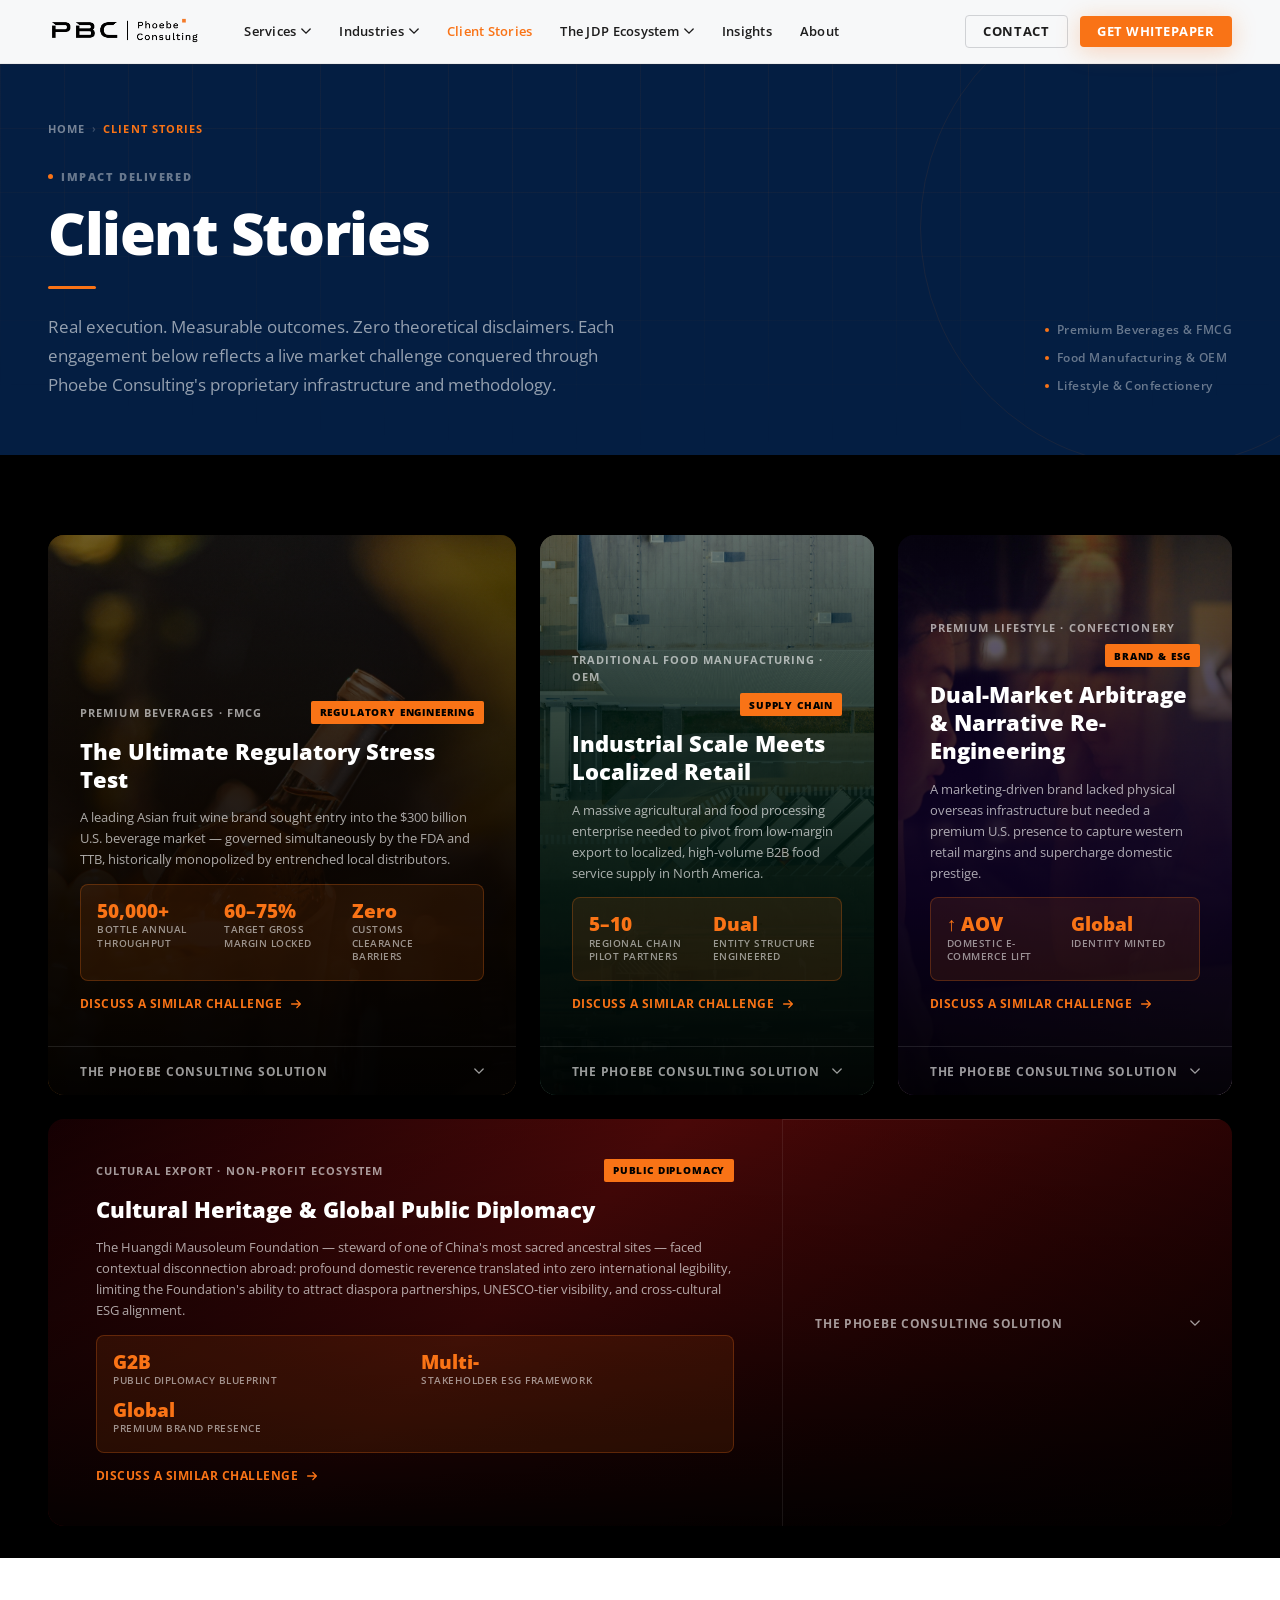
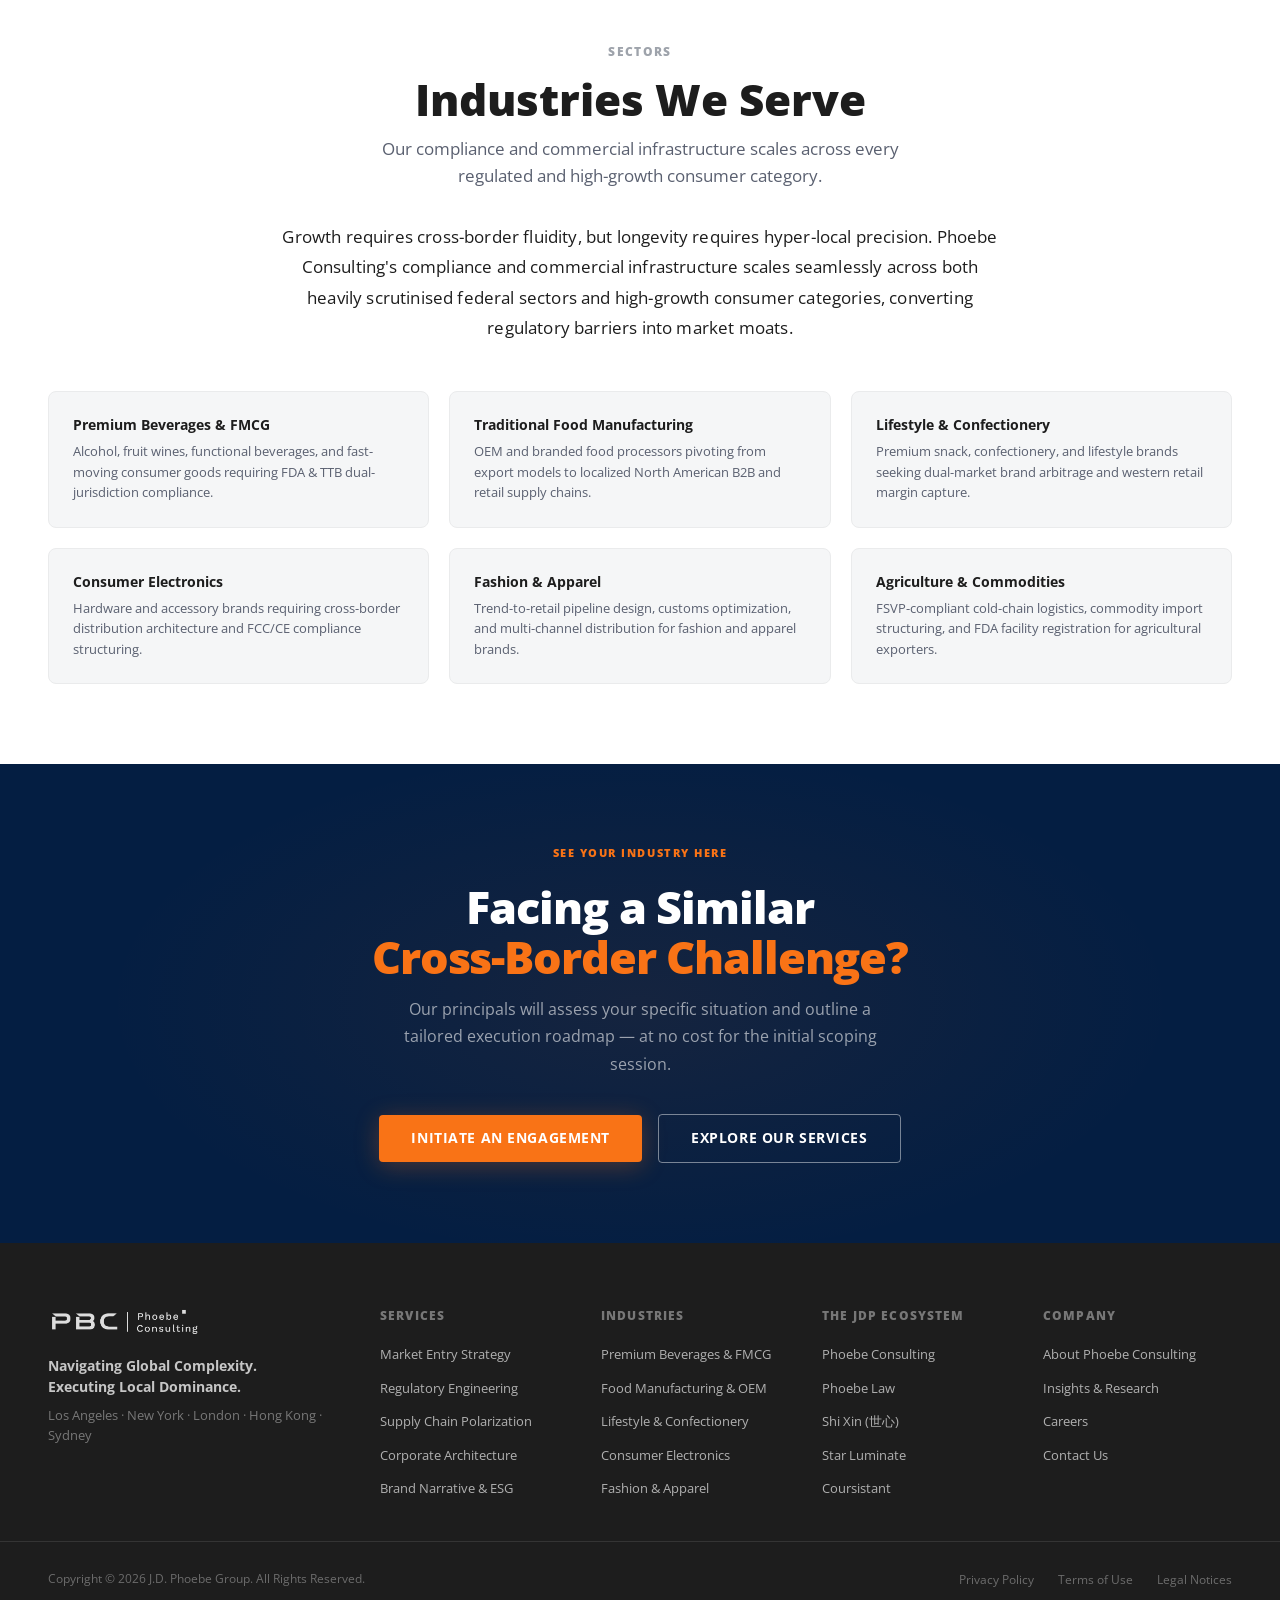
<file: client-stories.html>
<!DOCTYPE html>
<html lang="en">
<head>
  <meta charset="UTF-8" />
  <meta name="viewport" content="width=device-width, initial-scale=1.0" />
  <title>Client Stories | Phoebe Consulting — Impact Delivered</title>
  <!-- Favicon -->
  <link rel="icon" type="image/png" href="/images/favicon.png" sizes="32x32">
  <meta name="description" content="Real execution. Measurable outcomes. Deep-dive case studies across premium beverages, food manufacturing, and lifestyle brand categories." />
  <link rel="preconnect" href="https://fonts.googleapis.com" />
  <link rel="preconnect" href="https://fonts.gstatic.com" crossorigin />
  <link href="https://fonts.googleapis.com/css2?family=Open+Sans:ital,wght@0,300;0,400;0,600;0,700;0,800;1,400&display=swap" rel="stylesheet" />
  <link rel="stylesheet" href="/styles.css" />
</head>
<body>

  <!-- GLOBAL NAV -->
  <header class="site-header" id="site-header">
    <div class="header-inner">
      <a href="/" class="logo" aria-label="Phoebe Consulting Home">
        <img src="/images/logo-orange.png" alt="Phoebe Consulting" class="site-logo-img">
      </a>
      <nav class="primary-nav" aria-label="Primary navigation">
        <ul class="nav-list">
          <li class="nav-item has-mega" data-page="services">
            <button class="nav-link nav-trigger" aria-haspopup="true" aria-expanded="false">Services <svg class="chevron" viewBox="0 0 12 8" fill="none"><path d="M1 1l5 5 5-5" stroke="currentColor" stroke-width="1.6" stroke-linecap="round"/></svg></button>
            <div class="mega-panel" role="region" aria-label="Services menu">
              <div class="mega-inner">
                <div class="mega-col mega-col--label"><span class="mega-eyebrow">Capabilities</span><h3 class="mega-heading">Our Services</h3><p class="mega-desc">End-to-end execution across market entry, compliance, supply chain, legal architecture, and brand.</p><a href="/services" class="mega-cta">View Full Matrix →</a></div>
                <div class="mega-col"><ul class="mega-links"><li><a href="/services?tab=market-entry">Market Entry Strategy</a><span>Omnichannel execution &amp; distribution</span></li><li><a href="/services?tab=regulatory">Regulatory Engineering</a><span>FDA, TTB &amp; trade compliance</span></li><li><a href="/services?tab=supply-chain">Supply Chain Polarization</a><span>Logistics as a strategic moat</span></li></ul></div>
                <div class="mega-col"><ul class="mega-links"><li><a href="/services?tab=corporate">Corporate Architecture</a><span>Entity structuring &amp; executive mobility</span></li><li><a href="/services?tab=brand-esg">Brand Narrative &amp; ESG</a><span>Cultural translation &amp; brand equity</span></li><li><a href="/ecosystem?entity=law">Phoebe Law</a><span>Cross-border legal fortress</span></li></ul></div>
                <div class="mega-col mega-col--featured"><div class="mega-feature-card"><span class="mega-feature-tag">Featured</span><h4>The Bulk-to-Local Advantage</h4><p>How we engineer supply chains that legally bypass punitive tariffs and slash costs by 40–60%.</p><a href="/insights" class="mega-feature-link">Read Whitepaper →</a></div></div>
              </div>
            </div>
          </li>
          <li class="nav-item has-mega" data-page="industries">
            <button class="nav-link nav-trigger" aria-haspopup="true" aria-expanded="false">Industries <svg class="chevron" viewBox="0 0 12 8" fill="none"><path d="M1 1l5 5 5-5" stroke="currentColor" stroke-width="1.6" stroke-linecap="round"/></svg></button>
            <div class="mega-panel" role="region" aria-label="Industries menu">
              <div class="mega-inner">
                <div class="mega-col mega-col--label"><span class="mega-eyebrow">Sector Focus</span><h3 class="mega-heading">Industries</h3><p class="mega-desc">Deep vertical expertise across regulated and high-growth sectors.</p><a href="/industries" class="mega-cta">View All Sectors →</a></div>
                <div class="mega-col"><ul class="mega-links"><li><a href="/industries?sector=beverages">Premium Beverages &amp; FMCG</a><span>Alcohol, food &amp; CPG compliance</span></li><li><a href="/industries?sector=food">Traditional Food Manufacturing</a><span>OEM to branded supply</span></li><li><a href="/industries?sector=lifestyle">Lifestyle &amp; Confectionery</a><span>Dual-market brand arbitrage</span></li></ul></div>
                <div class="mega-col"><ul class="mega-links"><li><a href="/industries?sector=electronics">Consumer Electronics</a><span>Cross-border distribution</span></li><li><a href="/industries?sector=fashion">Fashion &amp; Apparel</a><span>Trend-to-retail pipelines</span></li><li><a href="/industries?sector=agriculture">Agriculture &amp; Commodities</a><span>FSVP &amp; cold-chain logistics</span></li></ul></div>
                <div class="mega-col mega-col--featured"><div class="mega-feature-card"><span class="mega-feature-tag">Case Study</span><h4>50,000+ Bottles. Zero Regulatory Barriers.</h4><p>How Phoebe Consulting unlocked the U.S. beverage market for a leading Asian fruit wine brand.</p><a href="/client-stories" class="mega-feature-link">Read Story →</a></div></div>
              </div>
            </div>
          </li>
          <li class="nav-item" data-page="client-stories"><a href="/client-stories" class="nav-link">Client Stories</a></li>
          <li class="nav-item has-mega" data-page="ecosystem">
            <button class="nav-link nav-trigger" aria-haspopup="true" aria-expanded="false">The JDP Ecosystem <svg class="chevron" viewBox="0 0 12 8" fill="none"><path d="M1 1l5 5 5-5" stroke="currentColor" stroke-width="1.6" stroke-linecap="round"/></svg></button>
            <div class="mega-panel" role="region" aria-label="Ecosystem menu">
              <div class="mega-inner">
                <div class="mega-col mega-col--label"><span class="mega-eyebrow">Integrated Platform</span><h3 class="mega-heading">The JDP Ecosystem</h3><p class="mega-desc">Four specialized entities. One unified execution engine.</p><a href="/ecosystem" class="mega-cta">Explore Network →</a></div>
                <div class="mega-col"><ul class="mega-links eco-links"><li><a href="/ecosystem?entity=consulting"><strong>Phoebe Consulting</strong></a><span>Market entry &amp; commercial execution</span></li><li><a href="/ecosystem?entity=law"><strong>Phoebe Law</strong></a><span>Cross-border legal architecture</span></li></ul></div>
                <div class="mega-col"><ul class="mega-links eco-links"><li><a href="/ecosystem?entity=shixin"><strong>Shi Xin (世心)</strong></a><span>Brand narrative &amp; ESG</span></li><li><a href="/ecosystem?entity=starluminate"><strong>Star Luminate</strong></a><span>Logistics &amp; warehousing</span></li></ul></div>
                <div class="mega-col mega-col--featured"><div class="mega-feature-card mega-feature-card--dark"><span class="mega-feature-tag">Network</span><h4>Institutional Track Record</h4><p>Verified track record of organizing and facilitating major trade initiatives and business matchmaking with provincial CCPIT branches.</p></div></div>
              </div>
            </div>
          </li>
          <li class="nav-item" data-page="insights"><a href="/insights" class="nav-link">Insights</a></li>
          <li class="nav-item" data-page="contact"><a href="/contact" class="nav-link">About</a></li>
        </ul>
      </nav>
      <div class="header-actions">
        <a href="/contact" class="btn btn--ghost btn--sm">Contact</a>
        <a href="/insights" class="btn btn--gold btn--sm">Get Whitepaper</a>
      </div>
      <button class="mobile-menu-toggle" aria-label="Open navigation menu" aria-expanded="false"><span></span><span></span><span></span></button>
    </div>
    <div class="mobile-nav" id="mobile-nav" aria-hidden="true">
      <ul class="mobile-nav-list">
        <li><a href="/services" class="mobile-nav-link">Services</a></li>
        <li><a href="/industries" class="mobile-nav-link">Industries</a></li>
        <li><a href="/client-stories" class="mobile-nav-link">Client Stories</a></li>
        <li><a href="/ecosystem" class="mobile-nav-link">The JDP Ecosystem</a></li>
        <li><a href="/insights" class="mobile-nav-link">Insights</a></li>
        <li><a href="/contact" class="mobile-nav-link">About &amp; Contact</a></li>
        <li><a href="/insights" class="btn btn--gold mobile-nav-btn">Get Whitepaper</a></li>
      </ul>
    </div>
  </header>

  <main>

    <!-- PAGE HERO -->
    <div class="page-hero">
      <div class="container">
        <nav class="breadcrumb" aria-label="Breadcrumb">
          <a href="/">Home</a>
          <span class="breadcrumb-sep">›</span>
          <span class="breadcrumb-current">Client Stories</span>
        </nav>
        <div class="page-hero-inner">
          <div>
            <div class="page-hero-eyebrow"><span class="dot"></span> Impact Delivered</div>
            <h1 class="page-hero-h1">Client Stories</h1>
            <span class="page-hero-line"></span>
            <p class="page-hero-sub">Real execution. Measurable outcomes. Zero theoretical disclaimers. Each engagement below reflects a live market challenge conquered through Phoebe Consulting's proprietary infrastructure and methodology.</p>
          </div>
          <div class="page-hero-meta">
            <div class="page-hero-meta-item"><span class="dot"></span> Premium Beverages &amp; FMCG</div>
            <div class="page-hero-meta-item"><span class="dot"></span> Food Manufacturing &amp; OEM</div>
            <div class="page-hero-meta-item"><span class="dot"></span> Lifestyle &amp; Confectionery</div>
          </div>
        </div>
      </div>
    </div>

    <!-- STORIES -->
    <section class="client-stories" id="client-stories" style="padding-bottom:2rem;">
      <div class="container">
        <div class="stories-grid">

          <div class="story-card story-card--featured fade-up">
            <div class="story-card-bg story-card-bg--1"><div class="story-overlay"></div></div>
            <div class="story-content">
              <div class="story-header">
                <span class="story-industry">Premium Beverages · FMCG</span>
                <span class="story-tag">Regulatory Engineering</span>
              </div>
              <h3 class="story-title">The Ultimate Regulatory Stress Test</h3>
              <p class="story-challenge">A leading Asian fruit wine brand sought entry into the $300 billion U.S. beverage market — governed simultaneously by the FDA and TTB, historically monopolized by entrenched local distributors.</p>
              <div class="story-metrics">
                <div class="metric"><span class="metric-value">50,000+</span><span class="metric-label">Bottle Annual Throughput</span></div>
                <div class="metric"><span class="metric-value">60–75%</span><span class="metric-label">Target Gross Margin Locked</span></div>
                <div class="metric"><span class="metric-value">Zero</span><span class="metric-label">Customs Clearance Barriers</span></div>
              </div>
              <a href="/contact" class="story-read-more">Discuss a Similar Challenge <svg viewBox="0 0 16 16" fill="none"><path d="M3 8h10M9 4l4 4-4 4" stroke="currentColor" stroke-width="1.5" stroke-linecap="round" stroke-linejoin="round"/></svg></a>
            </div>
            <div class="story-accordion">
              <button class="story-accordion-btn" aria-expanded="false">
                The Phoebe Consulting Solution <svg viewBox="0 0 12 8" fill="none"><path d="M1 1l5 5 5-5" stroke="currentColor" stroke-width="1.6" stroke-linecap="round"/></svg>
              </button>
              <div class="story-accordion-body">
                <ul>
                  <li>Bypassed third-party hurdles by deploying JDP Group's proprietary TTB import licenses and bilateral trade qualifications.</li>
                  <li>Engineered a "Bulk Import + Local Bottling" supply chain matrix, legally circumventing punitive tariffs on finished bottled goods.</li>
                  <li>Executed an omnichannel rollout, placing the product in high-end Asian gastronomy networks and digital Drizly-style platforms.</li>
                </ul>
              </div>
            </div>
          </div>

          <div class="story-card story-card--standard fade-up">
            <div class="story-card-bg story-card-bg--2"><div class="story-overlay"></div></div>
            <div class="story-content">
              <div class="story-header">
                <span class="story-industry">Traditional Food Manufacturing · OEM</span>
                <span class="story-tag">Supply Chain</span>
              </div>
              <h3 class="story-title">Industrial Scale Meets Localized Retail</h3>
              <p class="story-challenge">A massive agricultural and food processing enterprise needed to pivot from low-margin export to localized, high-volume B2B food service supply in North America.</p>
              <div class="story-metrics story-metrics--compact">
                <div class="metric"><span class="metric-value">5–10</span><span class="metric-label">Regional Chain Pilot Partners</span></div>
                <div class="metric"><span class="metric-value">Dual</span><span class="metric-label">Entity Structure Engineered</span></div>
              </div>
              <a href="/contact" class="story-read-more">Discuss a Similar Challenge <svg viewBox="0 0 16 16" fill="none"><path d="M3 8h10M9 4l4 4-4 4" stroke="currentColor" stroke-width="1.5" stroke-linecap="round" stroke-linejoin="round"/></svg></a>
            </div>
            <div class="story-accordion">
              <button class="story-accordion-btn" aria-expanded="false">
                The Phoebe Consulting Solution <svg viewBox="0 0 12 8" fill="none"><path d="M1 1l5 5 5-5" stroke="currentColor" stroke-width="1.6" stroke-linecap="round"/></svg>
              </button>
              <div class="story-accordion-body">
                <ul>
                  <li>Architected a dual-entity structure, legally isolating digital marketing operations from the high-liability physical food supply chain.</li>
                  <li>Translated "self-grown wheat &amp; stone-milling" capabilities into standardized FSVP protocols, securing buyer confidence.</li>
                  <li>Initiated localized pipeline validation, securing sample testing and pilot orders with 5–10 regional hotpot chains prior to mass inventory commitment.</li>
                </ul>
              </div>
            </div>
          </div>

          <div class="story-card story-card--standard fade-up">
            <div class="story-card-bg story-card-bg--3"><div class="story-overlay"></div></div>
            <div class="story-content">
              <div class="story-header">
                <span class="story-industry">Premium Lifestyle · Confectionery</span>
                <span class="story-tag">Brand &amp; ESG</span>
              </div>
              <h3 class="story-title">Dual-Market Arbitrage &amp; Narrative Re-Engineering</h3>
              <p class="story-challenge">A marketing-driven brand lacked physical overseas infrastructure but needed a premium U.S. presence to capture western retail margins and supercharge domestic prestige.</p>
              <div class="story-metrics story-metrics--compact">
                <div class="metric"><span class="metric-value">↑ AOV</span><span class="metric-label">Domestic E-Commerce Lift</span></div>
                <div class="metric"><span class="metric-value">Global</span><span class="metric-label">Identity Minted</span></div>
              </div>
              <a href="/contact" class="story-read-more">Discuss a Similar Challenge <svg viewBox="0 0 16 16" fill="none"><path d="M3 8h10M9 4l4 4-4 4" stroke="currentColor" stroke-width="1.5" stroke-linecap="round" stroke-linejoin="round"/></svg></a>
            </div>
            <div class="story-accordion">
              <button class="story-accordion-btn" aria-expanded="false">
                The Phoebe Consulting Solution <svg viewBox="0 0 12 8" fill="none"><path d="M1 1l5 5 5-5" stroke="currentColor" stroke-width="1.6" stroke-linecap="round"/></svg>
              </button>
              <div class="story-accordion-body">
                <ul>
                  <li>Re-engineered the brand narrative utilizing western classical folklore, transforming a standard chocolate product into an interactive "ticket-based" consumer experience.</li>
                  <li>Launched highly targeted physical retail testing in U.S. boutique channels.</li>
                  <li>Captured U.S. compliance milestones, buyer meetings, and retail placements as high-value PR content, feeding them back to domestic marketing teams.</li>
                </ul>
              </div>
            </div>
          </div>

          <div class="story-card story-card--full fade-up">
            <div class="story-card-bg story-card-bg--4"><div class="story-overlay"></div></div>
            <div class="story-content">
              <div class="story-header">
                <span class="story-industry">Cultural Export · Non-Profit Ecosystem</span>
                <span class="story-tag">Public Diplomacy</span>
              </div>
              <h3 class="story-title">Cultural Heritage &amp; Global Public Diplomacy</h3>
              <p class="story-challenge">The Huangdi Mausoleum Foundation — steward of one of China's most sacred ancestral sites — faced contextual disconnection abroad: profound domestic reverence translated into zero international legibility, limiting the Foundation's ability to attract diaspora partnerships, UNESCO-tier visibility, and cross-cultural ESG alignment.</p>
              <div class="story-metrics story-metrics--compact">
                <div class="metric"><span class="metric-value">G2B</span><span class="metric-label">Public Diplomacy Blueprint</span></div>
                <div class="metric"><span class="metric-value">Multi-</span><span class="metric-label">Stakeholder ESG Framework</span></div>
                <div class="metric"><span class="metric-value">Global</span><span class="metric-label">Premium Brand Presence</span></div>
              </div>
              <a href="/contact" class="story-read-more">Discuss a Similar Challenge <svg viewBox="0 0 16 16" fill="none"><path d="M3 8h10M9 4l4 4-4 4" stroke="currentColor" stroke-width="1.5" stroke-linecap="round" stroke-linejoin="round"/></svg></a>
            </div>
            <div class="story-accordion">
              <button class="story-accordion-btn" aria-expanded="false">
                The Phoebe Consulting Solution <svg viewBox="0 0 12 8" fill="none"><path d="M1 1l5 5 5-5" stroke="currentColor" stroke-width="1.6" stroke-linecap="round"/></svg>
              </button>
              <div class="story-accordion-body">
                <ul>
                  <li>Deployed the Shi Xin cultural narrative engine to reframe the Foundation's identity — from domestic sacred monument to globally resonant living-heritage institution.</li>
                  <li>Produced documentary-style storytelling assets for diaspora and international institutional audiences, calibrated for UNESCO, G2B, and cross-cultural ESG frameworks.</li>
                  <li>Architected community dialogue programming connecting overseas Chinese communities, academic institutions, and cultural NGOs to the Foundation's mission.</li>
                </ul>
              </div>
            </div>
          </div>

        </div>
      </div>
    </section>

    <!-- INDUSTRIES WE SERVE -->
    <section style="background:var(--white);padding:5rem 0;">
      <div class="container">
        <div class="section-header">
          <span class="section-eyebrow">Sectors</span>
          <h2 class="section-h2">Industries We Serve</h2>
          <p class="section-subtitle">Our compliance and commercial infrastructure scales across every regulated and high-growth consumer category.</p>
        </div>
        <p class="section-editorial">Growth requires cross-border fluidity, but longevity requires hyper-local precision. Phoebe Consulting's compliance and commercial infrastructure scales seamlessly across both heavily scrutinised federal sectors and high-growth consumer categories, converting regulatory barriers into market moats.</p>
        <div style="display:grid;grid-template-columns:repeat(3,1fr);gap:1.25rem;margin-top:2.5rem;">
          <div class="capability-card fade-up">
            <h4>Premium Beverages &amp; FMCG</h4>
            <p>Alcohol, fruit wines, functional beverages, and fast-moving consumer goods requiring FDA &amp; TTB dual-jurisdiction compliance.</p>
          </div>
          <div class="capability-card fade-up">
            <h4>Traditional Food Manufacturing</h4>
            <p>OEM and branded food processors pivoting from export models to localized North American B2B and retail supply chains.</p>
          </div>
          <div class="capability-card fade-up">
            <h4>Lifestyle &amp; Confectionery</h4>
            <p>Premium snack, confectionery, and lifestyle brands seeking dual-market brand arbitrage and western retail margin capture.</p>
          </div>
          <div class="capability-card fade-up">
            <h4>Consumer Electronics</h4>
            <p>Hardware and accessory brands requiring cross-border distribution architecture and FCC/CE compliance structuring.</p>
          </div>
          <div class="capability-card fade-up">
            <h4>Fashion &amp; Apparel</h4>
            <p>Trend-to-retail pipeline design, customs optimization, and multi-channel distribution for fashion and apparel brands.</p>
          </div>
          <div class="capability-card fade-up">
            <h4>Agriculture &amp; Commodities</h4>
            <p>FSVP-compliant cold-chain logistics, commodity import structuring, and FDA facility registration for agricultural exporters.</p>
          </div>
        </div>
      </div>
    </section>

    <!-- CTA -->
    <section class="cta-strip">
      <div class="container">
        <span class="cta-strip-eyebrow">See Your Industry Here</span>
        <h2>Facing a Similar<br/><em>Cross-Border Challenge?</em></h2>
        <p>Our principals will assess your specific situation and outline a tailored execution roadmap — at no cost for the initial scoping session.</p>
        <div class="cta-strip-actions">
          <a href="/contact" class="btn btn--gold btn--lg">Initiate an Engagement</a>
          <a href="/services" class="btn btn--outline-white btn--lg">Explore Our Services</a>
        </div>
      </div>
    </section>

  </main>

  <!-- GLOBAL FOOTER -->
  <footer class="site-footer">
    <div class="footer-top"><div class="container"><div class="footer-grid">
      <div class="footer-brand"><a href="/" class="logo logo--footer"><img src="/images/logo-orange.png" alt="Phoebe Consulting" class="site-logo-img"></a><p class="footer-tagline">Navigating Global Complexity.<br/>Executing Local Dominance.</p><p class="footer-brand-desc">Los Angeles · New York · London · Hong Kong · Sydney</p></div>
      <div class="footer-col"><h5 class="footer-col-heading">Services</h5><ul class="footer-links"><li><a href="/services?tab=market-entry">Market Entry Strategy</a></li><li><a href="/services?tab=regulatory">Regulatory Engineering</a></li><li><a href="/services?tab=supply-chain">Supply Chain Polarization</a></li><li><a href="/services?tab=corporate">Corporate Architecture</a></li><li><a href="/services?tab=brand-esg">Brand Narrative &amp; ESG</a></li></ul></div>
      <div class="footer-col"><h5 class="footer-col-heading">Industries</h5><ul class="footer-links"><li><a href="/industries?sector=beverages">Premium Beverages &amp; FMCG</a></li><li><a href="/industries?sector=food">Food Manufacturing &amp; OEM</a></li><li><a href="/industries?sector=lifestyle">Lifestyle &amp; Confectionery</a></li><li><a href="/industries?sector=electronics">Consumer Electronics</a></li><li><a href="/industries?sector=fashion">Fashion &amp; Apparel</a></li></ul></div>
      <div class="footer-col"><h5 class="footer-col-heading">The JDP Ecosystem</h5><ul class="footer-links"><li><a href="/ecosystem?entity=consulting">Phoebe Consulting</a></li><li><a href="/ecosystem?entity=law">Phoebe Law</a></li><li><a href="/ecosystem?entity=shixin">Shi Xin (世心)</a></li><li><a href="/ecosystem?entity=starluminate">Star Luminate</a></li><li><a href="https://coursistant.com" target="_blank" rel="noopener noreferrer">Coursistant</a></li></ul></div>
      <div class="footer-col"><h5 class="footer-col-heading">Company</h5><ul class="footer-links"><li><a href="/contact">About Phoebe Consulting</a></li><li><a href="/insights">Insights &amp; Research</a></li><li><a href="/contact">Careers</a></li><li><a href="/contact">Contact Us</a></li></ul></div>
    </div></div></div>
    <div class="footer-bottom"><div class="container"><div class="footer-bottom-inner"><p class="footer-copy">Copyright &copy; 2026 J.D. Phoebe Group. All Rights Reserved.</p><ul class="footer-legal"><li><a href="#">Privacy Policy</a></li><li><a href="#">Terms of Use</a></li><li><a href="#">Legal Notices</a></li></ul></div></div></div>
  </footer>

  <script src="/main.js"></script>
</body>
</html>
</file>
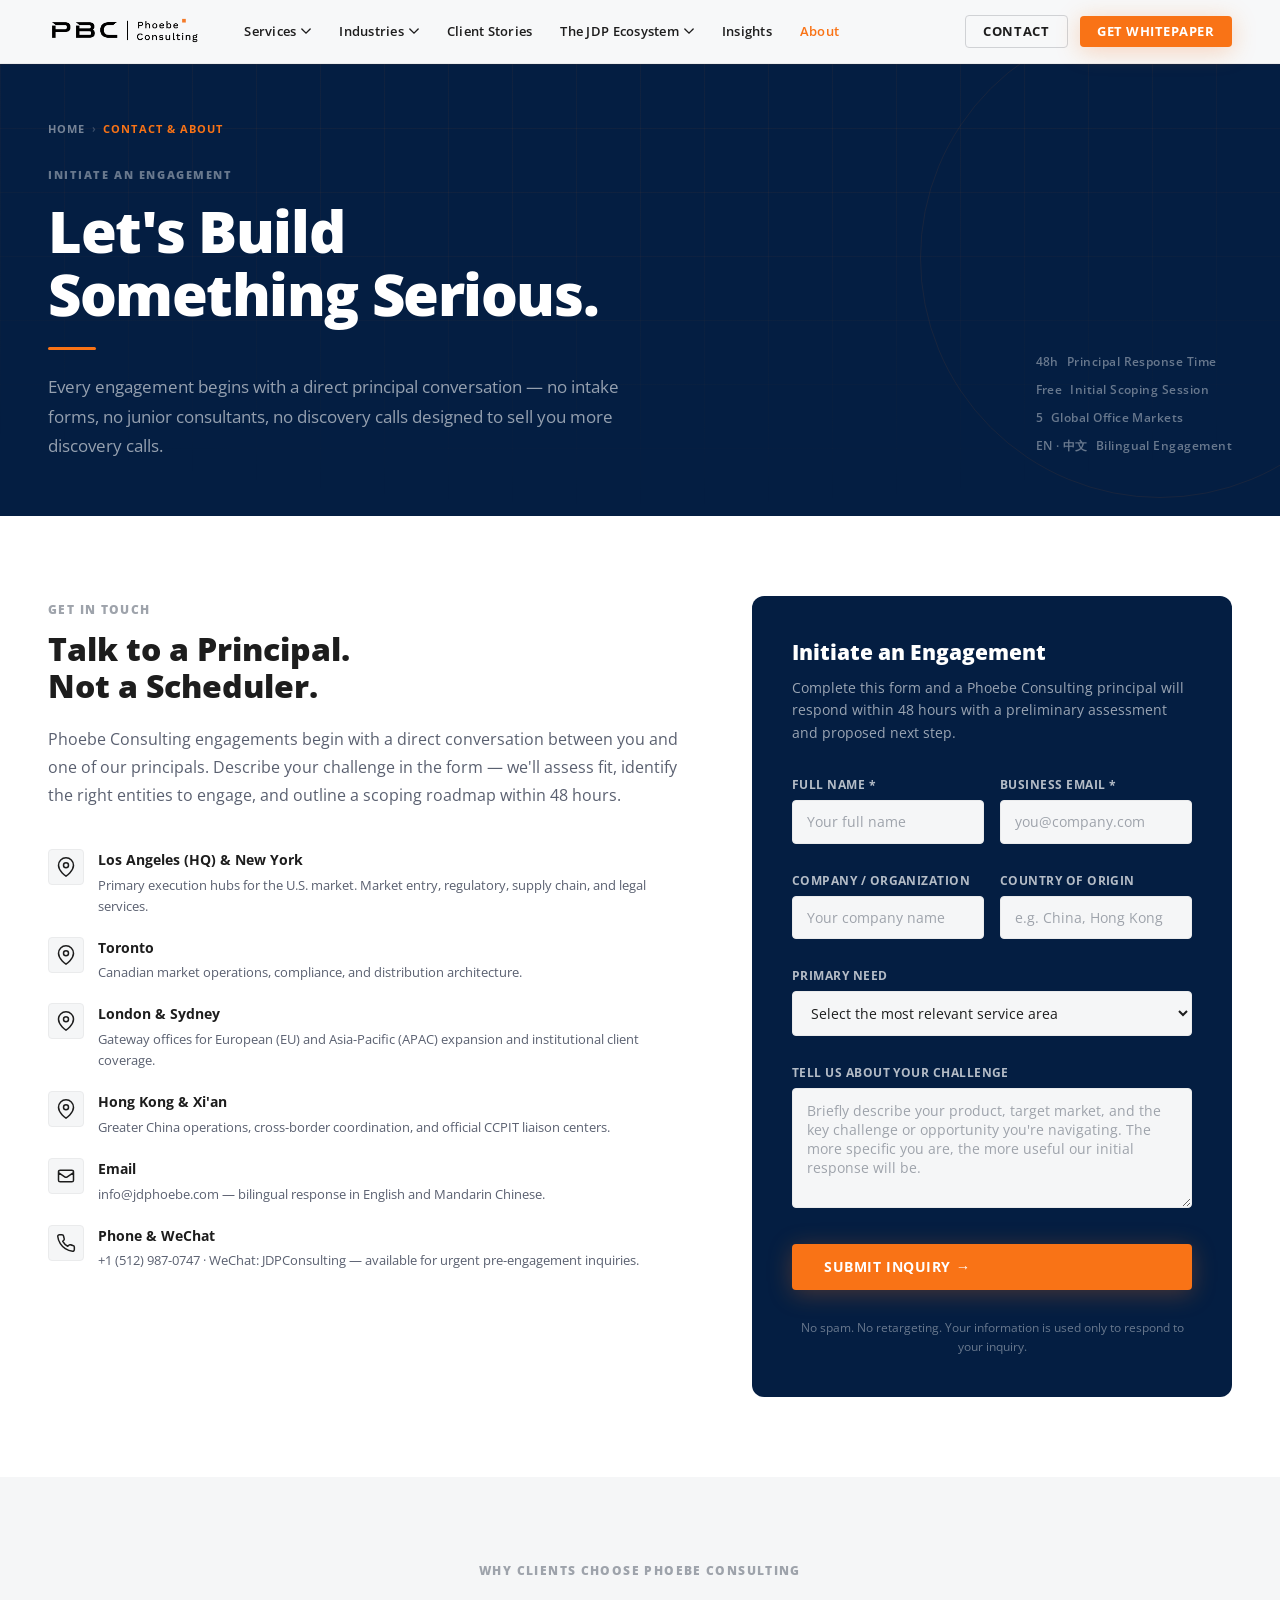
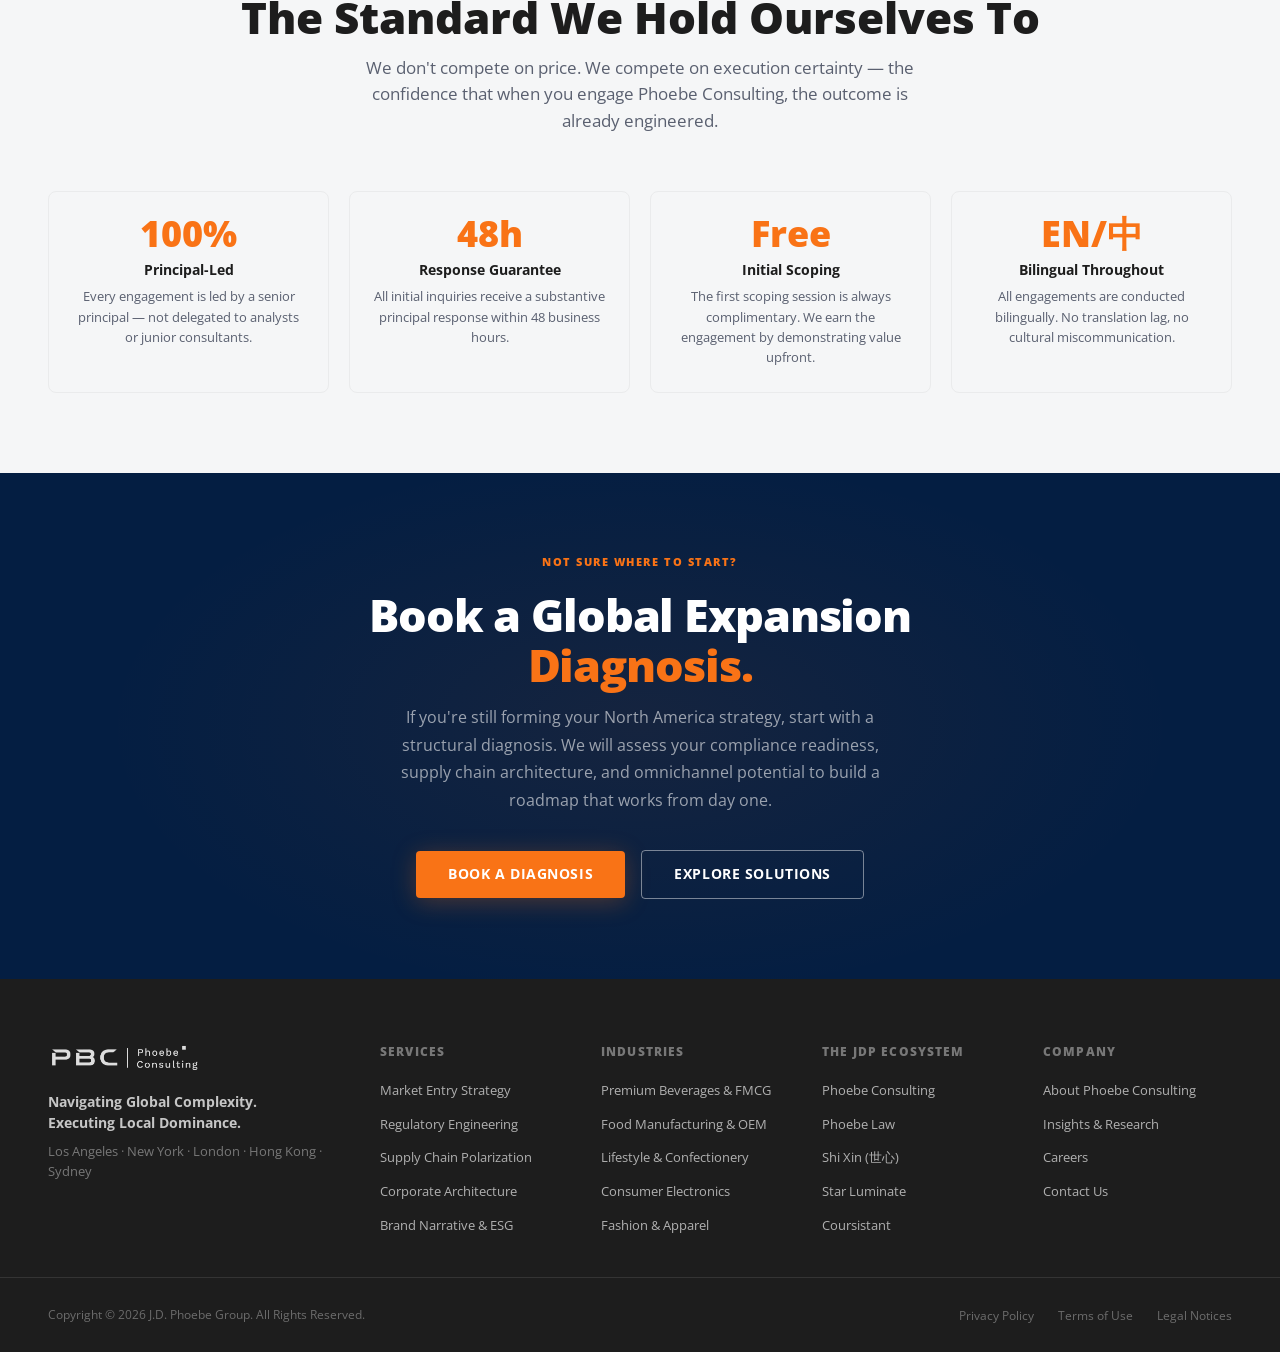
<file: contact.html>
<!DOCTYPE html>
<html lang="en">
<head>
  <meta charset="UTF-8" />
  <meta name="viewport" content="width=device-width, initial-scale=1.0" />
  <title>Contact & About | Phoebe Consulting — Start Your Engagement</title>
  <!-- Favicon -->
  <link rel="icon" type="image/png" href="/images/favicon.png" sizes="32x32">
  <meta name="description" content="Initiate an engagement with Phoebe Consulting. Speak directly with a principal about your cross-border market entry, regulatory, legal, or supply chain challenge." />
  <link rel="preconnect" href="https://fonts.googleapis.com" />
  <link rel="preconnect" href="https://fonts.gstatic.com" crossorigin />
  <link href="https://fonts.googleapis.com/css2?family=Open+Sans:ital,wght@0,300;0,400;0,600;0,700;0,800;1,400&display=swap" rel="stylesheet" />
  <link rel="stylesheet" href="/styles.css" />
</head>
<body>

  <!-- GLOBAL NAV -->
  <header class="site-header" id="site-header">
    <div class="header-inner">
      <a href="/" class="logo" aria-label="Phoebe Consulting Home">
        <img src="/images/logo-orange.png" alt="Phoebe Consulting" class="site-logo-img">
      </a>
      <nav class="primary-nav" aria-label="Primary navigation">
        <ul class="nav-list">
          <li class="nav-item has-mega" data-page="services">
            <button class="nav-link nav-trigger" aria-haspopup="true" aria-expanded="false">Services <svg class="chevron" viewBox="0 0 12 8" fill="none"><path d="M1 1l5 5 5-5" stroke="currentColor" stroke-width="1.6" stroke-linecap="round"/></svg></button>
            <div class="mega-panel" role="region" aria-label="Services menu">
              <div class="mega-inner">
                <div class="mega-col mega-col--label"><span class="mega-eyebrow">Capabilities</span><h3 class="mega-heading">Our Services</h3><p class="mega-desc">End-to-end execution across market entry, compliance, supply chain, legal architecture, and brand.</p><a href="/services" class="mega-cta">View Full Matrix →</a></div>
                <div class="mega-col"><ul class="mega-links"><li><a href="/services?tab=market-entry">Market Entry Strategy</a><span>Omnichannel execution &amp; distribution</span></li><li><a href="/services?tab=regulatory">Regulatory Engineering</a><span>FDA, TTB &amp; trade compliance</span></li><li><a href="/services?tab=supply-chain">Supply Chain Polarization</a><span>Logistics as a strategic moat</span></li></ul></div>
                <div class="mega-col"><ul class="mega-links"><li><a href="/services?tab=corporate">Corporate Architecture</a><span>Entity structuring &amp; executive mobility</span></li><li><a href="/services?tab=brand-esg">Brand Narrative &amp; ESG</a><span>Cultural translation &amp; brand equity</span></li><li><a href="/ecosystem?entity=law">Phoebe Law</a><span>Cross-border legal fortress</span></li></ul></div>
                <div class="mega-col mega-col--featured"><div class="mega-feature-card"><span class="mega-feature-tag">Featured</span><h4>The Bulk-to-Local Advantage</h4><p>How we engineer supply chains that legally bypass punitive tariffs and slash costs by 40–60%.</p><a href="/insights" class="mega-feature-link">Read Whitepaper →</a></div></div>
              </div>
            </div>
          </li>
          <li class="nav-item has-mega" data-page="industries">
            <button class="nav-link nav-trigger" aria-haspopup="true" aria-expanded="false">Industries <svg class="chevron" viewBox="0 0 12 8" fill="none"><path d="M1 1l5 5 5-5" stroke="currentColor" stroke-width="1.6" stroke-linecap="round"/></svg></button>
            <div class="mega-panel" role="region" aria-label="Industries menu">
              <div class="mega-inner">
                <div class="mega-col mega-col--label"><span class="mega-eyebrow">Sector Focus</span><h3 class="mega-heading">Industries</h3><p class="mega-desc">Deep vertical expertise across regulated and high-growth sectors.</p><a href="/industries" class="mega-cta">View All Sectors →</a></div>
                <div class="mega-col"><ul class="mega-links"><li><a href="/industries?sector=beverages">Premium Beverages &amp; FMCG</a><span>Alcohol, food &amp; CPG compliance</span></li><li><a href="/industries?sector=food">Traditional Food Manufacturing</a><span>OEM to branded supply</span></li><li><a href="/industries?sector=lifestyle">Lifestyle &amp; Confectionery</a><span>Dual-market brand arbitrage</span></li></ul></div>
                <div class="mega-col"><ul class="mega-links"><li><a href="/industries?sector=electronics">Consumer Electronics</a><span>Cross-border distribution</span></li><li><a href="/industries?sector=fashion">Fashion &amp; Apparel</a><span>Trend-to-retail pipelines</span></li><li><a href="/industries?sector=agriculture">Agriculture &amp; Commodities</a><span>FSVP &amp; cold-chain logistics</span></li></ul></div>
                <div class="mega-col mega-col--featured"><div class="mega-feature-card"><span class="mega-feature-tag">Case Study</span><h4>50,000+ Bottles. Zero Regulatory Barriers.</h4><p>How Phoebe Consulting unlocked the U.S. beverage market for a leading Asian fruit wine brand.</p><a href="/client-stories" class="mega-feature-link">Read Story →</a></div></div>
              </div>
            </div>
          </li>
          <li class="nav-item" data-page="client-stories"><a href="/client-stories" class="nav-link">Client Stories</a></li>
          <li class="nav-item has-mega" data-page="ecosystem">
            <button class="nav-link nav-trigger" aria-haspopup="true" aria-expanded="false">The JDP Ecosystem <svg class="chevron" viewBox="0 0 12 8" fill="none"><path d="M1 1l5 5 5-5" stroke="currentColor" stroke-width="1.6" stroke-linecap="round"/></svg></button>
            <div class="mega-panel" role="region" aria-label="Ecosystem menu">
              <div class="mega-inner">
                <div class="mega-col mega-col--label"><span class="mega-eyebrow">Integrated Platform</span><h3 class="mega-heading">The JDP Ecosystem</h3><p class="mega-desc">Four specialized entities. One unified execution engine.</p><a href="/ecosystem" class="mega-cta">Explore Network →</a></div>
                <div class="mega-col"><ul class="mega-links eco-links"><li><a href="/ecosystem?entity=consulting"><strong>Phoebe Consulting</strong></a><span>Market entry &amp; commercial execution</span></li><li><a href="/ecosystem?entity=law"><strong>Phoebe Law</strong></a><span>Cross-border legal architecture</span></li></ul></div>
                <div class="mega-col"><ul class="mega-links eco-links"><li><a href="/ecosystem?entity=shixin"><strong>Shi Xin (世心)</strong></a><span>Brand narrative &amp; ESG</span></li><li><a href="/ecosystem?entity=starluminate"><strong>Star Luminate</strong></a><span>Logistics &amp; warehousing</span></li></ul></div>
                <div class="mega-col mega-col--featured"><div class="mega-feature-card mega-feature-card--dark"><span class="mega-feature-tag">Network</span><h4>Institutional Track Record</h4><p>Verified track record of organizing and facilitating major trade initiatives and business matchmaking with provincial CCPIT branches.</p></div></div>
              </div>
            </div>
          </li>
          <li class="nav-item" data-page="insights"><a href="/insights" class="nav-link">Insights</a></li>
          <li class="nav-item" data-page="contact"><a href="/contact" class="nav-link">About</a></li>
        </ul>
      </nav>
      <div class="header-actions">
        <a href="/contact" class="btn btn--ghost btn--sm">Contact</a>
        <a href="/insights" class="btn btn--gold btn--sm">Get Whitepaper</a>
      </div>
      <button class="mobile-menu-toggle" aria-label="Open navigation menu" aria-expanded="false"><span></span><span></span><span></span></button>
    </div>
    <div class="mobile-nav" id="mobile-nav" aria-hidden="true">
      <ul class="mobile-nav-list">
        <li><a href="/services" class="mobile-nav-link">Services</a></li>
        <li><a href="/industries" class="mobile-nav-link">Industries</a></li>
        <li><a href="/client-stories" class="mobile-nav-link">Client Stories</a></li>
        <li><a href="/ecosystem" class="mobile-nav-link">The JDP Ecosystem</a></li>
        <li><a href="/insights" class="mobile-nav-link">Insights</a></li>
        <li><a href="/contact" class="mobile-nav-link">About &amp; Contact</a></li>
        <li><a href="/insights" class="btn btn--gold mobile-nav-btn">Get Whitepaper</a></li>
      </ul>
    </div>
  </header>

  <main>

    <!-- PAGE HERO -->
    <section class="page-hero">
      <div class="page-hero-bg"></div>
      <div class="container page-hero-inner">
        <div>
          <nav class="breadcrumb" aria-label="Breadcrumb">
            <a href="/">Home</a>
            <span class="breadcrumb-sep">›</span>
            <span class="breadcrumb-current">Contact &amp; About</span>
          </nav>
          <span class="page-hero-eyebrow">Initiate an Engagement</span>
          <h1 class="page-hero-h1">Let's Build<br/>Something Serious.</h1>
          <div class="page-hero-line"></div>
          <p class="page-hero-sub">Every engagement begins with a direct principal conversation — no intake forms, no junior consultants, no discovery calls designed to sell you more discovery calls.</p>
        </div>
        <div class="page-hero-meta">
          <div class="page-hero-meta-item"><span class="page-hero-meta-val">48h</span><span class="page-hero-meta-lbl">Principal Response Time</span></div>
          <div class="page-hero-meta-item"><span class="page-hero-meta-val">Free</span><span class="page-hero-meta-lbl">Initial Scoping Session</span></div>
          <div class="page-hero-meta-item"><span class="page-hero-meta-val">5</span><span class="page-hero-meta-lbl">Global Office Markets</span></div>
          <div class="page-hero-meta-item"><span class="page-hero-meta-val">EN · 中文</span><span class="page-hero-meta-lbl">Bilingual Engagement</span></div>
        </div>
      </div>
    </section>

    <!-- TIER 1: CONTACT GRID -->
    <section style="background:var(--white);padding:5rem 0;">
      <div class="container">
        <div class="contact-page-layout">

          <!-- LEFT: Branch locations & contact details -->
          <div>
            <span class="section-eyebrow">Get in Touch</span>
            <h2 class="section-h2" style="font-size:2rem;margin-bottom:1.25rem;">Talk to a Principal.<br/>Not a Scheduler.</h2>
            <p style="color:var(--gray-600);line-height:1.75;margin-bottom:2.5rem;">Phoebe Consulting engagements begin with a direct conversation between you and one of our principals. Describe your challenge in the form — we'll assess fit, identify the right entities to engage, and outline a scoping roadmap within 48 hours.</p>

            <div class="contact-method-list">
              <div class="contact-method">
                <div class="contact-method-icon">
                  <svg viewBox="0 0 24 24" fill="none" width="20" height="20"><path d="M21 10c0 7-9 13-9 13s-9-6-9-13a9 9 0 0118 0z" stroke="currentColor" stroke-width="1.8"/><circle cx="12" cy="10" r="3" stroke="currentColor" stroke-width="1.8"/></svg>
                </div>
                <div>
                  <h5 style="font-size:.85rem;font-weight:700;color:var(--charcoal);margin-bottom:.25rem;">Los Angeles (HQ) &amp; New York</h5>
                  <p style="font-size:.82rem;color:var(--gray-600);line-height:1.6;margin:0;">Primary execution hubs for the U.S. market. Market entry, regulatory, supply chain, and legal services.</p>
                </div>
              </div>
              <div class="contact-method">
                <div class="contact-method-icon">
                  <svg viewBox="0 0 24 24" fill="none" width="20" height="20"><path d="M21 10c0 7-9 13-9 13s-9-6-9-13a9 9 0 0118 0z" stroke="currentColor" stroke-width="1.8"/><circle cx="12" cy="10" r="3" stroke="currentColor" stroke-width="1.8"/></svg>
                </div>
                <div>
                  <h5 style="font-size:.85rem;font-weight:700;color:var(--charcoal);margin-bottom:.25rem;">Toronto</h5>
                  <p style="font-size:.82rem;color:var(--gray-600);line-height:1.6;margin:0;">Canadian market operations, compliance, and distribution architecture.</p>
                </div>
              </div>
              <div class="contact-method">
                <div class="contact-method-icon">
                  <svg viewBox="0 0 24 24" fill="none" width="20" height="20"><path d="M21 10c0 7-9 13-9 13s-9-6-9-13a9 9 0 0118 0z" stroke="currentColor" stroke-width="1.8"/><circle cx="12" cy="10" r="3" stroke="currentColor" stroke-width="1.8"/></svg>
                </div>
                <div>
                  <h5 style="font-size:.85rem;font-weight:700;color:var(--charcoal);margin-bottom:.25rem;">London &amp; Sydney</h5>
                  <p style="font-size:.82rem;color:var(--gray-600);line-height:1.6;margin:0;">Gateway offices for European (EU) and Asia-Pacific (APAC) expansion and institutional client coverage.</p>
                </div>
              </div>
              <div class="contact-method">
                <div class="contact-method-icon">
                  <svg viewBox="0 0 24 24" fill="none" width="20" height="20"><path d="M21 10c0 7-9 13-9 13s-9-6-9-13a9 9 0 0118 0z" stroke="currentColor" stroke-width="1.8"/><circle cx="12" cy="10" r="3" stroke="currentColor" stroke-width="1.8"/></svg>
                </div>
                <div>
                  <h5 style="font-size:.85rem;font-weight:700;color:var(--charcoal);margin-bottom:.25rem;">Hong Kong &amp; Xi'an</h5>
                  <p style="font-size:.82rem;color:var(--gray-600);line-height:1.6;margin:0;">Greater China operations, cross-border coordination, and official CCPIT liaison centers.</p>
                </div>
              </div>
              <div class="contact-method">
                <div class="contact-method-icon">
                  <svg viewBox="0 0 24 24" fill="none" width="20" height="20"><path d="M3 8l7.89 5.26a2 2 0 002.22 0L21 8M5 19h14a2 2 0 002-2V7a2 2 0 00-2-2H5a2 2 0 00-2 2v10a2 2 0 002 2z" stroke="currentColor" stroke-width="1.8" stroke-linecap="round" stroke-linejoin="round"/></svg>
                </div>
                <div>
                  <h5 style="font-size:.85rem;font-weight:700;color:var(--charcoal);margin-bottom:.25rem;">Email</h5>
                  <p style="font-size:.82rem;color:var(--gray-600);line-height:1.6;margin:0;">info@jdphoebe.com — bilingual response in English and Mandarin Chinese.</p>
                </div>
              </div>
              <div class="contact-method">
                <div class="contact-method-icon">
                  <svg viewBox="0 0 24 24" fill="none" width="20" height="20"><path d="M22 16.92v3a2 2 0 01-2.18 2 19.79 19.79 0 01-8.63-3.07 19.5 19.5 0 01-6-6A19.79 19.79 0 012.12 4.18 2 2 0 014.11 2h3a2 2 0 012 1.72c.127.96.361 1.903.7 2.81a2 2 0 01-.45 2.11L8.09 9.91a16 16 0 006 6l1.27-1.27a2 2 0 012.11-.45c.907.339 1.85.573 2.81.7A2 2 0 0122 16.92z" stroke="currentColor" stroke-width="1.8" stroke-linecap="round" stroke-linejoin="round"/></svg>
                </div>
                <div>
                  <h5 style="font-size:.85rem;font-weight:700;color:var(--charcoal);margin-bottom:.25rem;">Phone &amp; WeChat</h5>
                  <p style="font-size:.82rem;color:var(--gray-600);line-height:1.6;margin:0;">+1 (512) 987-0747 · WeChat: JDPConsulting — available for urgent pre-engagement inquiries.</p>
                </div>
              </div>
            </div>
          </div>

          <!-- RIGHT: Inquiry Form -->
          <div>
            <div style="background:var(--navy);padding:2.5rem;border-radius:12px;">
              <h3 style="color:var(--white);font-size:1.3rem;font-weight:800;margin-bottom:.5rem;">Initiate an Engagement</h3>
              <p style="color:rgba(255,255,255,.6);font-size:.875rem;margin-bottom:2rem;">Complete this form and a Phoebe Consulting principal will respond within 48 hours with a preliminary assessment and proposed next step.</p>

              <form class="contact-form" id="contact-form" novalidate>
                <div style="display:grid;grid-template-columns:1fr 1fr;gap:1rem;">
                  <div class="form-group">
                    <label class="form-label" for="contact-name" style="color:rgba(255,255,255,.7);">Full Name *</label>
                    <input class="form-input" id="contact-name" name="name" type="text" placeholder="Your full name" required />
                  </div>
                  <div class="form-group">
                    <label class="form-label" for="contact-email" style="color:rgba(255,255,255,.7);">Business Email *</label>
                    <input class="form-input" id="contact-email" name="email" type="email" placeholder="you@company.com" required />
                  </div>
                </div>
                <div style="display:grid;grid-template-columns:1fr 1fr;gap:1rem;margin-top:1rem;">
                  <div class="form-group">
                    <label class="form-label" for="contact-company" style="color:rgba(255,255,255,.7);">Company / Organization</label>
                    <input class="form-input" id="contact-company" name="company" type="text" placeholder="Your company name" />
                  </div>
                  <div class="form-group">
                    <label class="form-label" for="contact-country" style="color:rgba(255,255,255,.7);">Country of Origin</label>
                    <input class="form-input" id="contact-country" name="country" type="text" placeholder="e.g. China, Hong Kong" />
                  </div>
                </div>
                <div class="form-group" style="margin-top:1rem;">
                  <label class="form-label" for="contact-service" style="color:rgba(255,255,255,.7);">Primary Need</label>
                  <select class="form-input" id="contact-service" name="service">
                    <option value="" disabled selected>Select the most relevant service area</option>
                    <option>Market Entry Strategy &amp; Distribution</option>
                    <option>FDA / TTB Regulatory Compliance</option>
                    <option>Supply Chain &amp; Logistics Architecture</option>
                    <option>Corporate Entity Structuring</option>
                    <option>Legal — Immigration &amp; Visa</option>
                    <option>Legal — Trade &amp; Import/Export</option>
                    <option>Brand Narrative &amp; ESG</option>
                    <option>Full Ecosystem Engagement</option>
                    <option>Other / Not Sure Yet</option>
                  </select>
                </div>
                <div class="form-group" style="margin-top:1rem;">
                  <label class="form-label" for="contact-message" style="color:rgba(255,255,255,.7);">Tell Us About Your Challenge</label>
                  <textarea class="form-input" id="contact-message" name="message" rows="5" placeholder="Briefly describe your product, target market, and the key challenge or opportunity you're navigating. The more specific you are, the more useful our initial response will be."></textarea>
                </div>
                <button class="btn btn--gold btn--lg" type="submit" style="width:100%;margin-top:1.5rem;">Submit Inquiry →</button>
                <p style="font-size:.75rem;color:rgba(255,255,255,.4);margin-top:1rem;text-align:center;">No spam. No retargeting. Your information is used only to respond to your inquiry.</p>
              </form>

              <div class="form-success" id="contact-success">
                <svg viewBox="0 0 24 24" fill="none" width="24" height="24"><circle cx="12" cy="12" r="10" stroke="var(--gold)" stroke-width="2"/><path d="M8 12l3 3 5-6" stroke="var(--gold)" stroke-width="2" stroke-linecap="round" stroke-linejoin="round"/></svg>
                <span>Your inquiry has been received. A Phoebe Consulting principal will be in touch within 48 hours.</span>
              </div>
            </div>
          </div>

        </div>
      </div>
    </section>

    <!-- WHY PHOEBE CONSULTING SECTION -->
    <section style="background:var(--pearl);padding:5rem 0;">
      <div class="container">
        <div class="section-header">
          <span class="section-eyebrow">Why Clients Choose Phoebe Consulting</span>
          <h2 class="section-h2">The Standard We Hold Ourselves To</h2>
          <p class="section-subtitle">We don't compete on price. We compete on execution certainty — the confidence that when you engage Phoebe Consulting, the outcome is already engineered.</p>
        </div>
        <div style="display:grid;grid-template-columns:repeat(4,1fr);gap:1.25rem;margin-top:2.5rem;">
          <div class="capability-card fade-up" style="text-align:center;">
            <div style="font-size:2.25rem;font-weight:800;color:var(--gold);line-height:1;margin-bottom:.5rem;">100%</div>
            <h4 style="font-size:.9rem;">Principal-Led</h4>
            <p style="font-size:.8rem;">Every engagement is led by a senior principal — not delegated to analysts or junior consultants.</p>
          </div>
          <div class="capability-card fade-up" style="text-align:center;">
            <div style="font-size:2.25rem;font-weight:800;color:var(--gold);line-height:1;margin-bottom:.5rem;">48h</div>
            <h4 style="font-size:.9rem;">Response Guarantee</h4>
            <p style="font-size:.8rem;">All initial inquiries receive a substantive principal response within 48 business hours.</p>
          </div>
          <div class="capability-card fade-up" style="text-align:center;">
            <div style="font-size:2.25rem;font-weight:800;color:var(--gold);line-height:1;margin-bottom:.5rem;">Free</div>
            <h4 style="font-size:.9rem;">Initial Scoping</h4>
            <p style="font-size:.8rem;">The first scoping session is always complimentary. We earn the engagement by demonstrating value upfront.</p>
          </div>
          <div class="capability-card fade-up" style="text-align:center;">
            <div style="font-size:2.25rem;font-weight:800;color:var(--gold);line-height:1;margin-bottom:.5rem;">EN/中</div>
            <h4 style="font-size:.9rem;">Bilingual Throughout</h4>
            <p style="font-size:.8rem;">All engagements are conducted bilingually. No translation lag, no cultural miscommunication.</p>
          </div>
        </div>
      </div>
    </section>

    <!-- CTA -->
    <section class="cta-strip">
      <div class="container">
        <span class="cta-strip-eyebrow">Not Sure Where to Start?</span>
        <h2>Book a Global Expansion<br/><em>Diagnosis.</em></h2>
        <p>If you're still forming your North America strategy, start with a structural diagnosis. We will assess your compliance readiness, supply chain architecture, and omnichannel potential to build a roadmap that works from day one.</p>
        <div class="cta-strip-actions">
          <a href="/contact" class="btn btn--gold btn--lg">Book a Diagnosis</a>
          <a href="/services" class="btn btn--outline-white btn--lg">Explore Solutions</a>
        </div>
      </div>
    </section>

  </main>

  <!-- GLOBAL FOOTER -->
  <footer class="site-footer">
    <div class="footer-top"><div class="container"><div class="footer-grid">
      <div class="footer-brand"><a href="/" class="logo logo--footer"><img src="/images/logo-orange.png" alt="Phoebe Consulting" class="site-logo-img"></a><p class="footer-tagline">Navigating Global Complexity.<br/>Executing Local Dominance.</p><p class="footer-brand-desc">Los Angeles · New York · London · Hong Kong · Sydney</p></div>
      <div class="footer-col"><h5 class="footer-col-heading">Services</h5><ul class="footer-links"><li><a href="/services?tab=market-entry">Market Entry Strategy</a></li><li><a href="/services?tab=regulatory">Regulatory Engineering</a></li><li><a href="/services?tab=supply-chain">Supply Chain Polarization</a></li><li><a href="/services?tab=corporate">Corporate Architecture</a></li><li><a href="/services?tab=brand-esg">Brand Narrative &amp; ESG</a></li></ul></div>
      <div class="footer-col"><h5 class="footer-col-heading">Industries</h5><ul class="footer-links"><li><a href="/industries?sector=beverages">Premium Beverages &amp; FMCG</a></li><li><a href="/industries?sector=food">Food Manufacturing &amp; OEM</a></li><li><a href="/industries?sector=lifestyle">Lifestyle &amp; Confectionery</a></li><li><a href="/industries?sector=electronics">Consumer Electronics</a></li><li><a href="/industries?sector=fashion">Fashion &amp; Apparel</a></li></ul></div>
      <div class="footer-col"><h5 class="footer-col-heading">The JDP Ecosystem</h5><ul class="footer-links"><li><a href="/ecosystem?entity=consulting">Phoebe Consulting</a></li><li><a href="/ecosystem?entity=law">Phoebe Law</a></li><li><a href="/ecosystem?entity=shixin">Shi Xin (世心)</a></li><li><a href="/ecosystem?entity=starluminate">Star Luminate</a></li><li><a href="https://coursistant.com" target="_blank" rel="noopener noreferrer">Coursistant</a></li></ul></div>
      <div class="footer-col"><h5 class="footer-col-heading">Company</h5><ul class="footer-links"><li><a href="/contact">About Phoebe Consulting</a></li><li><a href="/insights">Insights &amp; Research</a></li><li><a href="/contact">Careers</a></li><li><a href="/contact">Contact Us</a></li></ul></div>
    </div></div></div>
    <div class="footer-bottom"><div class="container"><div class="footer-bottom-inner"><p class="footer-copy">Copyright &copy; 2026 J.D. Phoebe Group. All Rights Reserved.</p><ul class="footer-legal"><li><a href="#">Privacy Policy</a></li><li><a href="#">Terms of Use</a></li><li><a href="#">Legal Notices</a></li></ul></div></div></div>
  </footer>

  <script src="/main.js"></script>
</body>
</html>
</file>
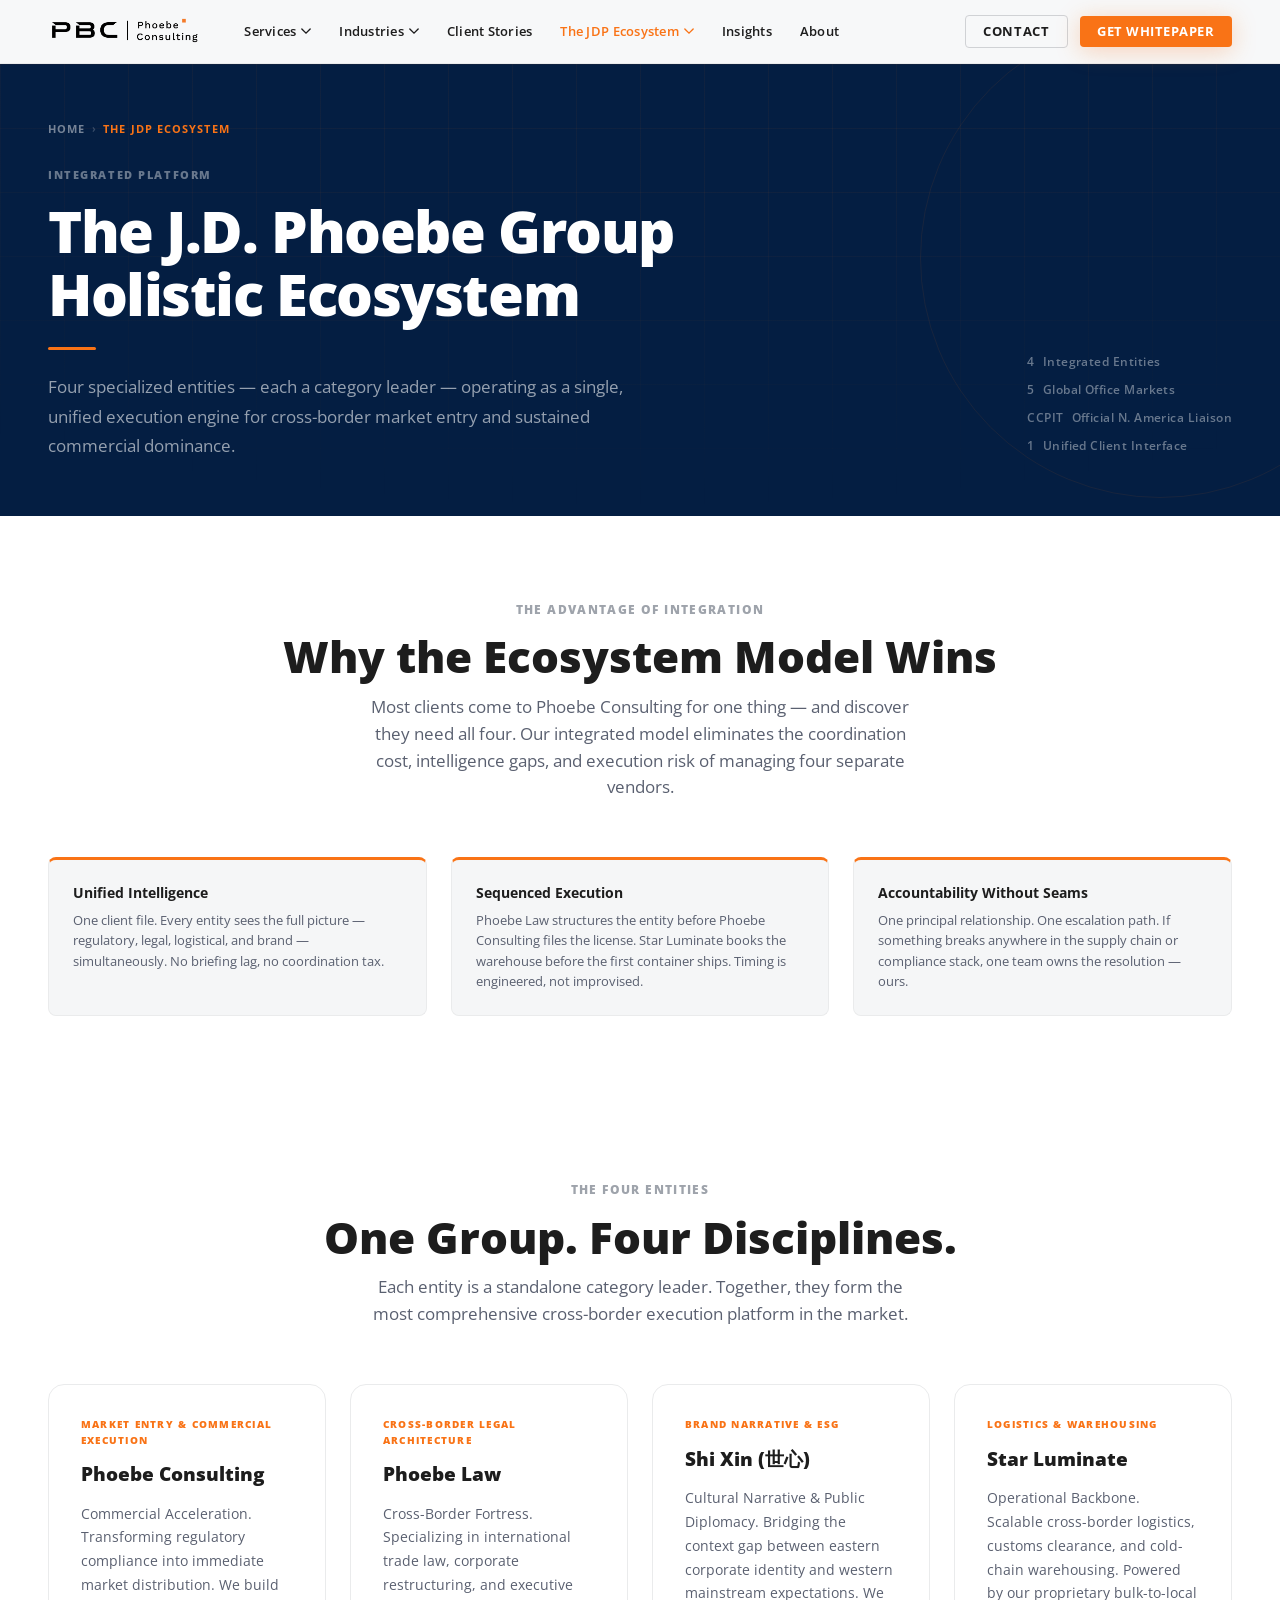
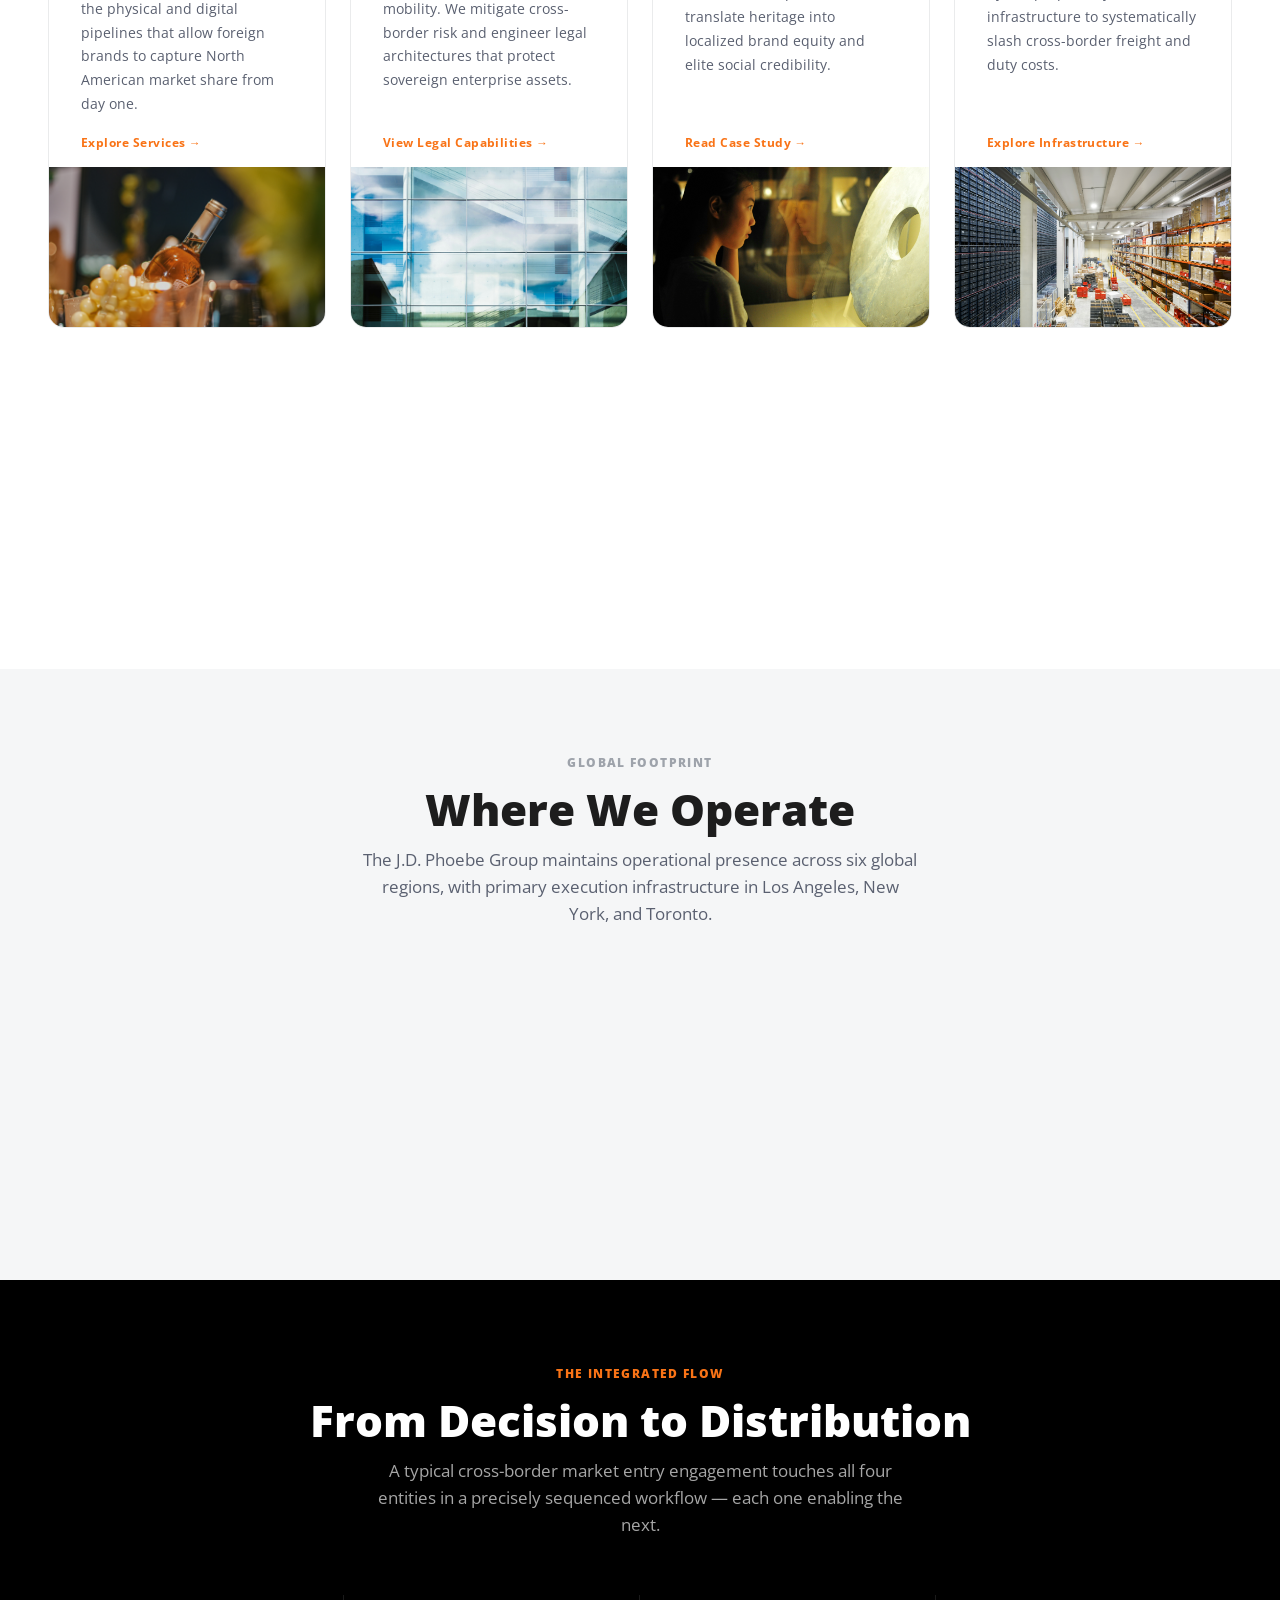
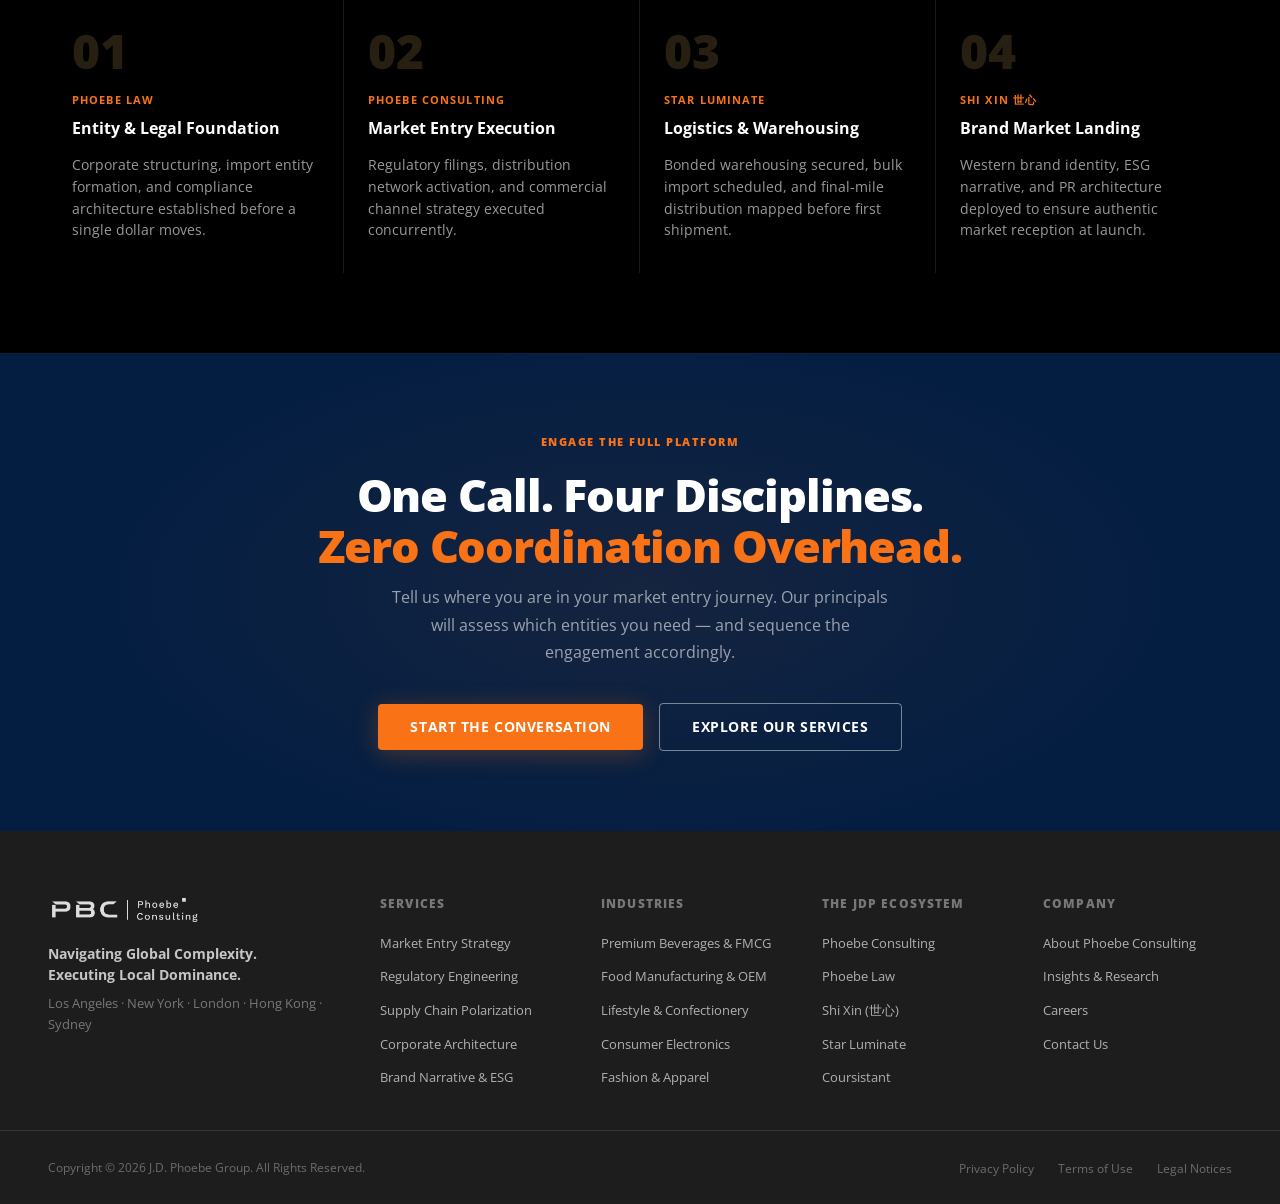
<file: ecosystem.html>
<!DOCTYPE html>
<html lang="en">
<head>
  <meta charset="UTF-8" />
  <meta name="viewport" content="width=device-width, initial-scale=1.0" />
  <title>The JDP Ecosystem | Phoebe Consulting — Four Entities. One Platform.</title>
  <!-- Favicon -->
  <link rel="icon" type="image/png" href="/images/favicon.png" sizes="32x32">
  <meta name="description" content="Discover the J.D. Phoebe Group's integrated ecosystem: Phoebe Consulting, Phoebe Law, Shi Xin (世心), and Star Luminate — four specialized entities operating as a single execution engine." />
  <link rel="preconnect" href="https://fonts.googleapis.com" />
  <link rel="preconnect" href="https://fonts.gstatic.com" crossorigin />
  <link href="https://fonts.googleapis.com/css2?family=Open+Sans:ital,wght@0,300;0,400;0,600;0,700;0,800;1,400&display=swap" rel="stylesheet" />
  <link rel="stylesheet" href="/styles.css" />
</head>
<body>

  <!-- GLOBAL NAV -->
  <header class="site-header" id="site-header">
    <div class="header-inner">
      <a href="/" class="logo" aria-label="Phoebe Consulting Home">
        <img src="/images/logo-orange.png" alt="Phoebe Consulting" class="site-logo-img">
      </a>
      <nav class="primary-nav" aria-label="Primary navigation">
        <ul class="nav-list">
          <li class="nav-item has-mega" data-page="services">
            <button class="nav-link nav-trigger" aria-haspopup="true" aria-expanded="false">Services <svg class="chevron" viewBox="0 0 12 8" fill="none"><path d="M1 1l5 5 5-5" stroke="currentColor" stroke-width="1.6" stroke-linecap="round"/></svg></button>
            <div class="mega-panel" role="region" aria-label="Services menu">
              <div class="mega-inner">
                <div class="mega-col mega-col--label"><span class="mega-eyebrow">Capabilities</span><h3 class="mega-heading">Our Services</h3><p class="mega-desc">End-to-end execution across market entry, compliance, supply chain, legal architecture, and brand.</p><a href="/services" class="mega-cta">View Full Matrix →</a></div>
                <div class="mega-col"><ul class="mega-links"><li><a href="/services?tab=market-entry">Market Entry Strategy</a><span>Omnichannel execution &amp; distribution</span></li><li><a href="/services?tab=regulatory">Regulatory Engineering</a><span>FDA, TTB &amp; trade compliance</span></li><li><a href="/services?tab=supply-chain">Supply Chain Polarization</a><span>Logistics as a strategic moat</span></li></ul></div>
                <div class="mega-col"><ul class="mega-links"><li><a href="/services?tab=corporate">Corporate Architecture</a><span>Entity structuring &amp; executive mobility</span></li><li><a href="/services?tab=brand-esg">Brand Narrative &amp; ESG</a><span>Cultural translation &amp; brand equity</span></li><li><a href="/ecosystem?entity=law">Phoebe Law</a><span>Cross-border legal fortress</span></li></ul></div>
                <div class="mega-col mega-col--featured"><div class="mega-feature-card"><span class="mega-feature-tag">Featured</span><h4>The Bulk-to-Local Advantage</h4><p>How we engineer supply chains that legally bypass punitive tariffs and slash costs by 40–60%.</p><a href="/insights" class="mega-feature-link">Read Whitepaper →</a></div></div>
              </div>
            </div>
          </li>
          <li class="nav-item has-mega" data-page="industries">
            <button class="nav-link nav-trigger" aria-haspopup="true" aria-expanded="false">Industries <svg class="chevron" viewBox="0 0 12 8" fill="none"><path d="M1 1l5 5 5-5" stroke="currentColor" stroke-width="1.6" stroke-linecap="round"/></svg></button>
            <div class="mega-panel" role="region" aria-label="Industries menu">
              <div class="mega-inner">
                <div class="mega-col mega-col--label"><span class="mega-eyebrow">Sector Focus</span><h3 class="mega-heading">Industries</h3><p class="mega-desc">Deep vertical expertise across regulated and high-growth sectors.</p><a href="/industries" class="mega-cta">View All Sectors →</a></div>
                <div class="mega-col"><ul class="mega-links"><li><a href="/industries?sector=beverages">Premium Beverages &amp; FMCG</a><span>Alcohol, food &amp; CPG compliance</span></li><li><a href="/industries?sector=food">Traditional Food Manufacturing</a><span>OEM to branded supply</span></li><li><a href="/industries?sector=lifestyle">Lifestyle &amp; Confectionery</a><span>Dual-market brand arbitrage</span></li></ul></div>
                <div class="mega-col"><ul class="mega-links"><li><a href="/industries?sector=electronics">Consumer Electronics</a><span>Cross-border distribution</span></li><li><a href="/industries?sector=fashion">Fashion &amp; Apparel</a><span>Trend-to-retail pipelines</span></li><li><a href="/industries?sector=agriculture">Agriculture &amp; Commodities</a><span>FSVP &amp; cold-chain logistics</span></li></ul></div>
                <div class="mega-col mega-col--featured"><div class="mega-feature-card"><span class="mega-feature-tag">Case Study</span><h4>50,000+ Bottles. Zero Regulatory Barriers.</h4><p>How Phoebe Consulting unlocked the U.S. beverage market for a leading Asian fruit wine brand.</p><a href="/client-stories" class="mega-feature-link">Read Story →</a></div></div>
              </div>
            </div>
          </li>
          <li class="nav-item" data-page="client-stories"><a href="/client-stories" class="nav-link">Client Stories</a></li>
          <li class="nav-item has-mega" data-page="ecosystem">
            <button class="nav-link nav-trigger" aria-haspopup="true" aria-expanded="false">The JDP Ecosystem <svg class="chevron" viewBox="0 0 12 8" fill="none"><path d="M1 1l5 5 5-5" stroke="currentColor" stroke-width="1.6" stroke-linecap="round"/></svg></button>
            <div class="mega-panel" role="region" aria-label="Ecosystem menu">
              <div class="mega-inner">
                <div class="mega-col mega-col--label"><span class="mega-eyebrow">Integrated Platform</span><h3 class="mega-heading">The JDP Ecosystem</h3><p class="mega-desc">Four specialized entities. One unified execution engine.</p><a href="/ecosystem" class="mega-cta">Explore Network →</a></div>
                <div class="mega-col"><ul class="mega-links eco-links"><li><a href="/ecosystem?entity=consulting"><strong>Phoebe Consulting</strong></a><span>Market entry &amp; commercial execution</span></li><li><a href="/ecosystem?entity=law"><strong>Phoebe Law</strong></a><span>Cross-border legal architecture</span></li></ul></div>
                <div class="mega-col"><ul class="mega-links eco-links"><li><a href="/ecosystem?entity=shixin"><strong>Shi Xin (世心)</strong></a><span>Brand narrative &amp; ESG</span></li><li><a href="/ecosystem?entity=starluminate"><strong>Star Luminate</strong></a><span>Logistics &amp; warehousing</span></li></ul></div>
                <div class="mega-col mega-col--featured"><div class="mega-feature-card mega-feature-card--dark"><span class="mega-feature-tag">Network</span><h4>Institutional Trade Facilitation</h4><p>Verified track record facilitating trade exhibitions with the Chinese Embassy and Shaanxi CCPIT.</p></div></div>
              </div>
            </div>
          </li>
          <li class="nav-item" data-page="insights"><a href="/insights" class="nav-link">Insights</a></li>
          <li class="nav-item" data-page="contact"><a href="/contact" class="nav-link">About</a></li>
        </ul>
      </nav>
      <div class="header-actions">
        <a href="/contact" class="btn btn--ghost btn--sm">Contact</a>
        <a href="/insights" class="btn btn--gold btn--sm">Get Whitepaper</a>
      </div>
      <button class="mobile-menu-toggle" aria-label="Open navigation menu" aria-expanded="false"><span></span><span></span><span></span></button>
    </div>
    <div class="mobile-nav" id="mobile-nav" aria-hidden="true">
      <ul class="mobile-nav-list">
        <li><a href="/services" class="mobile-nav-link">Services</a></li>
        <li><a href="/industries" class="mobile-nav-link">Industries</a></li>
        <li><a href="/client-stories" class="mobile-nav-link">Client Stories</a></li>
        <li><a href="/ecosystem" class="mobile-nav-link">The JDP Ecosystem</a></li>
        <li><a href="/insights" class="mobile-nav-link">Insights</a></li>
        <li><a href="/contact" class="mobile-nav-link">About &amp; Contact</a></li>
        <li><a href="/insights" class="btn btn--gold mobile-nav-btn">Get Whitepaper</a></li>
      </ul>
    </div>
  </header>

  <main>

    <!-- PAGE HERO -->
    <section class="page-hero">
      <div class="page-hero-bg"></div>
      <div class="container page-hero-inner">
        <div>
          <nav class="breadcrumb" aria-label="Breadcrumb">
            <a href="/">Home</a>
            <span class="breadcrumb-sep">›</span>
            <span class="breadcrumb-current">The JDP Ecosystem</span>
          </nav>
          <span class="page-hero-eyebrow">Integrated Platform</span>
          <h1 class="page-hero-h1">The J.D. Phoebe Group<br/>Holistic Ecosystem</h1>
          <div class="page-hero-line"></div>
          <p class="page-hero-sub">Four specialized entities — each a category leader — operating as a single, unified execution engine for cross-border market entry and sustained commercial dominance.</p>
        </div>
        <div class="page-hero-meta">
          <div class="page-hero-meta-item"><span class="page-hero-meta-val">4</span><span class="page-hero-meta-lbl">Integrated Entities</span></div>
          <div class="page-hero-meta-item"><span class="page-hero-meta-val">5</span><span class="page-hero-meta-lbl">Global Office Markets</span></div>
          <div class="page-hero-meta-item"><span class="page-hero-meta-val">CCPIT</span><span class="page-hero-meta-lbl">Official N. America Liaison</span></div>
          <div class="page-hero-meta-item"><span class="page-hero-meta-val">1</span><span class="page-hero-meta-lbl">Unified Client Interface</span></div>
        </div>
      </div>
    </section>

    <!-- ECOSYSTEM OVERVIEW -->
    <section style="background:var(--white);padding:5rem 0;">
      <div class="container">
        <div class="section-header">
          <span class="section-eyebrow">The Advantage of Integration</span>
          <h2 class="section-h2">Why the Ecosystem Model Wins</h2>
          <p class="section-subtitle">Most clients come to Phoebe Consulting for one thing — and discover they need all four. Our integrated model eliminates the coordination cost, intelligence gaps, and execution risk of managing four separate vendors.</p>
        </div>
        <div style="display:grid;grid-template-columns:repeat(3,1fr);gap:1.5rem;margin-top:3rem;">
          <div class="capability-card fade-up" style="border-top:3px solid var(--gold);">
            <h4>Unified Intelligence</h4>
            <p>One client file. Every entity sees the full picture — regulatory, legal, logistical, and brand — simultaneously. No briefing lag, no coordination tax.</p>
          </div>
          <div class="capability-card fade-up" style="border-top:3px solid var(--gold);">
            <h4>Sequenced Execution</h4>
            <p>Phoebe Law structures the entity before Phoebe Consulting files the license. Star Luminate books the warehouse before the first container ships. Timing is engineered, not improvised.</p>
          </div>
          <div class="capability-card fade-up" style="border-top:3px solid var(--gold);">
            <h4>Accountability Without Seams</h4>
            <p>One principal relationship. One escalation path. If something breaks anywhere in the supply chain or compliance stack, one team owns the resolution — ours.</p>
          </div>
        </div>
      </div>
    </section>

    <!-- FOUR ENTITIES GRID -->
    <section class="ecosystem" id="ecosystem" style="padding:5rem 0;">
      <div class="container">
        <div class="section-header">
          <span class="section-eyebrow">The Four Entities</span>
          <h2 class="section-h2">One Group. Four Disciplines.</h2>
          <p class="section-subtitle">Each entity is a standalone category leader. Together, they form the most comprehensive cross-border execution platform in the market.</p>
        </div>

        <div class="entity-grid-4">

          <div class="entity-card-premium fade-up" id="entity-consulting">
            <span class="entity-tag">Market Entry &amp; Commercial Execution</span>
            <h3 class="entity-card-title">Phoebe Consulting</h3>
            <p class="entity-card-copy">Commercial Acceleration. Transforming regulatory compliance into immediate market distribution. We build the physical and digital pipelines that allow foreign brands to capture North American market share from day one.</p>
            <a href="/services?tab=market-entry" class="entity-card-cta">Explore Services →</a>
            <div class="entity-card-img-wrap">
              <img src="/images/case-alcohol.jpg" alt="">
            </div>
          </div>

          <div class="entity-card-premium fade-up" id="entity-law">
            <span class="entity-tag">Cross-Border Legal Architecture</span>
            <h3 class="entity-card-title">Phoebe Law</h3>
            <p class="entity-card-copy">Cross-Border Fortress. Specializing in international trade law, corporate restructuring, and executive mobility. We mitigate cross-border risk and engineer legal architectures that protect sovereign enterprise assets.</p>
            <a href="/services?tab=corporate" class="entity-card-cta">View Legal Capabilities →</a>
            <div class="entity-card-img-wrap">
              <img src="/images/service-legal.jpg" alt="">
            </div>
          </div>

          <div class="entity-card-premium fade-up" id="entity-shixin">
            <span class="entity-tag">Brand Narrative &amp; ESG</span>
            <h3 class="entity-card-title">Shi Xin (世心)</h3>
            <p class="entity-card-copy">Cultural Narrative &amp; Public Diplomacy. Bridging the context gap between eastern corporate identity and western mainstream expectations. We translate heritage into localized brand equity and elite social credibility.</p>
            <a href="/client-stories" class="entity-card-cta">Read Case Study →</a>
            <div class="entity-card-img-wrap">
              <img src="/images/case-culture.jpg" alt="">
            </div>
          </div>

          <div class="entity-card-premium fade-up" id="entity-starluminate">
            <span class="entity-tag">Logistics &amp; Warehousing</span>
            <h3 class="entity-card-title">Star Luminate</h3>
            <p class="entity-card-copy">Operational Backbone. Scalable cross-border logistics, customs clearance, and cold-chain warehousing. Powered by our proprietary bulk-to-local infrastructure to systematically slash cross-border freight and duty costs.</p>
            <a href="/services?tab=supply-chain" class="entity-card-cta">Explore Infrastructure →</a>
            <div class="entity-card-img-wrap">
              <img src="/images/service-supply.jpg" alt="">
            </div>
          </div>

        </div>
      </div>
    </section>

    <!-- CCPIT CREDIBILITY BAND -->
    <section class="credibility-band fade-up">
      <div class="container">
        <div class="credibility-inner">
          <div class="credibility-badge">
            <svg viewBox="0 0 48 48" fill="none" xmlns="http://www.w3.org/2000/svg" width="44" height="44"><path d="M24 4L8 11v14c0 11.046 7.163 20.786 16 23 8.837-2.214 16-11.954 16-23V11L24 4z" fill="var(--gold)" opacity=".15"/><path d="M24 4L8 11v14c0 11.046 7.163 20.786 16 23 8.837-2.214 16-11.954 16-23V11L24 4z" stroke="var(--gold)" stroke-width="2"/><path d="M17 24l5 5 9-10" stroke="var(--gold)" stroke-width="2.5" stroke-linecap="round" stroke-linejoin="round"/></svg>
          </div>
          <div class="credibility-content">
            <h3>Proven Institutional Trade Facilitation</h3>
            <p>The JDP Group specializes in navigating complex cross-border trade corridors by bridging high-level institutional frameworks with private enterprise execution. We have a verified track record of organizing and successfully facilitating major trade exhibitions and business matchmaking initiatives in collaboration with the Chinese Embassy and regional trade sub-councils, including the Shaanxi CCPIT — unlocking strategic commercial intelligence and bilateral access for our clients.</p>
          </div>
          <div class="credibility-stats">
            <div><strong>CCPIT</strong><span>Collaborative Record</span></div>
            <div><strong>Provincial</strong><span>Trade Initiatives</span></div>
            <div><strong>G2B Liaison</strong><span>Embassy &amp; Official Engagement</span></div>
          </div>
        </div>
      </div>
    </section>

    <!-- GLOBAL REACH -->
    <section style="background:var(--pearl);padding:5rem 0;">
      <div class="container">
        <div class="section-header">
          <span class="section-eyebrow">Global Footprint</span>
          <h2 class="section-h2">Where We Operate</h2>
          <p class="section-subtitle">The J.D. Phoebe Group maintains operational presence across six global regions, with primary execution infrastructure in Los Angeles, New York, and Toronto.</p>
        </div>
        <div style="display:grid;grid-template-columns:repeat(6,1fr);gap:1.25rem;margin-top:2.5rem;">
          <div class="capability-card fade-up" style="text-align:center;padding:2rem 1rem;">
            <div style="font-size:2rem;margin-bottom:.75rem;">🇺🇸</div>
            <h4 style="font-size:.9rem;margin-bottom:.4rem;">United States</h4>
            <p style="font-size:.8rem;opacity:.7;">Los Angeles · New York<br/>North America HQ</p>
          </div>
          <div class="capability-card fade-up" style="text-align:center;padding:2rem 1rem;">
            <div style="font-size:2rem;margin-bottom:.75rem;">🇨🇦</div>
            <h4 style="font-size:.9rem;margin-bottom:.4rem;">Canada</h4>
            <p style="font-size:.8rem;opacity:.7;">Toronto<br/>Canadian Operations</p>
          </div>
          <div class="capability-card fade-up" style="text-align:center;padding:2rem 1rem;">
            <div style="font-size:2rem;margin-bottom:.75rem;">🇬🇧</div>
            <h4 style="font-size:.9rem;margin-bottom:.4rem;">United Kingdom</h4>
            <p style="font-size:.8rem;opacity:.7;">London<br/>EU &amp; European Gateway</p>
          </div>
          <div class="capability-card fade-up" style="text-align:center;padding:2rem 1rem;">
            <div style="font-size:2rem;margin-bottom:.75rem;">🇦🇺</div>
            <h4 style="font-size:.9rem;margin-bottom:.4rem;">Australia</h4>
            <p style="font-size:.8rem;opacity:.7;">Sydney<br/>APAC Coverage</p>
          </div>
          <div class="capability-card fade-up" style="text-align:center;padding:2rem 1rem;">
            <div style="font-size:2rem;margin-bottom:.75rem;">🇭🇰</div>
            <h4 style="font-size:.9rem;margin-bottom:.4rem;">Hong Kong</h4>
            <p style="font-size:.8rem;opacity:.7;">Central · Kowloon<br/>CCPIT Liaison Hub</p>
          </div>
          <div class="capability-card fade-up" style="text-align:center;padding:2rem 1rem;">
            <div style="font-size:2rem;margin-bottom:.75rem;">🇨🇳</div>
            <h4 style="font-size:.9rem;margin-bottom:.4rem;">Mainland China</h4>
            <p style="font-size:.8rem;opacity:.7;">Xi'an · Shanghai<br/>Greater China Operations</p>
          </div>
        </div>
      </div>
    </section>

    <!-- HOW IT WORKS TOGETHER -->
    <section style="background:var(--obsidian);padding:5rem 0;">
      <div class="container">
        <div class="section-header">
          <span class="section-eyebrow" style="color:var(--gold);">The Integrated Flow</span>
          <h2 class="section-h2" style="color:var(--white);">From Decision to Distribution</h2>
          <p class="section-subtitle" style="color:rgba(255,255,255,.65);">A typical cross-border market entry engagement touches all four entities in a precisely sequenced workflow — each one enabling the next.</p>
        </div>
        <div style="display:grid;grid-template-columns:repeat(4,1fr);gap:0;margin-top:3rem;position:relative;">
          <div style="padding:2rem 1.5rem;border-right:1px solid rgba(255,255,255,.1);position:relative;">
            <div style="font-size:3rem;font-weight:800;color:rgba(197,160,89,.2);line-height:1;margin-bottom:1rem;">01</div>
            <div style="color:var(--gold);font-size:.7rem;font-weight:700;letter-spacing:.1em;text-transform:uppercase;margin-bottom:.5rem;">Phoebe Law</div>
            <h4 style="color:var(--white);font-size:1rem;margin-bottom:.75rem;">Entity & Legal Foundation</h4>
            <p style="color:rgba(255,255,255,.6);font-size:.85rem;line-height:1.6;">Corporate structuring, import entity formation, and compliance architecture established before a single dollar moves.</p>
          </div>
          <div style="padding:2rem 1.5rem;border-right:1px solid rgba(255,255,255,.1);">
            <div style="font-size:3rem;font-weight:800;color:rgba(197,160,89,.2);line-height:1;margin-bottom:1rem;">02</div>
            <div style="color:var(--gold);font-size:.7rem;font-weight:700;letter-spacing:.1em;text-transform:uppercase;margin-bottom:.5rem;">Phoebe Consulting</div>
            <h4 style="color:var(--white);font-size:1rem;margin-bottom:.75rem;">Market Entry Execution</h4>
            <p style="color:rgba(255,255,255,.6);font-size:.85rem;line-height:1.6;">Regulatory filings, distribution network activation, and commercial channel strategy executed concurrently.</p>
          </div>
          <div style="padding:2rem 1.5rem;border-right:1px solid rgba(255,255,255,.1);">
            <div style="font-size:3rem;font-weight:800;color:rgba(197,160,89,.2);line-height:1;margin-bottom:1rem;">03</div>
            <div style="color:var(--gold);font-size:.7rem;font-weight:700;letter-spacing:.1em;text-transform:uppercase;margin-bottom:.5rem;">Star Luminate</div>
            <h4 style="color:var(--white);font-size:1rem;margin-bottom:.75rem;">Logistics & Warehousing</h4>
            <p style="color:rgba(255,255,255,.6);font-size:.85rem;line-height:1.6;">Bonded warehousing secured, bulk import scheduled, and final-mile distribution mapped before first shipment.</p>
          </div>
          <div style="padding:2rem 1.5rem;">
            <div style="font-size:3rem;font-weight:800;color:rgba(197,160,89,.2);line-height:1;margin-bottom:1rem;">04</div>
            <div style="color:var(--gold);font-size:.7rem;font-weight:700;letter-spacing:.1em;text-transform:uppercase;margin-bottom:.5rem;">Shi Xin 世心</div>
            <h4 style="color:var(--white);font-size:1rem;margin-bottom:.75rem;">Brand Market Landing</h4>
            <p style="color:rgba(255,255,255,.6);font-size:.85rem;line-height:1.6;">Western brand identity, ESG narrative, and PR architecture deployed to ensure authentic market reception at launch.</p>
          </div>
        </div>
      </div>
    </section>

    <!-- CTA -->
    <section class="cta-strip">
      <div class="container">
        <span class="cta-strip-eyebrow">Engage the Full Platform</span>
        <h2>One Call. Four Disciplines.<br/><em>Zero Coordination Overhead.</em></h2>
        <p>Tell us where you are in your market entry journey. Our principals will assess which entities you need — and sequence the engagement accordingly.</p>
        <div class="cta-strip-actions">
          <a href="/contact" class="btn btn--gold btn--lg">Start the Conversation</a>
          <a href="/services" class="btn btn--outline-white btn--lg">Explore Our Services</a>
        </div>
      </div>
    </section>

  </main>

  <!-- GLOBAL FOOTER -->
  <footer class="site-footer">
    <div class="footer-top"><div class="container"><div class="footer-grid">
      <div class="footer-brand"><a href="/" class="logo logo--footer"><img src="/images/logo-orange.png" alt="Phoebe Consulting" class="site-logo-img"></a><p class="footer-tagline">Navigating Global Complexity.<br/>Executing Local Dominance.</p><p class="footer-brand-desc">Los Angeles · New York · London · Hong Kong · Sydney</p></div>
      <div class="footer-col"><h5 class="footer-col-heading">Services</h5><ul class="footer-links"><li><a href="/services?tab=market-entry">Market Entry Strategy</a></li><li><a href="/services?tab=regulatory">Regulatory Engineering</a></li><li><a href="/services?tab=supply-chain">Supply Chain Polarization</a></li><li><a href="/services?tab=corporate">Corporate Architecture</a></li><li><a href="/services?tab=brand-esg">Brand Narrative &amp; ESG</a></li></ul></div>
      <div class="footer-col"><h5 class="footer-col-heading">Industries</h5><ul class="footer-links"><li><a href="/industries?sector=beverages">Premium Beverages &amp; FMCG</a></li><li><a href="/industries?sector=food">Food Manufacturing &amp; OEM</a></li><li><a href="/industries?sector=lifestyle">Lifestyle &amp; Confectionery</a></li><li><a href="/industries?sector=electronics">Consumer Electronics</a></li><li><a href="/industries?sector=fashion">Fashion &amp; Apparel</a></li></ul></div>
      <div class="footer-col"><h5 class="footer-col-heading">The JDP Ecosystem</h5><ul class="footer-links"><li><a href="/ecosystem?entity=consulting">Phoebe Consulting</a></li><li><a href="/ecosystem?entity=law">Phoebe Law</a></li><li><a href="/ecosystem?entity=shixin">Shi Xin (世心)</a></li><li><a href="/ecosystem?entity=starluminate">Star Luminate</a></li><li><a href="https://coursistant.com" target="_blank" rel="noopener noreferrer">Coursistant</a></li></ul></div>
      <div class="footer-col"><h5 class="footer-col-heading">Company</h5><ul class="footer-links"><li><a href="/contact">About Phoebe Consulting</a></li><li><a href="/insights">Insights &amp; Research</a></li><li><a href="/contact">Careers</a></li><li><a href="/contact">Contact Us</a></li></ul></div>
    </div></div></div>
    <div class="footer-bottom"><div class="container"><div class="footer-bottom-inner"><p class="footer-copy">Copyright &copy; 2026 J.D. Phoebe Group. All Rights Reserved.</p><ul class="footer-legal"><li><a href="#">Privacy Policy</a></li><li><a href="#">Terms of Use</a></li><li><a href="#">Legal Notices</a></li></ul></div></div></div>
  </footer>

  <script src="/main.js"></script>
  <script>
    (function () {
      var entity = new URLSearchParams(location.search).get('entity');
      if (!entity) return;
      var target = document.getElementById('entity-' + entity);
      if (!target) return;
      var scroll = function () {
        var headerH = parseInt(getComputedStyle(document.documentElement).getPropertyValue('--header-h')) || 72;
        var top = target.getBoundingClientRect().top + window.scrollY - headerH - 32;
        window.scrollTo({ top: Math.max(0, top), behavior: 'smooth' });
      };
      if (document.readyState === 'complete') {
        setTimeout(scroll, 120);
      } else {
        window.addEventListener('load', function () { setTimeout(scroll, 120); });
      }
    })();
  </script>
</body>
</html>
</file>
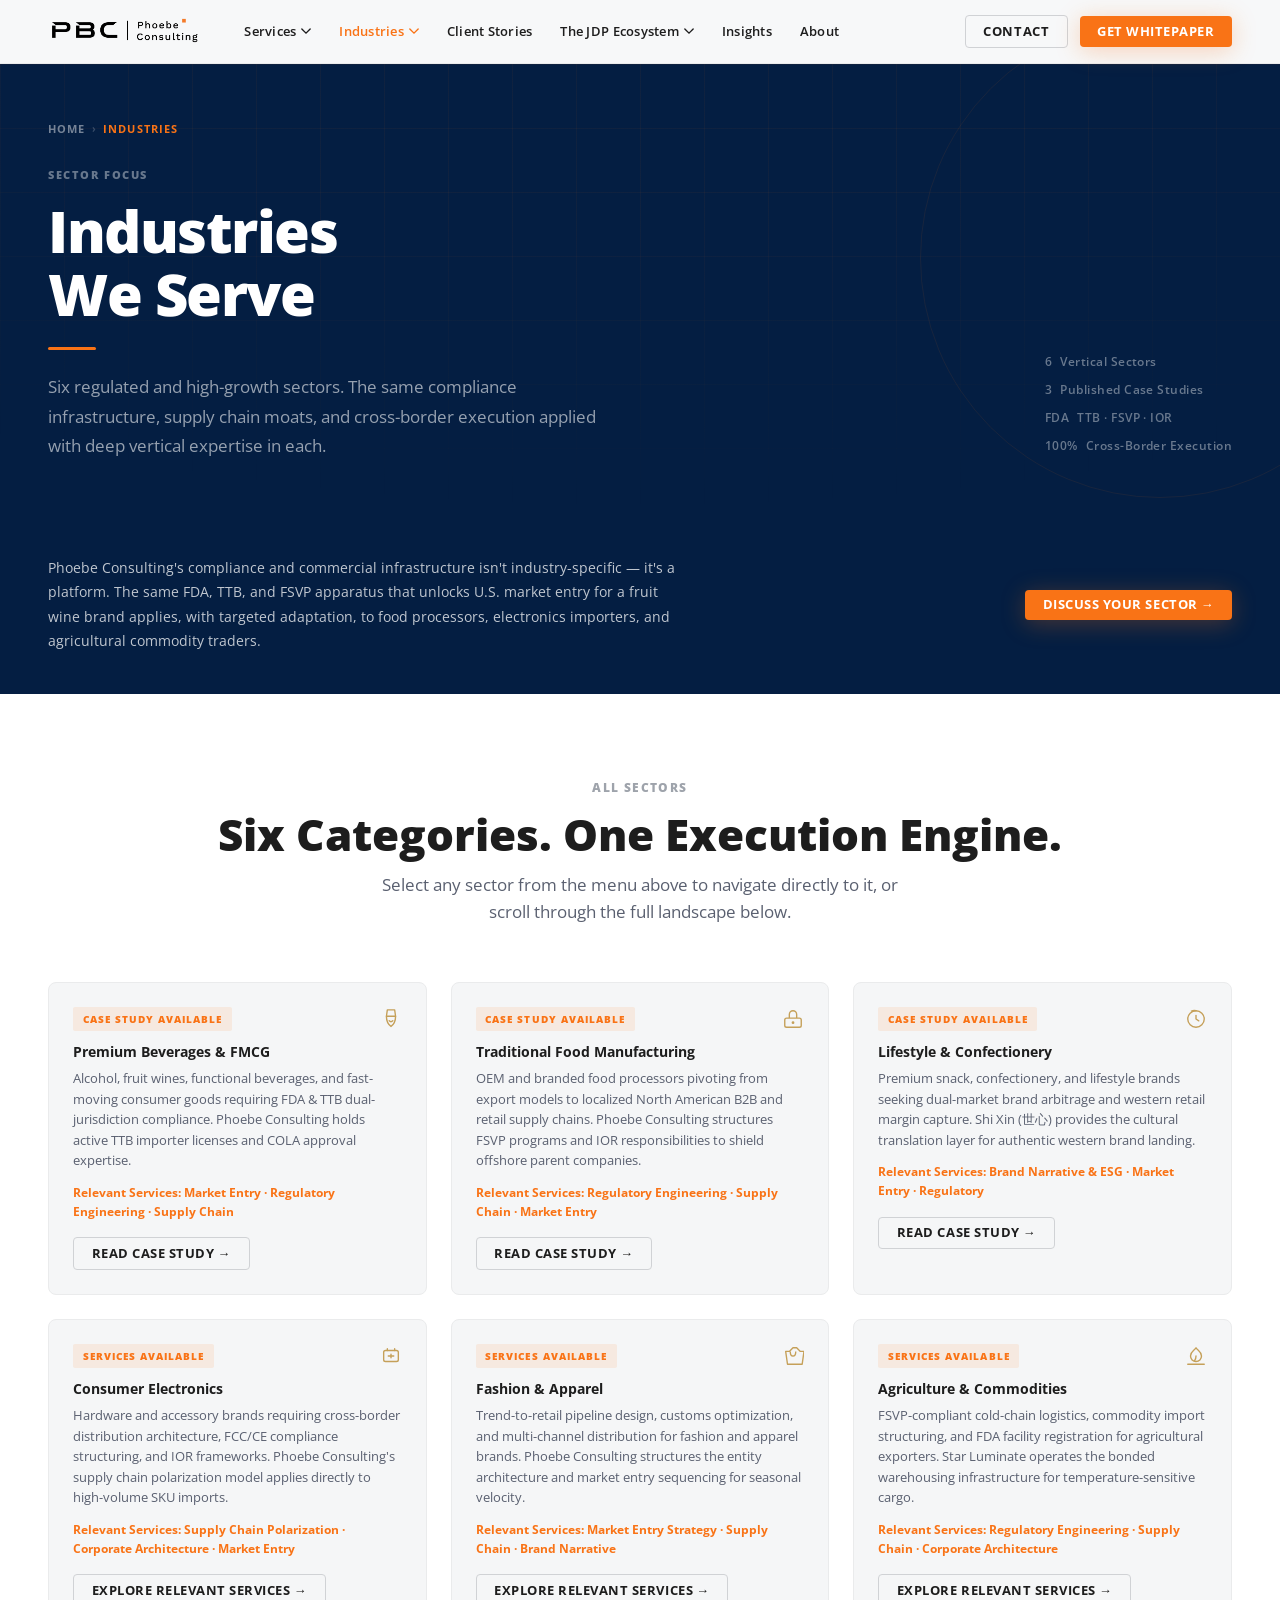
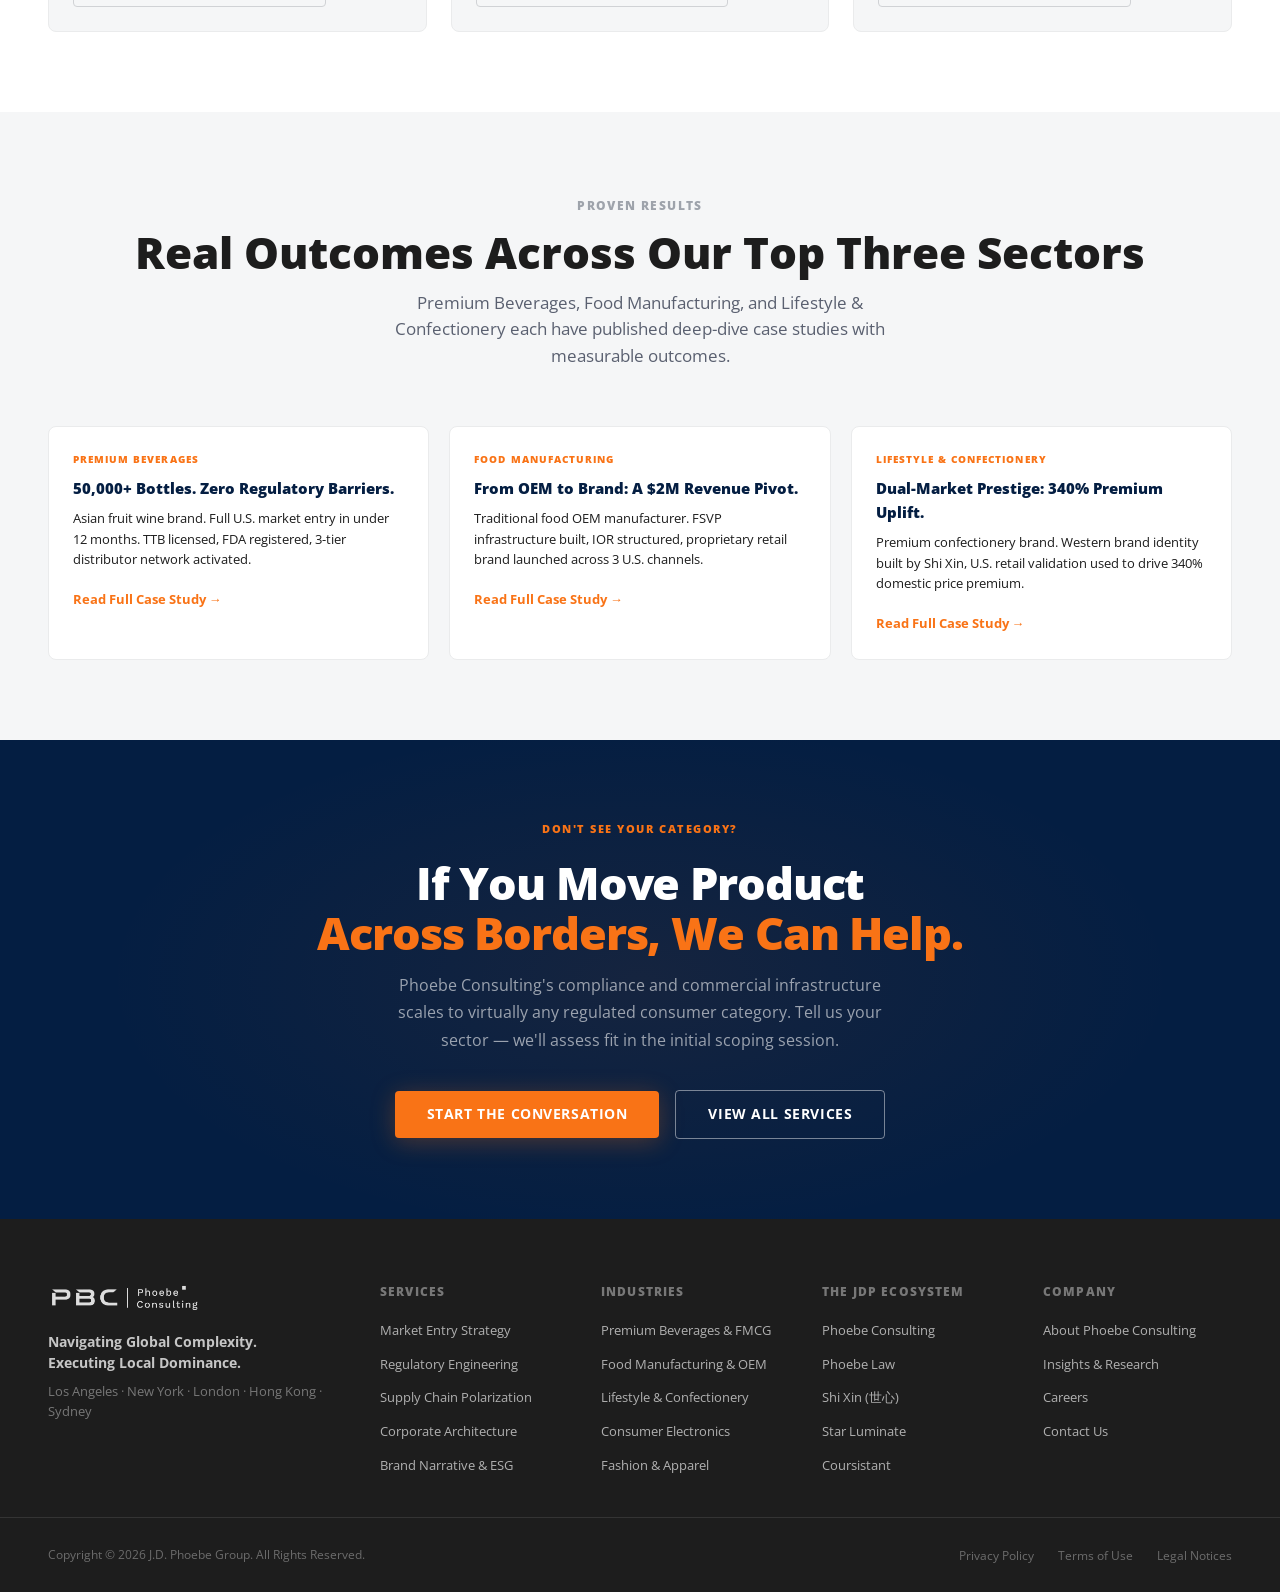
<file: industries.html>
<!DOCTYPE html>
<html lang="en">
<head>
  <meta charset="UTF-8" />
  <meta name="viewport" content="width=device-width, initial-scale=1.0" />
  <title>Industries | Phoebe Consulting — Sectors We Serve</title>
  <!-- Favicon -->
  <link rel="icon" type="image/png" href="/images/favicon.png" sizes="32x32">
  <meta name="description" content="Phoebe Consulting operates across six regulated and high-growth sectors: Premium Beverages, Food Manufacturing, Lifestyle & Confectionery, Consumer Electronics, Fashion & Apparel, and Agriculture." />
  <link rel="preconnect" href="https://fonts.googleapis.com" />
  <link rel="preconnect" href="https://fonts.gstatic.com" crossorigin />
  <link href="https://fonts.googleapis.com/css2?family=Open+Sans:ital,wght@0,300;0,400;0,600;0,700;0,800;1,400&display=swap" rel="stylesheet" />
  <link rel="stylesheet" href="/styles.css" />
</head>
<body>

  <!-- GLOBAL NAV -->
  <header class="site-header" id="site-header">
    <div class="header-inner">
      <a href="/" class="logo" aria-label="Phoebe Consulting Home">
        <img src="/images/logo-orange.png" alt="Phoebe Consulting" class="site-logo-img">
      </a>
      <nav class="primary-nav" aria-label="Primary navigation">
        <ul class="nav-list">
          <li class="nav-item has-mega" data-page="services">
            <button class="nav-link nav-trigger" aria-haspopup="true" aria-expanded="false">Services <svg class="chevron" viewBox="0 0 12 8" fill="none"><path d="M1 1l5 5 5-5" stroke="currentColor" stroke-width="1.6" stroke-linecap="round"/></svg></button>
            <div class="mega-panel" role="region" aria-label="Services menu">
              <div class="mega-inner">
                <div class="mega-col mega-col--label"><span class="mega-eyebrow">Capabilities</span><h3 class="mega-heading">Our Services</h3><p class="mega-desc">End-to-end execution across market entry, compliance, supply chain, legal architecture, and brand.</p><a href="/services" class="mega-cta">View Full Matrix →</a></div>
                <div class="mega-col"><ul class="mega-links"><li><a href="/services?tab=market-entry">Market Entry Strategy</a><span>Omnichannel execution &amp; distribution</span></li><li><a href="/services?tab=regulatory">Regulatory Engineering</a><span>FDA, TTB &amp; trade compliance</span></li><li><a href="/services?tab=supply-chain">Supply Chain Polarization</a><span>Logistics as a strategic moat</span></li></ul></div>
                <div class="mega-col"><ul class="mega-links"><li><a href="/services?tab=corporate">Corporate Architecture</a><span>Entity structuring &amp; executive mobility</span></li><li><a href="/services?tab=brand-esg">Brand Narrative &amp; ESG</a><span>Cultural translation &amp; brand equity</span></li><li><a href="/ecosystem?entity=law">Phoebe Law</a><span>Cross-border legal fortress</span></li></ul></div>
                <div class="mega-col mega-col--featured"><div class="mega-feature-card"><span class="mega-feature-tag">Featured</span><h4>The Bulk-to-Local Advantage</h4><p>How we engineer supply chains that legally bypass punitive tariffs and slash costs by 40–60%.</p><a href="/insights" class="mega-feature-link">Read Whitepaper →</a></div></div>
              </div>
            </div>
          </li>
          <li class="nav-item has-mega" data-page="industries">
            <button class="nav-link nav-trigger" aria-haspopup="true" aria-expanded="false">Industries <svg class="chevron" viewBox="0 0 12 8" fill="none"><path d="M1 1l5 5 5-5" stroke="currentColor" stroke-width="1.6" stroke-linecap="round"/></svg></button>
            <div class="mega-panel" role="region" aria-label="Industries menu">
              <div class="mega-inner">
                <div class="mega-col mega-col--label"><span class="mega-eyebrow">Sector Focus</span><h3 class="mega-heading">Industries</h3><p class="mega-desc">Deep vertical expertise across regulated and high-growth sectors.</p><a href="/industries" class="mega-cta">View All Sectors →</a></div>
                <div class="mega-col"><ul class="mega-links"><li><a href="/industries?sector=beverages">Premium Beverages &amp; FMCG</a><span>Alcohol, food &amp; CPG compliance</span></li><li><a href="/industries?sector=food">Traditional Food Manufacturing</a><span>OEM to branded supply</span></li><li><a href="/industries?sector=lifestyle">Lifestyle &amp; Confectionery</a><span>Dual-market brand arbitrage</span></li></ul></div>
                <div class="mega-col"><ul class="mega-links"><li><a href="/industries?sector=electronics">Consumer Electronics</a><span>Cross-border distribution</span></li><li><a href="/industries?sector=fashion">Fashion &amp; Apparel</a><span>Trend-to-retail pipelines</span></li><li><a href="/industries?sector=agriculture">Agriculture &amp; Commodities</a><span>FSVP &amp; cold-chain logistics</span></li></ul></div>
                <div class="mega-col mega-col--featured"><div class="mega-feature-card"><span class="mega-feature-tag">Case Study</span><h4>50,000+ Bottles. Zero Regulatory Barriers.</h4><p>How Phoebe Consulting unlocked the U.S. beverage market for a leading Asian fruit wine brand.</p><a href="/client-stories" class="mega-feature-link">Read Story →</a></div></div>
              </div>
            </div>
          </li>
          <li class="nav-item" data-page="client-stories"><a href="/client-stories" class="nav-link">Client Stories</a></li>
          <li class="nav-item has-mega" data-page="ecosystem">
            <button class="nav-link nav-trigger" aria-haspopup="true" aria-expanded="false">The JDP Ecosystem <svg class="chevron" viewBox="0 0 12 8" fill="none"><path d="M1 1l5 5 5-5" stroke="currentColor" stroke-width="1.6" stroke-linecap="round"/></svg></button>
            <div class="mega-panel" role="region" aria-label="Ecosystem menu">
              <div class="mega-inner">
                <div class="mega-col mega-col--label"><span class="mega-eyebrow">Integrated Platform</span><h3 class="mega-heading">The JDP Ecosystem</h3><p class="mega-desc">Four specialized entities. One unified execution engine.</p><a href="/ecosystem" class="mega-cta">Explore Network →</a></div>
                <div class="mega-col"><ul class="mega-links eco-links"><li><a href="/ecosystem?entity=consulting"><strong>Phoebe Consulting</strong></a><span>Market entry &amp; commercial execution</span></li><li><a href="/ecosystem?entity=law"><strong>Phoebe Law</strong></a><span>Cross-border legal architecture</span></li></ul></div>
                <div class="mega-col"><ul class="mega-links eco-links"><li><a href="/ecosystem?entity=shixin"><strong>Shi Xin (世心)</strong></a><span>Brand narrative &amp; ESG</span></li><li><a href="/ecosystem?entity=starluminate"><strong>Star Luminate</strong></a><span>Logistics &amp; warehousing</span></li></ul></div>
                <div class="mega-col mega-col--featured"><div class="mega-feature-card mega-feature-card--dark"><span class="mega-feature-tag">Network</span><h4>Institutional Track Record</h4><p>Verified track record of organizing and facilitating major trade initiatives and business matchmaking with provincial CCPIT branches.</p></div></div>
              </div>
            </div>
          </li>
          <li class="nav-item" data-page="insights"><a href="/insights" class="nav-link">Insights</a></li>
          <li class="nav-item" data-page="contact"><a href="/contact" class="nav-link">About</a></li>
        </ul>
      </nav>
      <div class="header-actions">
        <a href="/contact" class="btn btn--ghost btn--sm">Contact</a>
        <a href="/insights" class="btn btn--gold btn--sm">Get Whitepaper</a>
      </div>
      <button class="mobile-menu-toggle" aria-label="Open navigation menu" aria-expanded="false"><span></span><span></span><span></span></button>
    </div>
    <div class="mobile-nav" id="mobile-nav" aria-hidden="true">
      <ul class="mobile-nav-list">
        <li><a href="/services" class="mobile-nav-link">Services</a></li>
        <li><a href="/industries" class="mobile-nav-link">Industries</a></li>
        <li><a href="/client-stories" class="mobile-nav-link">Client Stories</a></li>
        <li><a href="/ecosystem" class="mobile-nav-link">The JDP Ecosystem</a></li>
        <li><a href="/insights" class="mobile-nav-link">Insights</a></li>
        <li><a href="/contact" class="mobile-nav-link">About &amp; Contact</a></li>
        <li><a href="/insights" class="btn btn--gold mobile-nav-btn">Get Whitepaper</a></li>
      </ul>
    </div>
  </header>

  <main>

    <!-- PAGE HERO -->
    <section class="page-hero">
      <div class="page-hero-bg"></div>
      <div class="container page-hero-inner">
        <div>
          <nav class="breadcrumb" aria-label="Breadcrumb">
            <a href="/">Home</a>
            <span class="breadcrumb-sep">›</span>
            <span class="breadcrumb-current">Industries</span>
          </nav>
          <span class="page-hero-eyebrow">Sector Focus</span>
          <h1 class="page-hero-h1">Industries<br/>We Serve</h1>
          <div class="page-hero-line"></div>
          <p class="page-hero-sub">Six regulated and high-growth sectors. The same compliance infrastructure, supply chain moats, and cross-border execution applied with deep vertical expertise in each.</p>
        </div>
        <div class="page-hero-meta">
          <div class="page-hero-meta-item"><span class="page-hero-meta-val">6</span><span class="page-hero-meta-lbl">Vertical Sectors</span></div>
          <div class="page-hero-meta-item"><span class="page-hero-meta-val">3</span><span class="page-hero-meta-lbl">Published Case Studies</span></div>
          <div class="page-hero-meta-item"><span class="page-hero-meta-val">FDA</span><span class="page-hero-meta-lbl">TTB · FSVP · IOR</span></div>
          <div class="page-hero-meta-item"><span class="page-hero-meta-val">100%</span><span class="page-hero-meta-lbl">Cross-Border Execution</span></div>
        </div>
      </div>
    </section>

    <!-- INTRO BAND -->
    <section style="background:var(--navy);padding:2.5rem 0;">
      <div class="container" style="display:flex;align-items:center;justify-content:space-between;gap:2rem;flex-wrap:wrap;">
        <p style="color:rgba(255,255,255,.75);font-size:.9rem;line-height:1.7;max-width:640px;margin:0;">Phoebe Consulting's compliance and commercial infrastructure isn't industry-specific — it's a platform. The same FDA, TTB, and FSVP apparatus that unlocks U.S. market entry for a fruit wine brand applies, with targeted adaptation, to food processors, electronics importers, and agricultural commodity traders.</p>
        <a href="/contact" class="btn btn--gold btn--sm" style="flex-shrink:0;">Discuss Your Sector →</a>
      </div>
    </section>

    <!-- INDUSTRY CARDS GRID -->
    <section style="background:var(--white);padding:5rem 0;" id="sectors">
      <div class="container">
        <div class="section-header">
          <span class="section-eyebrow">All Sectors</span>
          <h2 class="section-h2">Six Categories. One Execution Engine.</h2>
          <p class="section-subtitle">Select any sector from the menu above to navigate directly to it, or scroll through the full landscape below.</p>
        </div>

        <div style="display:grid;grid-template-columns:repeat(3,1fr);gap:1.5rem;margin-top:3rem;">

          <!-- BEVERAGES -->
          <div class="capability-card fade-up" id="ind-beverages">
            <div class="capability-card-top">
              <span class="capability-tag">Case Study Available</span>
              <svg class="capability-icon" viewBox="0 0 24 24" fill="none" width="22" height="22"><path d="M8 2h8l1 7H7L8 2z" stroke="#C5A059" stroke-width="1.5" stroke-linejoin="round"/><path d="M7 9c0 6 2 9 5 11 3-2 5-5 5-11" stroke="#C5A059" stroke-width="1.5"/><path d="M10 14c.5.5 1 1 2 1s1.5-.5 2-1" stroke="#C5A059" stroke-width="1.5" stroke-linecap="round"/></svg>
            </div>
            <h4>Premium Beverages &amp; FMCG</h4>
            <p>Alcohol, fruit wines, functional beverages, and fast-moving consumer goods requiring FDA &amp; TTB dual-jurisdiction compliance. Phoebe Consulting holds active TTB importer licenses and COLA approval expertise.</p>
            <p style="margin-top:.75rem;font-size:.75rem;color:var(--gold);font-weight:700;">Relevant Services: Market Entry · Regulatory Engineering · Supply Chain</p>
            <a href="/client-stories" class="btn btn--ghost btn--sm" style="margin-top:1rem;display:inline-block;">Read Case Study →</a>
          </div>

          <!-- FOOD -->
          <div class="capability-card fade-up" id="ind-food">
            <div class="capability-card-top">
              <span class="capability-tag">Case Study Available</span>
              <svg class="capability-icon" viewBox="0 0 24 24" fill="none" width="22" height="22"><rect x="3" y="11" width="18" height="10" rx="2" stroke="#C5A059" stroke-width="1.5"/><path d="M8 11V7a4 4 0 018 0v4" stroke="#C5A059" stroke-width="1.5"/><circle cx="12" cy="16" r="1.5" fill="#C5A059"/></svg>
            </div>
            <h4>Traditional Food Manufacturing</h4>
            <p>OEM and branded food processors pivoting from export models to localized North American B2B and retail supply chains. Phoebe Consulting structures FSVP programs and IOR responsibilities to shield offshore parent companies.</p>
            <p style="margin-top:.75rem;font-size:.75rem;color:var(--gold);font-weight:700;">Relevant Services: Regulatory Engineering · Supply Chain · Market Entry</p>
            <a href="/client-stories" class="btn btn--ghost btn--sm" style="margin-top:1rem;display:inline-block;">Read Case Study →</a>
          </div>

          <!-- LIFESTYLE -->
          <div class="capability-card fade-up" id="ind-lifestyle">
            <div class="capability-card-top">
              <span class="capability-tag">Case Study Available</span>
              <svg class="capability-icon" viewBox="0 0 24 24" fill="none" width="22" height="22"><circle cx="12" cy="12" r="9" stroke="#C5A059" stroke-width="1.5"/><path d="M12 8v4l3 2" stroke="#C5A059" stroke-width="1.5" stroke-linecap="round"/><path d="M7 3.3A9 9 0 0112 3" stroke="#C5A059" stroke-width="1.5" stroke-linecap="round"/></svg>
            </div>
            <h4>Lifestyle &amp; Confectionery</h4>
            <p>Premium snack, confectionery, and lifestyle brands seeking dual-market brand arbitrage and western retail margin capture. Shi Xin (世心) provides the cultural translation layer for authentic western brand landing.</p>
            <p style="margin-top:.75rem;font-size:.75rem;color:var(--gold);font-weight:700;">Relevant Services: Brand Narrative &amp; ESG · Market Entry · Regulatory</p>
            <a href="/client-stories" class="btn btn--ghost btn--sm" style="margin-top:1rem;display:inline-block;">Read Case Study →</a>
          </div>

          <!-- ELECTRONICS -->
          <div class="capability-card fade-up" id="ind-electronics">
            <div class="capability-card-top">
              <span class="capability-tag">Services Available</span>
              <svg class="capability-icon" viewBox="0 0 24 24" fill="none" width="22" height="22"><rect x="4" y="6" width="16" height="12" rx="2" stroke="#C5A059" stroke-width="1.5"/><path d="M8 6V4M16 6V4" stroke="#C5A059" stroke-width="1.5" stroke-linecap="round"/><path d="M9 12h6M12 10v4" stroke="#C5A059" stroke-width="1.5" stroke-linecap="round"/></svg>
            </div>
            <h4>Consumer Electronics</h4>
            <p>Hardware and accessory brands requiring cross-border distribution architecture, FCC/CE compliance structuring, and IOR frameworks. Phoebe Consulting's supply chain polarization model applies directly to high-volume SKU imports.</p>
            <p style="margin-top:.75rem;font-size:.75rem;color:var(--gold);font-weight:700;">Relevant Services: Supply Chain Polarization · Corporate Architecture · Market Entry</p>
            <a href="/services?tab=supply-chain" class="btn btn--ghost btn--sm" style="margin-top:1rem;display:inline-block;">Explore Relevant Services →</a>
          </div>

          <!-- FASHION -->
          <div class="capability-card fade-up" id="ind-fashion">
            <div class="capability-card-top">
              <span class="capability-tag">Services Available</span>
              <svg class="capability-icon" viewBox="0 0 24 24" fill="none" width="22" height="22"><path d="M12 3l-4 4H4l2 14h16l2-14h-4l-4-4z" stroke="#C5A059" stroke-width="1.5" stroke-linejoin="round"/><path d="M9 7c0 3 1.5 5 3 5s3-2 3-5" stroke="#C5A059" stroke-width="1.5"/></svg>
            </div>
            <h4>Fashion &amp; Apparel</h4>
            <p>Trend-to-retail pipeline design, customs optimization, and multi-channel distribution for fashion and apparel brands. Phoebe Consulting structures the entity architecture and market entry sequencing for seasonal velocity.</p>
            <p style="margin-top:.75rem;font-size:.75rem;color:var(--gold);font-weight:700;">Relevant Services: Market Entry Strategy · Supply Chain · Brand Narrative</p>
            <a href="/services?tab=market-entry" class="btn btn--ghost btn--sm" style="margin-top:1rem;display:inline-block;">Explore Relevant Services →</a>
          </div>

          <!-- AGRICULTURE -->
          <div class="capability-card fade-up" id="ind-agriculture">
            <div class="capability-card-top">
              <span class="capability-tag">Services Available</span>
              <svg class="capability-icon" viewBox="0 0 24 24" fill="none" width="22" height="22"><path d="M12 3c-1.5 3-6 4-6 9a6 6 0 0012 0c0-5-4.5-6-6-9z" stroke="#C5A059" stroke-width="1.5" stroke-linejoin="round"/><path d="M12 12c0 3-1.5 5-1.5 5" stroke="#C5A059" stroke-width="1.5" stroke-linecap="round"/><path d="M3 21h18" stroke="#C5A059" stroke-width="1.5" stroke-linecap="round"/></svg>
            </div>
            <h4>Agriculture &amp; Commodities</h4>
            <p>FSVP-compliant cold-chain logistics, commodity import structuring, and FDA facility registration for agricultural exporters. Star Luminate operates the bonded warehousing infrastructure for temperature-sensitive cargo.</p>
            <p style="margin-top:.75rem;font-size:.75rem;color:var(--gold);font-weight:700;">Relevant Services: Regulatory Engineering · Supply Chain · Corporate Architecture</p>
            <a href="/services?tab=regulatory" class="btn btn--ghost btn--sm" style="margin-top:1rem;display:inline-block;">Explore Relevant Services →</a>
          </div>

        </div>
      </div>
    </section>

    <!-- CASE STUDIES BRIDGE -->
    <section style="background:var(--pearl);padding:5rem 0;">
      <div class="container">
        <div class="section-header">
          <span class="section-eyebrow">Proven Results</span>
          <h2 class="section-h2">Real Outcomes Across Our Top Three Sectors</h2>
          <p class="section-subtitle">Premium Beverages, Food Manufacturing, and Lifestyle &amp; Confectionery each have published deep-dive case studies with measurable outcomes.</p>
        </div>
        <div style="display:flex;gap:1.25rem;margin-top:2.5rem;flex-wrap:wrap;">
          <div style="flex:1;min-width:220px;padding:1.5rem;background:var(--white);border-radius:8px;border:1px solid var(--gray-200);">
            <div style="font-size:.65rem;font-weight:800;letter-spacing:.1em;text-transform:uppercase;color:var(--gold);margin-bottom:.5rem;">Premium Beverages</div>
            <h4 style="font-size:.95rem;font-weight:800;color:var(--navy);margin-bottom:.5rem;">50,000+ Bottles. Zero Regulatory Barriers.</h4>
            <p style="font-size:.8rem;color:var(--text-muted);line-height:1.6;margin-bottom:1rem;">Asian fruit wine brand. Full U.S. market entry in under 12 months. TTB licensed, FDA registered, 3-tier distributor network activated.</p>
            <a href="/client-stories" style="font-size:.8rem;font-weight:700;color:var(--gold);text-decoration:none;">Read Full Case Study →</a>
          </div>
          <div style="flex:1;min-width:220px;padding:1.5rem;background:var(--white);border-radius:8px;border:1px solid var(--gray-200);">
            <div style="font-size:.65rem;font-weight:800;letter-spacing:.1em;text-transform:uppercase;color:var(--gold);margin-bottom:.5rem;">Food Manufacturing</div>
            <h4 style="font-size:.95rem;font-weight:800;color:var(--navy);margin-bottom:.5rem;">From OEM to Brand: A $2M Revenue Pivot.</h4>
            <p style="font-size:.8rem;color:var(--text-muted);line-height:1.6;margin-bottom:1rem;">Traditional food OEM manufacturer. FSVP infrastructure built, IOR structured, proprietary retail brand launched across 3 U.S. channels.</p>
            <a href="/client-stories" style="font-size:.8rem;font-weight:700;color:var(--gold);text-decoration:none;">Read Full Case Study →</a>
          </div>
          <div style="flex:1;min-width:220px;padding:1.5rem;background:var(--white);border-radius:8px;border:1px solid var(--gray-200);">
            <div style="font-size:.65rem;font-weight:800;letter-spacing:.1em;text-transform:uppercase;color:var(--gold);margin-bottom:.5rem;">Lifestyle &amp; Confectionery</div>
            <h4 style="font-size:.95rem;font-weight:800;color:var(--navy);margin-bottom:.5rem;">Dual-Market Prestige: 340% Premium Uplift.</h4>
            <p style="font-size:.8rem;color:var(--text-muted);line-height:1.6;margin-bottom:1rem;">Premium confectionery brand. Western brand identity built by Shi Xin, U.S. retail validation used to drive 340% domestic price premium.</p>
            <a href="/client-stories" style="font-size:.8rem;font-weight:700;color:var(--gold);text-decoration:none;">Read Full Case Study →</a>
          </div>
        </div>
      </div>
    </section>

    <!-- CTA -->
    <section class="cta-strip">
      <div class="container">
        <span class="cta-strip-eyebrow">Don't See Your Category?</span>
        <h2>If You Move Product<br/><em>Across Borders, We Can Help.</em></h2>
        <p>Phoebe Consulting's compliance and commercial infrastructure scales to virtually any regulated consumer category. Tell us your sector — we'll assess fit in the initial scoping session.</p>
        <div class="cta-strip-actions">
          <a href="/contact" class="btn btn--gold btn--lg">Start the Conversation</a>
          <a href="/services" class="btn btn--outline-white btn--lg">View All Services</a>
        </div>
      </div>
    </section>

  </main>

  <!-- GLOBAL FOOTER -->
  <footer class="site-footer">
    <div class="footer-top"><div class="container"><div class="footer-grid">
      <div class="footer-brand"><a href="/" class="logo logo--footer"><img src="/images/logo-orange.png" alt="Phoebe Consulting" class="site-logo-img"></a><p class="footer-tagline">Navigating Global Complexity.<br/>Executing Local Dominance.</p><p class="footer-brand-desc">Los Angeles · New York · London · Hong Kong · Sydney</p></div>
      <div class="footer-col"><h5 class="footer-col-heading">Services</h5><ul class="footer-links"><li><a href="/services?tab=market-entry">Market Entry Strategy</a></li><li><a href="/services?tab=regulatory">Regulatory Engineering</a></li><li><a href="/services?tab=supply-chain">Supply Chain Polarization</a></li><li><a href="/services?tab=corporate">Corporate Architecture</a></li><li><a href="/services?tab=brand-esg">Brand Narrative &amp; ESG</a></li></ul></div>
      <div class="footer-col"><h5 class="footer-col-heading">Industries</h5><ul class="footer-links"><li><a href="/industries?sector=beverages">Premium Beverages &amp; FMCG</a></li><li><a href="/industries?sector=food">Food Manufacturing &amp; OEM</a></li><li><a href="/industries?sector=lifestyle">Lifestyle &amp; Confectionery</a></li><li><a href="/industries?sector=electronics">Consumer Electronics</a></li><li><a href="/industries?sector=fashion">Fashion &amp; Apparel</a></li></ul></div>
      <div class="footer-col"><h5 class="footer-col-heading">The JDP Ecosystem</h5><ul class="footer-links"><li><a href="/ecosystem?entity=consulting">Phoebe Consulting</a></li><li><a href="/ecosystem?entity=law">Phoebe Law</a></li><li><a href="/ecosystem?entity=shixin">Shi Xin (世心)</a></li><li><a href="/ecosystem?entity=starluminate">Star Luminate</a></li><li><a href="https://coursistant.com" target="_blank" rel="noopener noreferrer">Coursistant</a></li></ul></div>
      <div class="footer-col"><h5 class="footer-col-heading">Company</h5><ul class="footer-links"><li><a href="/contact">About Phoebe Consulting</a></li><li><a href="/insights">Insights &amp; Research</a></li><li><a href="/contact">Careers</a></li><li><a href="/contact">Contact Us</a></li></ul></div>
    </div></div></div>
    <div class="footer-bottom"><div class="container"><div class="footer-bottom-inner"><p class="footer-copy">Copyright &copy; 2026 J.D. Phoebe Group. All Rights Reserved.</p><ul class="footer-legal"><li><a href="#">Privacy Policy</a></li><li><a href="#">Terms of Use</a></li><li><a href="#">Legal Notices</a></li></ul></div></div></div>
  </footer>

  <!-- Zero-flicker sector highlight + scroll init -->
  <script>
  (function () {
    var MAP = { beverages: 'ind-beverages', food: 'ind-food', lifestyle: 'ind-lifestyle', electronics: 'ind-electronics', fashion: 'ind-fashion', agriculture: 'ind-agriculture' };
    var sector = new URLSearchParams(location.search).get('sector');
    var id = MAP[sector];
    if (!id) return;
    var el = document.getElementById(id);
    if (!el) return;
    /* Apply highlight immediately — before first paint */
    el.classList.add('industry-card--highlight');
    /* Scroll after layout is complete (two rAF frames guarantees post-layout) */
    requestAnimationFrame(function () {
      requestAnimationFrame(function () {
        el.scrollIntoView({ behavior: 'smooth', block: 'center' });
      });
    });
  }());
  </script>
  <script src="/main.js"></script>
</body>
</html>
</file>
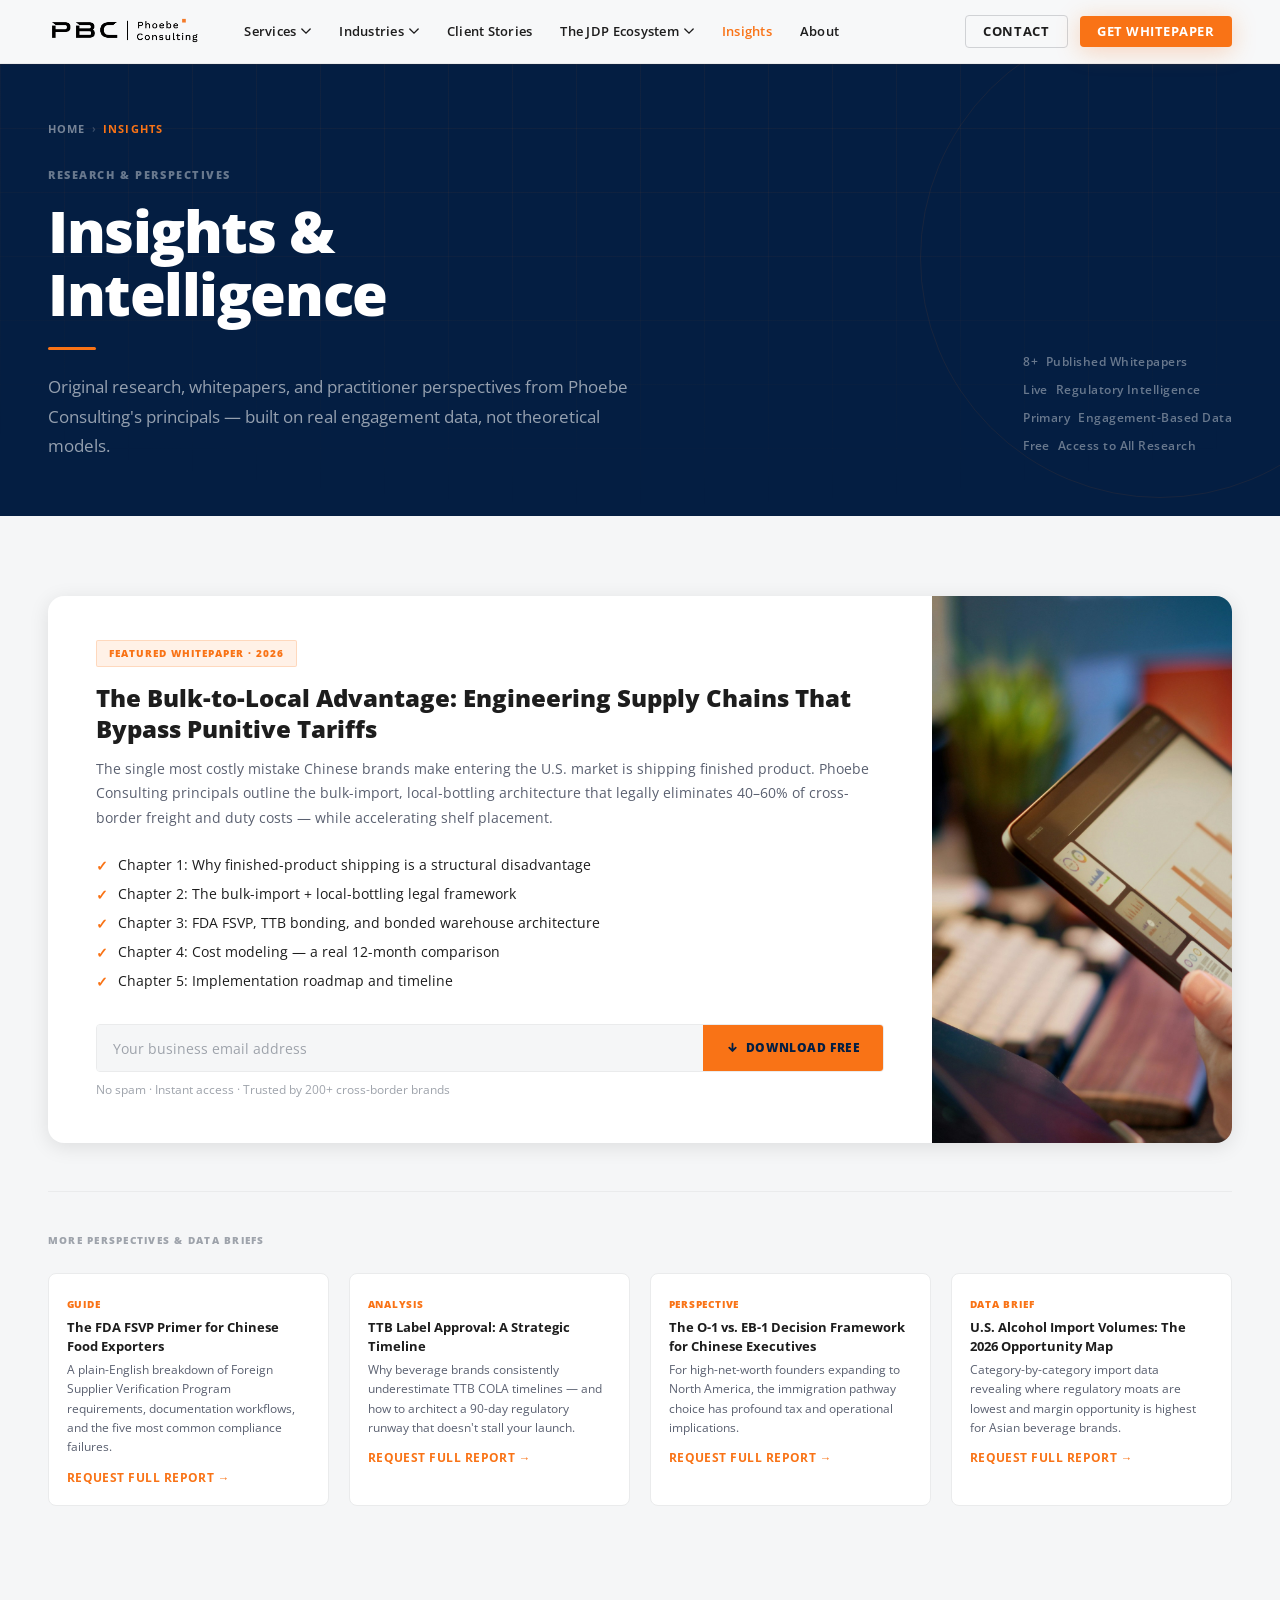
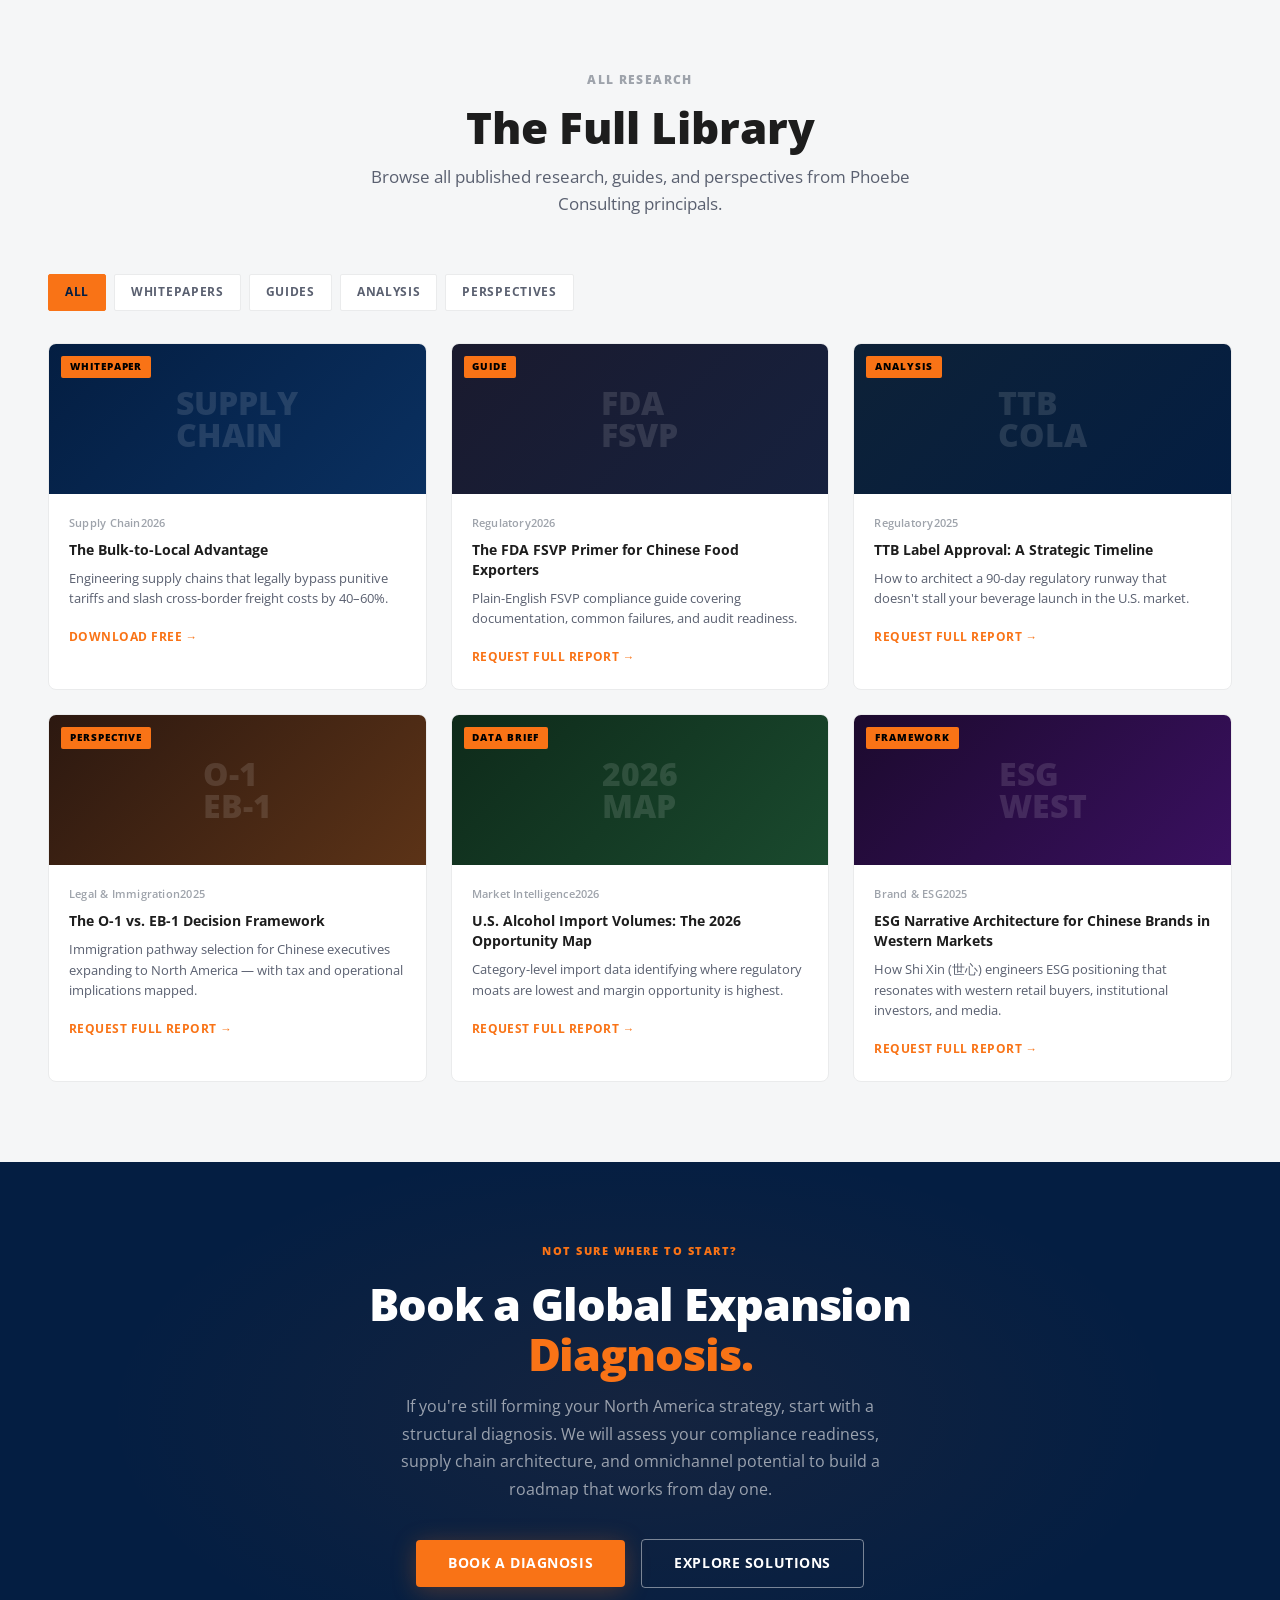
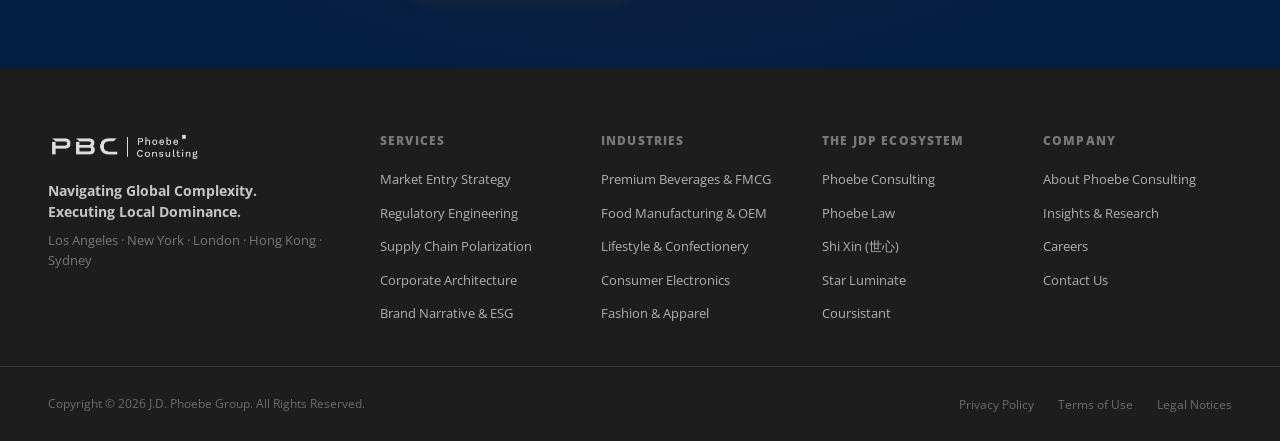
<file: insights.html>
<!DOCTYPE html>
<html lang="en">
<head>
  <meta charset="UTF-8" />
  <meta name="viewport" content="width=device-width, initial-scale=1.0" />
  <title>Insights & Research | Phoebe Consulting — Whitepapers & Perspectives</title>
  <!-- Favicon -->
  <link rel="icon" type="image/png" href="/images/favicon.png" sizes="32x32">
  <meta name="description" content="Original research, whitepapers, and strategic perspectives on cross-border market entry, regulatory navigation, and supply chain architecture from Phoebe Consulting principals." />
  <link rel="preconnect" href="https://fonts.googleapis.com" />
  <link rel="preconnect" href="https://fonts.gstatic.com" crossorigin />
  <link href="https://fonts.googleapis.com/css2?family=Open+Sans:ital,wght@0,300;0,400;0,600;0,700;0,800;1,400&display=swap" rel="stylesheet" />
  <link rel="stylesheet" href="/styles.css" />
</head>
<body>

  <!-- GLOBAL NAV -->
  <header class="site-header" id="site-header">
    <div class="header-inner">
      <a href="/" class="logo" aria-label="Phoebe Consulting Home">
        <img src="/images/logo-orange.png" alt="Phoebe Consulting" class="site-logo-img">
      </a>
      <nav class="primary-nav" aria-label="Primary navigation">
        <ul class="nav-list">
          <li class="nav-item has-mega" data-page="services">
            <button class="nav-link nav-trigger" aria-haspopup="true" aria-expanded="false">Services <svg class="chevron" viewBox="0 0 12 8" fill="none"><path d="M1 1l5 5 5-5" stroke="currentColor" stroke-width="1.6" stroke-linecap="round"/></svg></button>
            <div class="mega-panel" role="region" aria-label="Services menu">
              <div class="mega-inner">
                <div class="mega-col mega-col--label"><span class="mega-eyebrow">Capabilities</span><h3 class="mega-heading">Our Services</h3><p class="mega-desc">End-to-end execution across market entry, compliance, supply chain, legal architecture, and brand.</p><a href="/services" class="mega-cta">View Full Matrix →</a></div>
                <div class="mega-col"><ul class="mega-links"><li><a href="/services?tab=market-entry">Market Entry Strategy</a><span>Omnichannel execution &amp; distribution</span></li><li><a href="/services?tab=regulatory">Regulatory Engineering</a><span>FDA, TTB &amp; trade compliance</span></li><li><a href="/services?tab=supply-chain">Supply Chain Polarization</a><span>Logistics as a strategic moat</span></li></ul></div>
                <div class="mega-col"><ul class="mega-links"><li><a href="/services?tab=corporate">Corporate Architecture</a><span>Entity structuring &amp; executive mobility</span></li><li><a href="/services?tab=brand-esg">Brand Narrative &amp; ESG</a><span>Cultural translation &amp; brand equity</span></li><li><a href="/ecosystem?entity=law">Phoebe Law</a><span>Cross-border legal fortress</span></li></ul></div>
                <div class="mega-col mega-col--featured"><div class="mega-feature-card"><span class="mega-feature-tag">Featured</span><h4>The Bulk-to-Local Advantage</h4><p>How we engineer supply chains that legally bypass punitive tariffs and slash costs by 40–60%.</p><a href="/insights" class="mega-feature-link">Read Whitepaper →</a></div></div>
              </div>
            </div>
          </li>
          <li class="nav-item has-mega" data-page="industries">
            <button class="nav-link nav-trigger" aria-haspopup="true" aria-expanded="false">Industries <svg class="chevron" viewBox="0 0 12 8" fill="none"><path d="M1 1l5 5 5-5" stroke="currentColor" stroke-width="1.6" stroke-linecap="round"/></svg></button>
            <div class="mega-panel" role="region" aria-label="Industries menu">
              <div class="mega-inner">
                <div class="mega-col mega-col--label"><span class="mega-eyebrow">Sector Focus</span><h3 class="mega-heading">Industries</h3><p class="mega-desc">Deep vertical expertise across regulated and high-growth sectors.</p><a href="/industries" class="mega-cta">View All Sectors →</a></div>
                <div class="mega-col"><ul class="mega-links"><li><a href="/industries?sector=beverages">Premium Beverages &amp; FMCG</a><span>Alcohol, food &amp; CPG compliance</span></li><li><a href="/industries?sector=food">Traditional Food Manufacturing</a><span>OEM to branded supply</span></li><li><a href="/industries?sector=lifestyle">Lifestyle &amp; Confectionery</a><span>Dual-market brand arbitrage</span></li></ul></div>
                <div class="mega-col"><ul class="mega-links"><li><a href="/industries?sector=electronics">Consumer Electronics</a><span>Cross-border distribution</span></li><li><a href="/industries?sector=fashion">Fashion &amp; Apparel</a><span>Trend-to-retail pipelines</span></li><li><a href="/industries?sector=agriculture">Agriculture &amp; Commodities</a><span>FSVP &amp; cold-chain logistics</span></li></ul></div>
                <div class="mega-col mega-col--featured"><div class="mega-feature-card"><span class="mega-feature-tag">Case Study</span><h4>50,000+ Bottles. Zero Regulatory Barriers.</h4><p>How Phoebe Consulting unlocked the U.S. beverage market for a leading Asian fruit wine brand.</p><a href="/client-stories" class="mega-feature-link">Read Story →</a></div></div>
              </div>
            </div>
          </li>
          <li class="nav-item" data-page="client-stories"><a href="/client-stories" class="nav-link">Client Stories</a></li>
          <li class="nav-item has-mega" data-page="ecosystem">
            <button class="nav-link nav-trigger" aria-haspopup="true" aria-expanded="false">The JDP Ecosystem <svg class="chevron" viewBox="0 0 12 8" fill="none"><path d="M1 1l5 5 5-5" stroke="currentColor" stroke-width="1.6" stroke-linecap="round"/></svg></button>
            <div class="mega-panel" role="region" aria-label="Ecosystem menu">
              <div class="mega-inner">
                <div class="mega-col mega-col--label"><span class="mega-eyebrow">Integrated Platform</span><h3 class="mega-heading">The JDP Ecosystem</h3><p class="mega-desc">Four specialized entities. One unified execution engine.</p><a href="/ecosystem" class="mega-cta">Explore Network →</a></div>
                <div class="mega-col"><ul class="mega-links eco-links"><li><a href="/ecosystem?entity=consulting"><strong>Phoebe Consulting</strong></a><span>Market entry &amp; commercial execution</span></li><li><a href="/ecosystem?entity=law"><strong>Phoebe Law</strong></a><span>Cross-border legal architecture</span></li></ul></div>
                <div class="mega-col"><ul class="mega-links eco-links"><li><a href="/ecosystem?entity=shixin"><strong>Shi Xin (世心)</strong></a><span>Brand narrative &amp; ESG</span></li><li><a href="/ecosystem?entity=starluminate"><strong>Star Luminate</strong></a><span>Logistics &amp; warehousing</span></li></ul></div>
                <div class="mega-col mega-col--featured"><div class="mega-feature-card mega-feature-card--dark"><span class="mega-feature-tag">Network</span><h4>Institutional Track Record</h4><p>Verified track record of organizing and facilitating major trade initiatives and business matchmaking with provincial CCPIT branches.</p></div></div>
              </div>
            </div>
          </li>
          <li class="nav-item" data-page="insights"><a href="/insights" class="nav-link">Insights</a></li>
          <li class="nav-item" data-page="contact"><a href="/contact" class="nav-link">About</a></li>
        </ul>
      </nav>
      <div class="header-actions">
        <a href="/contact" class="btn btn--ghost btn--sm">Contact</a>
        <a href="/insights" class="btn btn--gold btn--sm">Get Whitepaper</a>
      </div>
      <button class="mobile-menu-toggle" aria-label="Open navigation menu" aria-expanded="false"><span></span><span></span><span></span></button>
    </div>
    <div class="mobile-nav" id="mobile-nav" aria-hidden="true">
      <ul class="mobile-nav-list">
        <li><a href="/services" class="mobile-nav-link">Services</a></li>
        <li><a href="/industries" class="mobile-nav-link">Industries</a></li>
        <li><a href="/client-stories" class="mobile-nav-link">Client Stories</a></li>
        <li><a href="/ecosystem" class="mobile-nav-link">The JDP Ecosystem</a></li>
        <li><a href="/insights" class="mobile-nav-link">Insights</a></li>
        <li><a href="/contact" class="mobile-nav-link">About &amp; Contact</a></li>
        <li><a href="/insights" class="btn btn--gold mobile-nav-btn">Get Whitepaper</a></li>
      </ul>
    </div>
  </header>

  <main>

    <!-- PAGE HERO -->
    <section class="page-hero">
      <div class="page-hero-bg"></div>
      <div class="container page-hero-inner">
        <div>
          <nav class="breadcrumb" aria-label="Breadcrumb">
            <a href="/">Home</a>
            <span class="breadcrumb-sep">›</span>
            <span class="breadcrumb-current">Insights</span>
          </nav>
          <span class="page-hero-eyebrow">Research &amp; Perspectives</span>
          <h1 class="page-hero-h1">Insights &amp;<br/>Intelligence</h1>
          <div class="page-hero-line"></div>
          <p class="page-hero-sub">Original research, whitepapers, and practitioner perspectives from Phoebe Consulting's principals — built on real engagement data, not theoretical models.</p>
        </div>
        <div class="page-hero-meta">
          <div class="page-hero-meta-item"><span class="page-hero-meta-val">8+</span><span class="page-hero-meta-lbl">Published Whitepapers</span></div>
          <div class="page-hero-meta-item"><span class="page-hero-meta-val">Live</span><span class="page-hero-meta-lbl">Regulatory Intelligence</span></div>
          <div class="page-hero-meta-item"><span class="page-hero-meta-val">Primary</span><span class="page-hero-meta-lbl">Engagement-Based Data</span></div>
          <div class="page-hero-meta-item"><span class="page-hero-meta-val">Free</span><span class="page-hero-meta-lbl">Access to All Research</span></div>
        </div>
      </div>
    </section>

    <!-- FEATURED WHITEPAPER -->
    <section class="insights" id="whitepaper" style="padding:5rem 0;">
      <div class="container">
        <div class="insights-layout">

          <!-- ROW 1: Featured Hero -->
          <div class="featured-insight-card fade-up">

            <!-- LEFT: Content & CTA -->
            <div class="featured-insight-content">
              <span class="featured-insight-tag">Featured Whitepaper · 2026</span>
              <h2 class="featured-insight-title">The Bulk-to-Local Advantage: Engineering Supply Chains That Bypass Punitive Tariffs</h2>
              <p class="featured-insight-desc">The single most costly mistake Chinese brands make entering the U.S. market is shipping finished product. Phoebe Consulting principals outline the bulk-import, local-bottling architecture that legally eliminates 40–60% of cross-border freight and duty costs — while accelerating shelf placement.</p>

              <ul class="insight-chapter-list">
                <li><span class="insight-chapter-check">✓</span>Chapter 1: Why finished-product shipping is a structural disadvantage</li>
                <li><span class="insight-chapter-check">✓</span>Chapter 2: The bulk-import + local-bottling legal framework</li>
                <li><span class="insight-chapter-check">✓</span>Chapter 3: FDA FSVP, TTB bonding, and bonded warehouse architecture</li>
                <li><span class="insight-chapter-check">✓</span>Chapter 4: Cost modeling — a real 12-month comparison</li>
                <li><span class="insight-chapter-check">✓</span>Chapter 5: Implementation roadmap and timeline</li>
              </ul>

              <!-- Lead Gen Form — Option B: inline email + button -->
              <form class="insight-lead-form" id="insight-form" novalidate>
                <div class="insight-lead-row">
                  <input class="insight-lead-input" type="email" id="form-email" name="email" placeholder="Your business email address" required autocomplete="email" />
                  <button class="insight-lead-btn" type="submit">
                    <svg viewBox="0 0 16 16" fill="none" width="13" height="13"><path d="M8 2v9M4 7l4 4 4-4" stroke="currentColor" stroke-width="2.2" stroke-linecap="round" stroke-linejoin="round"/></svg>
                    Download Free
                  </button>
                </div>
                <p class="insight-lead-note">No spam · Instant access · Trusted by 200+ cross-border brands</p>
              </form>
              <div class="form-success" id="form-success">
                <p class="form-success-headline"><span class="success-check">✓</span> Success. Your Priority Access is Confirmed.</p>
                <p class="form-success-text">The 2026 Flagship Whitepaper is currently undergoing final regulatory data synchronization. We have reserved an advance copy for you, and it will be delivered directly to your inbox the moment it releases.</p>
              </div>
            </div>

            <!-- RIGHT: Whitepaper Visual -->
            <div class="featured-insight-visual">
              <img src="/images/whitepaper-mockup.jpg" alt="The Bulk-to-Local Advantage — Phoebe Consulting Whitepaper 2026" class="whitepaper-photo">
            </div>

          </div>

          <!-- ROW 2: More Research Grid -->
          <div class="insights-more-row">
            <span class="insights-more-label">More Perspectives &amp; Data Briefs</span>
            <div class="insights-more-grid">

              <a class="insight-card-small fade-up" href="/contact?interest=fsvp-primer">
                <span class="insight-card-tag">Guide</span>
                <h4>The FDA FSVP Primer for Chinese Food Exporters</h4>
                <p>A plain-English breakdown of Foreign Supplier Verification Program requirements, documentation workflows, and the five most common compliance failures.</p>
                <span class="insight-read-link">Request Full Report →</span>
              </a>

              <a class="insight-card-small fade-up" href="/contact?interest=ttb-timeline">
                <span class="insight-card-tag">Analysis</span>
                <h4>TTB Label Approval: A Strategic Timeline</h4>
                <p>Why beverage brands consistently underestimate TTB COLA timelines — and how to architect a 90-day regulatory runway that doesn't stall your launch.</p>
                <span class="insight-read-link">Request Full Report →</span>
              </a>

              <a class="insight-card-small fade-up" href="/contact?interest=immigration-framework">
                <span class="insight-card-tag">Perspective</span>
                <h4>The O-1 vs. EB-1 Decision Framework for Chinese Executives</h4>
                <p>For high-net-worth founders expanding to North America, the immigration pathway choice has profound tax and operational implications.</p>
                <span class="insight-read-link">Request Full Report →</span>
              </a>

              <a class="insight-card-small fade-up" href="/contact?interest=alcohol-import-map">
                <span class="insight-card-tag">Data Brief</span>
                <h4>U.S. Alcohol Import Volumes: The 2026 Opportunity Map</h4>
                <p>Category-by-category import data revealing where regulatory moats are lowest and margin opportunity is highest for Asian beverage brands.</p>
                <span class="insight-read-link">Request Full Report →</span>
              </a>

            </div>
          </div>

        </div>
      </div>
    </section>

    <!-- FULL INSIGHTS GRID -->
    <section style="background:var(--pearl);padding:5rem 0;">
      <div class="container">
        <div class="section-header">
          <span class="section-eyebrow">All Research</span>
          <h2 class="section-h2">The Full Library</h2>
          <p class="section-subtitle">Browse all published research, guides, and perspectives from Phoebe Consulting principals.</p>
        </div>
        <div class="library-filter" role="group" aria-label="Filter by type">
          <button class="library-filter-btn active" data-filter="all">All</button>
          <button class="library-filter-btn" data-filter="whitepaper">Whitepapers</button>
          <button class="library-filter-btn" data-filter="guide">Guides</button>
          <button class="library-filter-btn" data-filter="analysis">Analysis</button>
          <button class="library-filter-btn" data-filter="perspective">Perspectives</button>
        </div>

        <div class="insights-full-grid">

          <div class="insight-card-full fade-up" data-category="whitepaper">
            <div class="insight-card-vis" style="background:linear-gradient(135deg,var(--navy) 0%,#0a3060 100%);">
              <span class="insight-card-corner-tag">Whitepaper</span>
              <div style="font-size:2rem;font-weight:800;color:rgba(255,255,255,.12);line-height:1;">SUPPLY<br/>CHAIN</div>
            </div>
            <div class="insight-card-body">
              <div class="insight-card-meta"><span>Supply Chain</span><span>2026</span></div>
              <h4>The Bulk-to-Local Advantage</h4>
              <p>Engineering supply chains that legally bypass punitive tariffs and slash cross-border freight costs by 40–60%.</p>
              <a href="#whitepaper" class="insight-read-link">Download Free →</a>
            </div>
          </div>

          <div class="insight-card-full fade-up" data-category="guide">
            <div class="insight-card-vis" style="background:linear-gradient(135deg,#1a1a2e 0%,#16213e 100%);">
              <span class="insight-card-corner-tag">Guide</span>
              <div style="font-size:2rem;font-weight:800;color:rgba(255,255,255,.12);line-height:1;">FDA<br/>FSVP</div>
            </div>
            <div class="insight-card-body">
              <div class="insight-card-meta"><span>Regulatory</span><span>2026</span></div>
              <h4>The FDA FSVP Primer for Chinese Food Exporters</h4>
              <p>Plain-English FSVP compliance guide covering documentation, common failures, and audit readiness.</p>
              <a href="/contact?interest=fsvp-primer" class="insight-read-link">Request Full Report →</a>
            </div>
          </div>

          <div class="insight-card-full fade-up" data-category="analysis">
            <div class="insight-card-vis" style="background:linear-gradient(135deg,#0d2137 0%,var(--navy) 100%);">
              <span class="insight-card-corner-tag">Analysis</span>
              <div style="font-size:2rem;font-weight:800;color:rgba(255,255,255,.12);line-height:1;">TTB<br/>COLA</div>
            </div>
            <div class="insight-card-body">
              <div class="insight-card-meta"><span>Regulatory</span><span>2025</span></div>
              <h4>TTB Label Approval: A Strategic Timeline</h4>
              <p>How to architect a 90-day regulatory runway that doesn't stall your beverage launch in the U.S. market.</p>
              <a href="/contact?interest=ttb-timeline" class="insight-read-link">Request Full Report →</a>
            </div>
          </div>

          <div class="insight-card-full fade-up" data-category="perspective">
            <div class="insight-card-vis" style="background:linear-gradient(135deg,#2c1810 0%,#5c3317 100%);">
              <span class="insight-card-corner-tag">Perspective</span>
              <div style="font-size:2rem;font-weight:800;color:rgba(255,255,255,.12);line-height:1;">O-1<br/>EB-1</div>
            </div>
            <div class="insight-card-body">
              <div class="insight-card-meta"><span>Legal &amp; Immigration</span><span>2025</span></div>
              <h4>The O-1 vs. EB-1 Decision Framework</h4>
              <p>Immigration pathway selection for Chinese executives expanding to North America — with tax and operational implications mapped.</p>
              <a href="/contact?interest=immigration-framework" class="insight-read-link">Request Full Report →</a>
            </div>
          </div>

          <div class="insight-card-full fade-up" data-category="analysis">
            <div class="insight-card-vis" style="background:linear-gradient(135deg,#0e2a1a 0%,#1a4a2e 100%);">
              <span class="insight-card-corner-tag">Data Brief</span>
              <div style="font-size:2rem;font-weight:800;color:rgba(255,255,255,.12);line-height:1;">2026<br/>MAP</div>
            </div>
            <div class="insight-card-body">
              <div class="insight-card-meta"><span>Market Intelligence</span><span>2026</span></div>
              <h4>U.S. Alcohol Import Volumes: The 2026 Opportunity Map</h4>
              <p>Category-level import data identifying where regulatory moats are lowest and margin opportunity is highest.</p>
              <a href="/contact?interest=alcohol-import-map" class="insight-read-link">Request Full Report →</a>
            </div>
          </div>

          <div class="insight-card-full fade-up" data-category="perspective">
            <div class="insight-card-vis" style="background:linear-gradient(135deg,#1c0a2e 0%,#3a1060 100%);">
              <span class="insight-card-corner-tag">Framework</span>
              <div style="font-size:2rem;font-weight:800;color:rgba(255,255,255,.12);line-height:1;">ESG<br/>WEST</div>
            </div>
            <div class="insight-card-body">
              <div class="insight-card-meta"><span>Brand &amp; ESG</span><span>2025</span></div>
              <h4>ESG Narrative Architecture for Chinese Brands in Western Markets</h4>
              <p>How Shi Xin (世心) engineers ESG positioning that resonates with western retail buyers, institutional investors, and media.</p>
              <a href="/contact?interest=esg-narrative" class="insight-read-link">Request Full Report →</a>
            </div>
          </div>

        </div>
      </div>
    </section>

    <!-- NEWSLETTER / CTA -->
    <section class="cta-strip">
      <div class="container">
        <span class="cta-strip-eyebrow">Not Sure Where to Start?</span>
        <h2>Book a Global Expansion<br/><em>Diagnosis.</em></h2>
        <p>If you're still forming your North America strategy, start with a structural diagnosis. We will assess your compliance readiness, supply chain architecture, and omnichannel potential to build a roadmap that works from day one.</p>
        <div class="cta-strip-actions">
          <a href="/contact" class="btn btn--gold btn--lg">Book a Diagnosis</a>
          <a href="/services" class="btn btn--outline-white btn--lg">Explore Solutions</a>
        </div>
      </div>
    </section>

  </main>

  <!-- GLOBAL FOOTER -->
  <footer class="site-footer">
    <div class="footer-top"><div class="container"><div class="footer-grid">
      <div class="footer-brand"><a href="/" class="logo logo--footer"><img src="/images/logo-orange.png" alt="Phoebe Consulting" class="site-logo-img"></a><p class="footer-tagline">Navigating Global Complexity.<br/>Executing Local Dominance.</p><p class="footer-brand-desc">Los Angeles · New York · London · Hong Kong · Sydney</p></div>
      <div class="footer-col"><h5 class="footer-col-heading">Services</h5><ul class="footer-links"><li><a href="/services?tab=market-entry">Market Entry Strategy</a></li><li><a href="/services?tab=regulatory">Regulatory Engineering</a></li><li><a href="/services?tab=supply-chain">Supply Chain Polarization</a></li><li><a href="/services?tab=corporate">Corporate Architecture</a></li><li><a href="/services?tab=brand-esg">Brand Narrative &amp; ESG</a></li></ul></div>
      <div class="footer-col"><h5 class="footer-col-heading">Industries</h5><ul class="footer-links"><li><a href="/industries?sector=beverages">Premium Beverages &amp; FMCG</a></li><li><a href="/industries?sector=food">Food Manufacturing &amp; OEM</a></li><li><a href="/industries?sector=lifestyle">Lifestyle &amp; Confectionery</a></li><li><a href="/industries?sector=electronics">Consumer Electronics</a></li><li><a href="/industries?sector=fashion">Fashion &amp; Apparel</a></li></ul></div>
      <div class="footer-col"><h5 class="footer-col-heading">The JDP Ecosystem</h5><ul class="footer-links"><li><a href="/ecosystem?entity=consulting">Phoebe Consulting</a></li><li><a href="/ecosystem?entity=law">Phoebe Law</a></li><li><a href="/ecosystem?entity=shixin">Shi Xin (世心)</a></li><li><a href="/ecosystem?entity=starluminate">Star Luminate</a></li><li><a href="https://coursistant.com" target="_blank" rel="noopener noreferrer">Coursistant</a></li></ul></div>
      <div class="footer-col"><h5 class="footer-col-heading">Company</h5><ul class="footer-links"><li><a href="/contact">About Phoebe Consulting</a></li><li><a href="/insights">Insights &amp; Research</a></li><li><a href="/contact">Careers</a></li><li><a href="/contact">Contact Us</a></li></ul></div>
    </div></div></div>
    <div class="footer-bottom"><div class="container"><div class="footer-bottom-inner"><p class="footer-copy">Copyright &copy; 2026 J.D. Phoebe Group. All Rights Reserved.</p><ul class="footer-legal"><li><a href="#">Privacy Policy</a></li><li><a href="#">Terms of Use</a></li><li><a href="#">Legal Notices</a></li></ul></div></div></div>
  </footer>

  <script src="/main.js"></script>
</body>
</html>
</file>
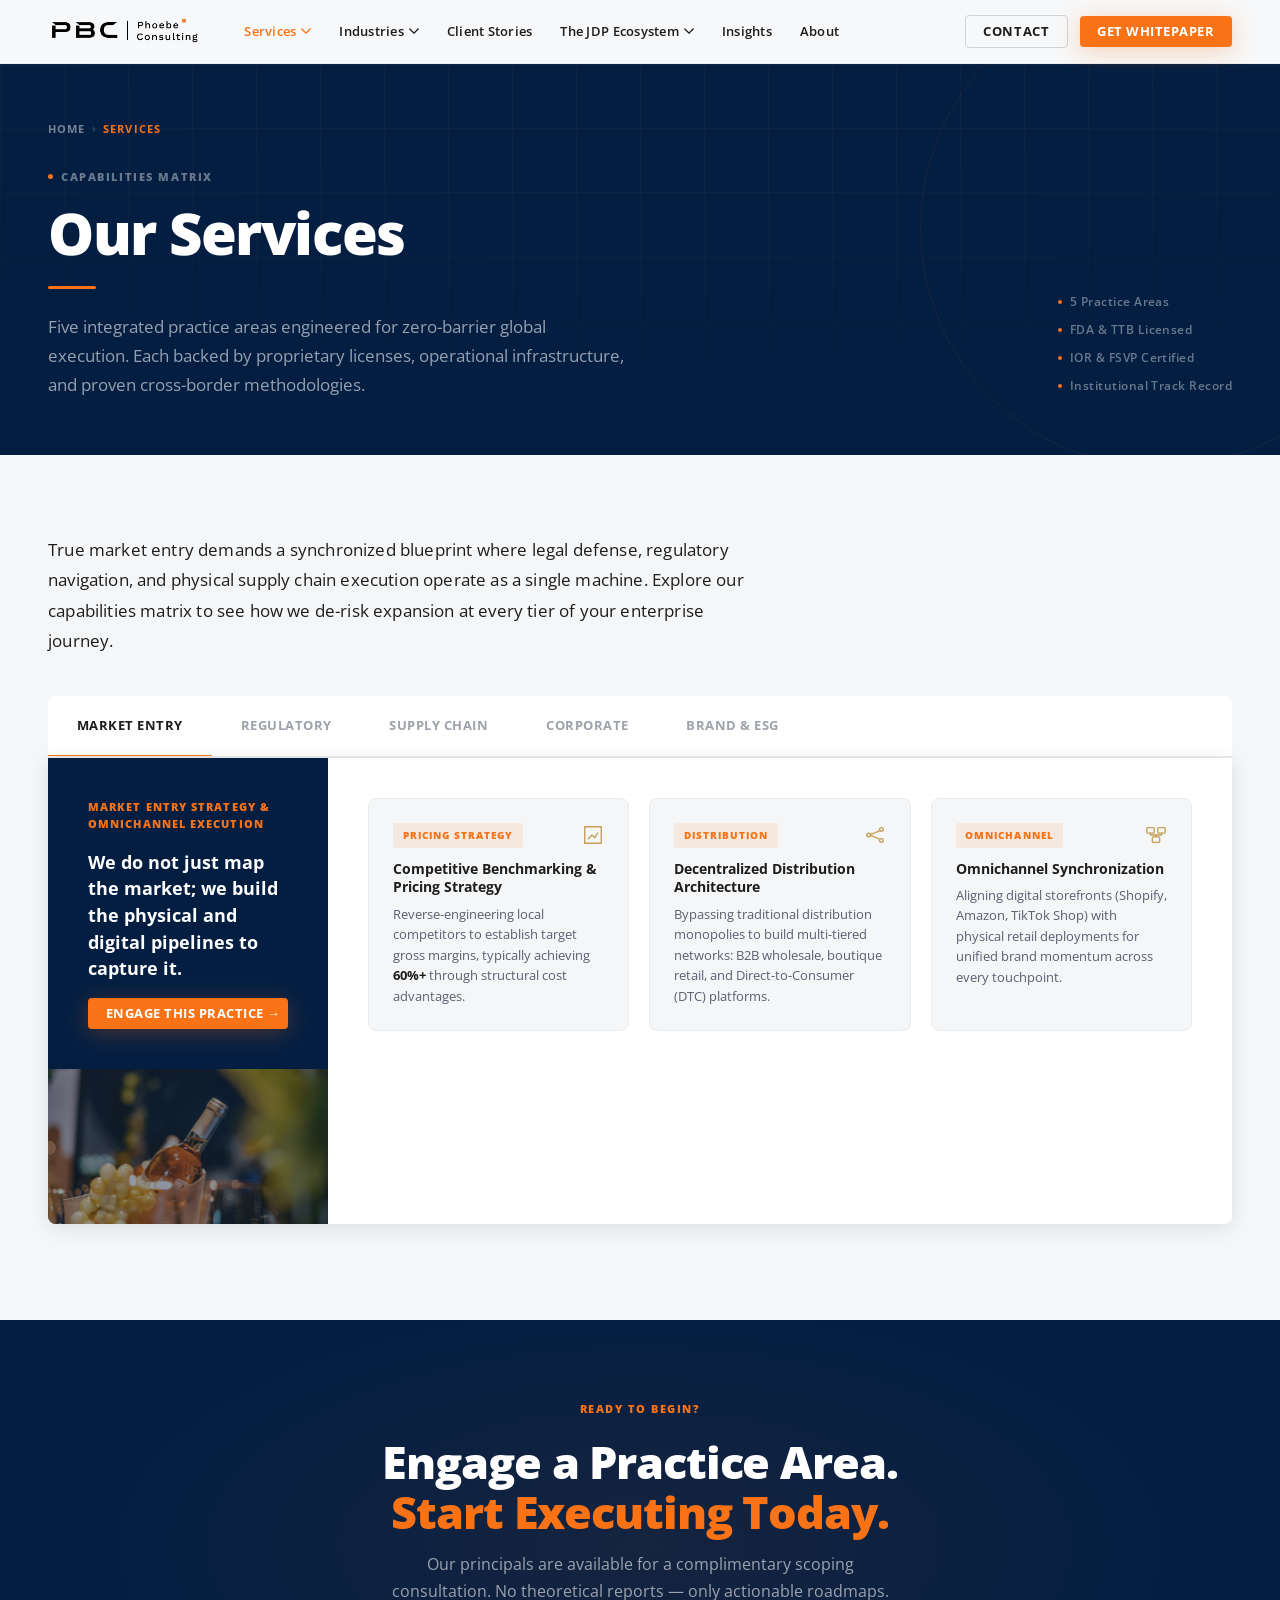
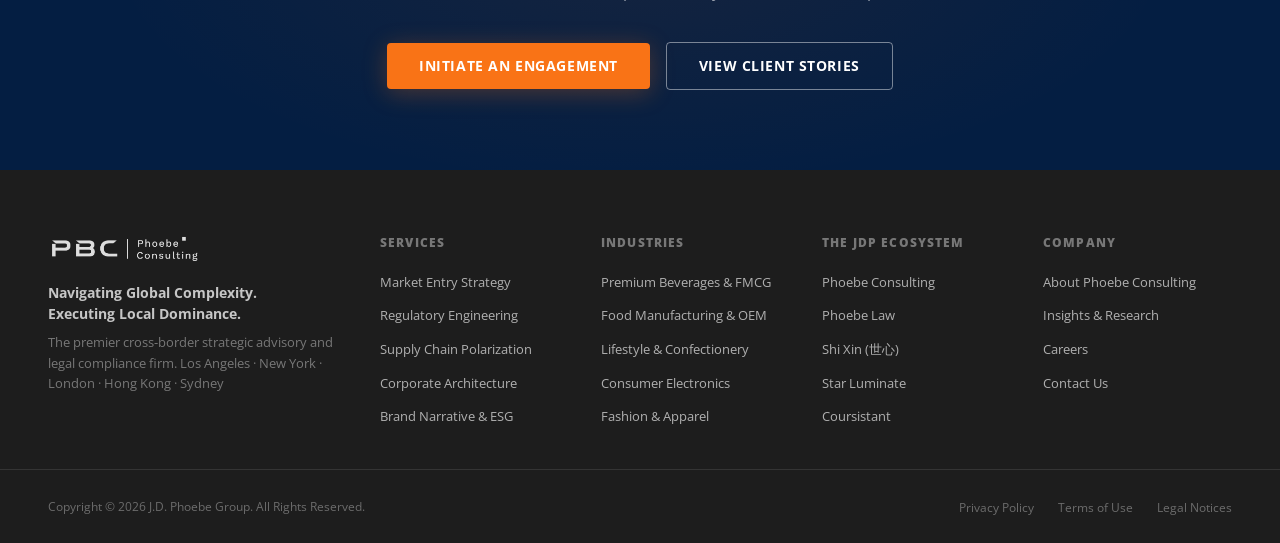
<file: services.html>
<!DOCTYPE html>
<html lang="en">
<head>
  <meta charset="UTF-8" />
  <meta name="viewport" content="width=device-width, initial-scale=1.0" />
  <title>Services | Phoebe Consulting — Capabilities Matrix</title>
  <!-- Favicon -->
  <link rel="icon" type="image/png" href="/images/favicon.png" sizes="32x32">
  <meta name="description" content="Five integrated practice areas: Market Entry, Regulatory Engineering, Supply Chain, Corporate Architecture, and Brand Narrative. End-to-end cross-border execution." />
  <link rel="preconnect" href="https://fonts.googleapis.com" />
  <link rel="preconnect" href="https://fonts.gstatic.com" crossorigin />
  <link href="https://fonts.googleapis.com/css2?family=Open+Sans:ital,wght@0,300;0,400;0,600;0,700;0,800;1,400&display=swap" rel="stylesheet" />
  <link rel="stylesheet" href="/styles.css" />
</head>
<body>

  <!-- GLOBAL NAV -->
  <header class="site-header" id="site-header">
    <div class="header-inner">
      <a href="/" class="logo" aria-label="Phoebe Consulting Home">
        <img src="/images/logo-orange.png" alt="Phoebe Consulting" class="site-logo-img">
      </a>
      <nav class="primary-nav" aria-label="Primary navigation">
        <ul class="nav-list">
          <li class="nav-item has-mega" data-page="services">
            <button class="nav-link nav-trigger" aria-haspopup="true" aria-expanded="false">
              Services <svg class="chevron" viewBox="0 0 12 8" fill="none"><path d="M1 1l5 5 5-5" stroke="currentColor" stroke-width="1.6" stroke-linecap="round"/></svg>
            </button>
            <div class="mega-panel" role="region" aria-label="Services menu">
              <div class="mega-inner">
                <div class="mega-col mega-col--label">
                  <span class="mega-eyebrow">Capabilities</span>
                  <h3 class="mega-heading">Our Services</h3>
                  <p class="mega-desc">End-to-end execution across market entry, compliance, supply chain, legal architecture, and brand.</p>
                  <a href="/services" class="mega-cta">View Full Matrix →</a>
                </div>
                <div class="mega-col">
                  <ul class="mega-links">
                    <li><a href="/services?tab=market-entry">Market Entry Strategy</a><span>Omnichannel execution &amp; distribution</span></li>
                    <li><a href="/services?tab=regulatory">Regulatory Engineering</a><span>FDA, TTB &amp; trade compliance</span></li>
                    <li><a href="/services?tab=supply-chain">Supply Chain Polarization</a><span>Logistics as a strategic moat</span></li>
                  </ul>
                </div>
                <div class="mega-col">
                  <ul class="mega-links">
                    <li><a href="/services?tab=corporate">Corporate Architecture</a><span>Entity structuring &amp; executive mobility</span></li>
                    <li><a href="/services?tab=brand-esg">Brand Narrative &amp; ESG</a><span>Cultural translation &amp; brand equity</span></li>
                    <li><a href="/ecosystem?entity=law">Phoebe Law</a><span>Cross-border legal fortress</span></li>
                  </ul>
                </div>
                <div class="mega-col mega-col--featured">
                  <div class="mega-feature-card">
                    <span class="mega-feature-tag">Featured</span>
                    <h4>The Bulk-to-Local Advantage</h4>
                    <p>How we engineer supply chains that legally bypass punitive tariffs and slash cross-border freight costs by 40–60%.</p>
                    <a href="/insights" class="mega-feature-link">Read Whitepaper →</a>
                  </div>
                </div>
              </div>
            </div>
          </li>
          <li class="nav-item has-mega" data-page="industries">
            <button class="nav-link nav-trigger" aria-haspopup="true" aria-expanded="false">
              Industries <svg class="chevron" viewBox="0 0 12 8" fill="none"><path d="M1 1l5 5 5-5" stroke="currentColor" stroke-width="1.6" stroke-linecap="round"/></svg>
            </button>
            <div class="mega-panel" role="region" aria-label="Industries menu">
              <div class="mega-inner">
                <div class="mega-col mega-col--label">
                  <span class="mega-eyebrow">Sector Focus</span>
                  <h3 class="mega-heading">Industries</h3>
                  <p class="mega-desc">Deep vertical expertise across regulated and high-growth sectors.</p>
                  <a href="/industries" class="mega-cta">View All Sectors →</a>
                </div>
                <div class="mega-col">
                  <ul class="mega-links">
                    <li><a href="/industries?sector=beverages">Premium Beverages &amp; FMCG</a><span>Alcohol, food &amp; CPG compliance</span></li>
                    <li><a href="/industries?sector=food">Traditional Food Manufacturing</a><span>OEM to branded supply</span></li>
                    <li><a href="/industries?sector=lifestyle">Lifestyle &amp; Confectionery</a><span>Dual-market brand arbitrage</span></li>
                  </ul>
                </div>
                <div class="mega-col">
                  <ul class="mega-links">
                    <li><a href="/industries?sector=electronics">Consumer Electronics</a><span>Cross-border distribution</span></li>
                    <li><a href="/industries?sector=fashion">Fashion &amp; Apparel</a><span>Trend-to-retail pipelines</span></li>
                    <li><a href="/industries?sector=agriculture">Agriculture &amp; Commodities</a><span>FSVP &amp; cold-chain logistics</span></li>
                  </ul>
                </div>
                <div class="mega-col mega-col--featured">
                  <div class="mega-feature-card">
                    <span class="mega-feature-tag">Case Study</span>
                    <h4>50,000+ Bottles. Zero Regulatory Barriers.</h4>
                    <p>How Phoebe Consulting unlocked the U.S. beverage market for a leading Asian fruit wine brand.</p>
                    <a href="/client-stories" class="mega-feature-link">Read Story →</a>
                  </div>
                </div>
              </div>
            </div>
          </li>
          <li class="nav-item" data-page="client-stories">
            <a href="/client-stories" class="nav-link">Client Stories</a>
          </li>
          <li class="nav-item has-mega" data-page="ecosystem">
            <button class="nav-link nav-trigger" aria-haspopup="true" aria-expanded="false">
              The JDP Ecosystem <svg class="chevron" viewBox="0 0 12 8" fill="none"><path d="M1 1l5 5 5-5" stroke="currentColor" stroke-width="1.6" stroke-linecap="round"/></svg>
            </button>
            <div class="mega-panel" role="region" aria-label="Ecosystem menu">
              <div class="mega-inner">
                <div class="mega-col mega-col--label">
                  <span class="mega-eyebrow">Integrated Platform</span>
                  <h3 class="mega-heading">The JDP Ecosystem</h3>
                  <p class="mega-desc">Four specialized entities. One unified execution engine.</p>
                  <a href="/ecosystem" class="mega-cta">Explore Network →</a>
                </div>
                <div class="mega-col">
                  <ul class="mega-links eco-links">
                    <li><a href="/ecosystem?entity=consulting"><strong>Phoebe Consulting</strong></a><span>Market entry &amp; commercial execution</span></li>
                    <li><a href="/ecosystem?entity=law"><strong>Phoebe Law</strong></a><span>Cross-border legal architecture</span></li>
                  </ul>
                </div>
                <div class="mega-col">
                  <ul class="mega-links eco-links">
                    <li><a href="/ecosystem?entity=shixin"><strong>Shi Xin (世心)</strong></a><span>Brand narrative &amp; ESG</span></li>
                    <li><a href="/ecosystem?entity=starluminate"><strong>Star Luminate</strong></a><span>Logistics &amp; warehousing</span></li>
                  </ul>
                </div>
                <div class="mega-col mega-col--featured">
                  <div class="mega-feature-card mega-feature-card--dark">
                    <span class="mega-feature-tag">Network</span>
                    <h4>Institutional Track Record</h4>
                    <p>Verified track record of organizing and facilitating major trade initiatives and business matchmaking with provincial CCPIT branches.</p>
                  </div>
                </div>
              </div>
            </div>
          </li>
          <li class="nav-item" data-page="insights">
            <a href="/insights" class="nav-link">Insights</a>
          </li>
          <li class="nav-item" data-page="contact">
            <a href="/contact" class="nav-link">About</a>
          </li>
        </ul>
      </nav>
      <div class="header-actions">
        <a href="/contact" class="btn btn--ghost btn--sm">Contact</a>
        <a href="/insights" class="btn btn--gold btn--sm">Get Whitepaper</a>
      </div>
      <button class="mobile-menu-toggle" aria-label="Open navigation menu" aria-expanded="false">
        <span></span><span></span><span></span>
      </button>
    </div>
    <div class="mobile-nav" id="mobile-nav" aria-hidden="true">
      <ul class="mobile-nav-list">
        <li><a href="/services" class="mobile-nav-link">Services</a></li>
        <li><a href="/industries" class="mobile-nav-link">Industries</a></li>
        <li><a href="/client-stories" class="mobile-nav-link">Client Stories</a></li>
        <li><a href="/ecosystem" class="mobile-nav-link">The JDP Ecosystem</a></li>
        <li><a href="/insights" class="mobile-nav-link">Insights</a></li>
        <li><a href="/contact" class="mobile-nav-link">About &amp; Contact</a></li>
        <li><a href="/insights" class="btn btn--gold mobile-nav-btn">Get Whitepaper</a></li>
      </ul>
    </div>
  </header>

  <main>

    <!-- PAGE HERO -->
    <div class="page-hero">
      <div class="container">
        <nav class="breadcrumb" aria-label="Breadcrumb">
          <a href="/">Home</a>
          <span class="breadcrumb-sep">›</span>
          <span class="breadcrumb-current">Services</span>
        </nav>
        <div class="page-hero-inner">
          <div>
            <div class="page-hero-eyebrow"><span class="dot"></span> Capabilities Matrix</div>
            <h1 class="page-hero-h1">Our Services</h1>
            <span class="page-hero-line"></span>
            <p class="page-hero-sub">Five integrated practice areas engineered for zero-barrier global execution. Each backed by proprietary licenses, operational infrastructure, and proven cross-border methodologies.</p>
          </div>
          <div class="page-hero-meta">
            <div class="page-hero-meta-item"><span class="dot"></span> 5 Practice Areas</div>
            <div class="page-hero-meta-item"><span class="dot"></span> FDA &amp; TTB Licensed</div>
            <div class="page-hero-meta-item"><span class="dot"></span> IOR &amp; FSVP Certified</div>
            <div class="page-hero-meta-item"><span class="dot"></span> Institutional Track Record</div>
          </div>
        </div>
      </div>
    </div>

    <!-- SERVICES TABS -->
    <section class="services" id="services">
      <div class="container">
        <p class="section-editorial section-editorial--left" style="margin-top:0;margin-bottom:2.5rem;">True market entry demands a synchronized blueprint where legal defense, regulatory navigation, and physical supply chain execution operate as a single machine. Explore our capabilities matrix to see how we de-risk expansion at every tier of your enterprise journey.</p>
        <div class="services-tabs">
          <div class="tab-nav" role="tablist" aria-label="Service categories">
            <button class="tab-btn active" role="tab" aria-selected="true" aria-controls="tab-1" id="tab-btn-1" data-tab="1">
              <span class="tab-name">Market Entry</span>
            </button>
            <button class="tab-btn" role="tab" aria-selected="false" aria-controls="tab-2" id="tab-btn-2" data-tab="2">
              <span class="tab-name">Regulatory</span>
            </button>
            <button class="tab-btn" role="tab" aria-selected="false" aria-controls="tab-3" id="tab-btn-3" data-tab="3">
              <span class="tab-name">Supply Chain</span>
            </button>
            <button class="tab-btn" role="tab" aria-selected="false" aria-controls="tab-4" id="tab-btn-4" data-tab="4">
              <span class="tab-name">Corporate</span>
            </button>
            <button class="tab-btn" role="tab" aria-selected="false" aria-controls="tab-5" id="tab-btn-5" data-tab="5">
              <span class="tab-name">Brand &amp; ESG</span>
            </button>
          </div>

          <div class="tab-panel active" id="tab-1" role="tabpanel" aria-labelledby="tab-btn-1">
            <div class="tab-panel-inner">
              <div class="tab-intro">
                <div class="tab-intro-content">
                  <span class="tab-category-label">Market Entry Strategy &amp; Omnichannel Execution</span>
                  <h3>We do not just map the market; we build the physical and digital pipelines to capture it.</h3>
                  <a href="/contact" class="btn btn--gold btn--sm">Engage This Practice →</a>
                </div>
                <img src="/images/case-alcohol.jpg" alt="" class="tab-intro-img">
              </div>
              <div class="capabilities-grid">
                <div class="capability-card fade-up">
                  <div class="capability-card-top">
                    <span class="capability-tag">Pricing Strategy</span>
                    <svg class="capability-icon" viewBox="0 0 24 24" fill="none"><path d="M3 3h18v18H3z" stroke="#C5A059" stroke-width="1.5"/><path d="M7 16l4-4 3 3 3-5" stroke="#C5A059" stroke-width="1.5" stroke-linecap="round" stroke-linejoin="round"/></svg>
                  </div>
                  <h4>Competitive Benchmarking &amp; Pricing Strategy</h4>
                  <p>Reverse-engineering local competitors to establish target gross margins, typically achieving <strong>60%+</strong> through structural cost advantages.</p>
                </div>
                <div class="capability-card fade-up">
                  <div class="capability-card-top">
                    <span class="capability-tag">Distribution</span>
                    <svg class="capability-icon" viewBox="0 0 24 24" fill="none"><circle cx="5" cy="12" r="2" stroke="#C5A059" stroke-width="1.5"/><circle cx="19" cy="6" r="2" stroke="#C5A059" stroke-width="1.5"/><circle cx="19" cy="18" r="2" stroke="#C5A059" stroke-width="1.5"/><path d="M7 11.5l10-4M7 12.5l10 4" stroke="#C5A059" stroke-width="1.5"/></svg>
                  </div>
                  <h4>Decentralized Distribution Architecture</h4>
                  <p>Bypassing traditional distribution monopolies to build multi-tiered networks: B2B wholesale, boutique retail, and Direct-to-Consumer (DTC) platforms.</p>
                </div>
                <div class="capability-card fade-up">
                  <div class="capability-card-top">
                    <span class="capability-tag">Omnichannel</span>
                    <svg class="capability-icon" viewBox="0 0 24 24" fill="none"><rect x="2" y="4" width="8" height="6" rx="1" stroke="#C5A059" stroke-width="1.5"/><rect x="14" y="4" width="8" height="6" rx="1" stroke="#C5A059" stroke-width="1.5"/><rect x="8" y="14" width="8" height="6" rx="1" stroke="#C5A059" stroke-width="1.5"/><path d="M6 10v2M18 10v2M12 14V12M6 12h12" stroke="#C5A059" stroke-width="1.5" stroke-linecap="round"/></svg>
                  </div>
                  <h4>Omnichannel Synchronization</h4>
                  <p>Aligning digital storefronts (Shopify, Amazon, TikTok Shop) with physical retail deployments for unified brand momentum across every touchpoint.</p>
                </div>
              </div>
            </div>
          </div>

          <div class="tab-panel" id="tab-2" role="tabpanel" aria-labelledby="tab-btn-2">
            <div class="tab-panel-inner">
              <div class="tab-intro">
                <div class="tab-intro-content">
                  <span class="tab-category-label">Regulatory Engineering &amp; Trade Compliance</span>
                  <h3>Absolute compliance is the bedrock of cross-border longevity.</h3>
                  <a href="/contact" class="btn btn--gold btn--sm">Engage This Practice →</a>
                </div>
                <img src="/images/case-food-mfg.jpg" alt="" class="tab-intro-img">
              </div>
              <div class="capabilities-grid">
                <div class="capability-card fade-up">
                  <div class="capability-card-top">
                    <span class="capability-tag">FDA · TTB</span>
                    <svg class="capability-icon" viewBox="0 0 24 24" fill="none"><path d="M12 3l8 4v6c0 4-3.5 7.4-8 9-4.5-1.6-8-5-8-9V7l8-4z" stroke="#C5A059" stroke-width="1.5" stroke-linejoin="round"/><path d="M9 12l2 2 4-4" stroke="#C5A059" stroke-width="1.5" stroke-linecap="round" stroke-linejoin="round"/></svg>
                  </div>
                  <h4>FDA &amp; TTB Federal Navigation</h4>
                  <p>Securing facility registrations, COLA (label) approvals, and Prior Notice filings without third-party bottlenecks, using our proprietary licenses.</p>
                </div>
                <div class="capability-card fade-up">
                  <div class="capability-card-top">
                    <span class="capability-tag">IOR · FSVP</span>
                    <svg class="capability-icon" viewBox="0 0 24 24" fill="none"><rect x="4" y="4" width="16" height="16" rx="2" stroke="#C5A059" stroke-width="1.5"/><path d="M8 12h8M8 8h4M8 16h6" stroke="#C5A059" stroke-width="1.5" stroke-linecap="round"/></svg>
                  </div>
                  <h4>Importer of Record &amp; FSVP Structuring</h4>
                  <p>Designing robust Foreign Supplier Verification Programs (FSVP) and assuming or structuring IOR responsibilities to shield offshore parent companies from liability.</p>
                </div>
                <div class="capability-card fade-up">
                  <div class="capability-card-top">
                    <span class="capability-tag">Customs</span>
                    <svg class="capability-icon" viewBox="0 0 24 24" fill="none"><path d="M2 12h20M12 2l5 5-5 5M12 22l-5-5 5-5" stroke="#C5A059" stroke-width="1.5" stroke-linecap="round" stroke-linejoin="round"/></svg>
                  </div>
                  <h4>Customs &amp; Tariff Mitigation</h4>
                  <p>Pre-clearing custom bonds, optimizing HS code classifications, and minimizing regulatory friction at port of entry to achieve zero-barrier clearance.</p>
                </div>
              </div>
            </div>
          </div>

          <div class="tab-panel" id="tab-3" role="tabpanel" aria-labelledby="tab-btn-3">
            <div class="tab-panel-inner">
              <div class="tab-intro">
                <div class="tab-intro-content">
                  <span class="tab-category-label">Supply Chain Polarization &amp; Operations</span>
                  <h3>Transforming logistics from a cost center into a strategic moat.</h3>
                  <a href="/contact" class="btn btn--gold btn--sm">Engage This Practice →</a>
                </div>
                <img src="/images/service-supply.jpg" alt="" class="tab-intro-img">
              </div>
              <div class="capabilities-grid">
                <div class="capability-card fade-up">
                  <div class="capability-card-top">
                    <span class="capability-tag">Cost Model</span>
                    <svg class="capability-icon" viewBox="0 0 24 24" fill="none"><path d="M12 2v4M12 18v4M4.93 4.93l2.83 2.83M16.24 16.24l2.83 2.83M2 12h4M18 12h4M4.93 19.07l2.83-2.83M16.24 7.76l2.83-2.83" stroke="#C5A059" stroke-width="1.5" stroke-linecap="round"/></svg>
                  </div>
                  <h4>The "Bulk-to-Local" Cost Model</h4>
                  <p>Redesigning import structures — importing raw bulk for localized bottling/assembly — to legally bypass extreme tariffs and slash cross-border freight costs by 40–60%.</p>
                </div>
                <div class="capability-card fade-up">
                  <div class="capability-card-top">
                    <span class="capability-tag">3PL · Cold-Chain</span>
                    <svg class="capability-icon" viewBox="0 0 24 24" fill="none"><rect x="2" y="8" width="20" height="13" rx="2" stroke="#C5A059" stroke-width="1.5"/><path d="M16 8V5a4 4 0 00-8 0v3" stroke="#C5A059" stroke-width="1.5"/><circle cx="12" cy="15" r="2" stroke="#C5A059" stroke-width="1.5"/></svg>
                  </div>
                  <h4>3PL &amp; Cold-Chain Integration</h4>
                  <p>Deploying climate-controlled warehousing, localized fulfillment networks, and robust lot-tracking/recall systems for full chain-of-custody visibility.</p>
                </div>
                <div class="capability-card fade-up">
                  <div class="capability-card-top">
                    <span class="capability-tag">Risk Mgmt</span>
                    <svg class="capability-icon" viewBox="0 0 24 24" fill="none"><path d="M12 3l8 4.5v9L12 21 4 16.5v-9L12 3z" stroke="#C5A059" stroke-width="1.5" stroke-linejoin="round"/><path d="M12 8v4l3 2" stroke="#C5A059" stroke-width="1.5" stroke-linecap="round"/></svg>
                  </div>
                  <h4>Risk &amp; Liability Management</h4>
                  <p>Securing comprehensive commercial and product liability insurance customized for foreign entities operating on U.S. soil, mitigating exposure at every tier.</p>
                </div>
              </div>
            </div>
          </div>

          <div class="tab-panel" id="tab-4" role="tabpanel" aria-labelledby="tab-btn-4">
            <div class="tab-panel-inner">
              <div class="tab-intro">
                <div class="tab-intro-content">
                  <span class="tab-category-label">Corporate Architecture &amp; Executive Mobility (Phoebe Law)</span>
                  <h3>The legal fortress for global leaders and enterprise assets.</h3>
                  <a href="/contact" class="btn btn--gold btn--sm">Engage This Practice →</a>
                </div>
                <img src="/images/service-legal.jpg" alt="" class="tab-intro-img">
              </div>
              <div class="capabilities-grid">
                <div class="capability-card fade-up">
                  <div class="capability-card-top">
                    <span class="capability-tag">Entity Structure</span>
                    <svg class="capability-icon" viewBox="0 0 24 24" fill="none"><rect x="9" y="2" width="6" height="5" rx="1" stroke="#C5A059" stroke-width="1.5"/><rect x="2" y="17" width="6" height="5" rx="1" stroke="#C5A059" stroke-width="1.5"/><rect x="16" y="17" width="6" height="5" rx="1" stroke="#C5A059" stroke-width="1.5"/><path d="M12 7v4M12 11H5v6M12 11h7v6" stroke="#C5A059" stroke-width="1.5" stroke-linecap="round" stroke-linejoin="round"/></svg>
                  </div>
                  <h4>Cross-Border Entity Structuring</h4>
                  <p>Forming tax-optimized entities (Delaware C-Corps vs. LLCs) aligned with VC funding requirements, IP holding strategies, or operational trade needs.</p>
                </div>
                <div class="capability-card fade-up">
                  <div class="capability-card-top">
                    <span class="capability-tag">Banking · KYC</span>
                    <svg class="capability-icon" viewBox="0 0 24 24" fill="none"><rect x="2" y="5" width="20" height="14" rx="2" stroke="#C5A059" stroke-width="1.5"/><path d="M2 10h20" stroke="#C5A059" stroke-width="1.5"/><path d="M6 15h4M15 15h3" stroke="#C5A059" stroke-width="1.5" stroke-linecap="round"/></svg>
                  </div>
                  <h4>Clean Banking &amp; KYC Clearance</h4>
                  <p>Navigating stringent U.S. banking compliance — UBOs, Authorized Signers, ODI paths — to secure operational capital flow for foreign-owned entities.</p>
                </div>
                <div class="capability-card fade-up">
                  <div class="capability-card-top">
                    <span class="capability-tag">Immigration</span>
                    <svg class="capability-icon" viewBox="0 0 24 24" fill="none"><circle cx="12" cy="8" r="4" stroke="#C5A059" stroke-width="1.5"/><path d="M4 20c0-4 3.582-7 8-7s8 3 8 7" stroke="#C5A059" stroke-width="1.5" stroke-linecap="round"/><path d="M16 14l2 2 4-4" stroke="#C5A059" stroke-width="1.5" stroke-linecap="round" stroke-linejoin="round"/></svg>
                  </div>
                  <h4>Executive Global Mobility</h4>
                  <p>Architecting bespoke immigration pathways (L-1, O-1, EB categories) to ensure founders and core management teams land seamlessly and compliantly.</p>
                </div>
              </div>
            </div>
          </div>

          <div class="tab-panel" id="tab-5" role="tabpanel" aria-labelledby="tab-btn-5">
            <div class="tab-panel-inner">
              <div class="tab-intro">
                <div class="tab-intro-content">
                  <span class="tab-category-label">Brand Narrative &amp; Cultural ESG (Shi Xin)</span>
                  <h3>Translating domestic manufacturing scale into premium western brand equity.</h3>
                  <a href="/contact" class="btn btn--gold btn--sm">Engage This Practice →</a>
                </div>
                <img src="/images/case-culture.jpg" alt="" class="tab-intro-img">
              </div>
              <div class="capabilities-grid">
                <div class="capability-card fade-up">
                  <div class="capability-card-top">
                    <span class="capability-tag">Brand World</span>
                    <svg class="capability-icon" viewBox="0 0 24 24" fill="none"><circle cx="12" cy="12" r="9" stroke="#C5A059" stroke-width="1.5"/><path d="M12 3c-2 2.5-3 5-3 9s1 6.5 3 9M12 3c2 2.5 3 5 3 9s-1 6.5-3 9M3 12h18" stroke="#C5A059" stroke-width="1.5"/></svg>
                  </div>
                  <h4>Brand Worldview Construction</h4>
                  <p>Upgrading generic product features into culturally resonant, high-premium narratives that align with western consumer psychology and premium positioning.</p>
                </div>
                <div class="capability-card fade-up">
                  <div class="capability-card-top">
                    <span class="capability-tag">Dual-Market</span>
                    <svg class="capability-icon" viewBox="0 0 24 24" fill="none"><path d="M4 17l4-8 4 6 3-4 4 6" stroke="#C5A059" stroke-width="1.5" stroke-linecap="round" stroke-linejoin="round"/></svg>
                  </div>
                  <h4>Dual-Market Asset Conversion</h4>
                  <p>Utilizing U.S. retail validation, buyer feedback, and localized branding as powerful content assets to drive prestige and conversion back in the domestic market.</p>
                </div>
                <div class="capability-card fade-up">
                  <div class="capability-card-top">
                    <span class="capability-tag">ESG</span>
                    <svg class="capability-icon" viewBox="0 0 24 24" fill="none"><path d="M12 3c-1.5 3-6 4-6 9a6 6 0 0012 0c0-5-4.5-6-6-9z" stroke="#C5A059" stroke-width="1.5" stroke-linejoin="round"/><path d="M12 12c0 3-1.5 5-1.5 5" stroke="#C5A059" stroke-width="1.5" stroke-linecap="round"/></svg>
                  </div>
                  <h4>International ESG Profiling</h4>
                  <p>Leveraging our multilateral diplomatic network to build Environmental, Social, and Governance (ESG) credibility that meets rigorous western institutional standards.</p>
                </div>
              </div>
            </div>
          </div>
        </div>
      </div>
    </section>

    <!-- CTA STRIP -->
    <section class="cta-strip">
      <div class="container">
        <span class="cta-strip-eyebrow">Ready to Begin?</span>
        <h2>Engage a Practice Area.<br/><em>Start Executing Today.</em></h2>
        <p>Our principals are available for a complimentary scoping consultation. No theoretical reports — only actionable roadmaps.</p>
        <div class="cta-strip-actions">
          <a href="/contact" class="btn btn--gold btn--lg">Initiate an Engagement</a>
          <a href="/client-stories" class="btn btn--outline-white btn--lg">View Client Stories</a>
        </div>
      </div>
    </section>

  </main>

  <!-- GLOBAL FOOTER -->
  <footer class="site-footer">
    <div class="footer-top">
      <div class="container">
        <div class="footer-grid">
          <div class="footer-brand">
            <a href="/" class="logo logo--footer" aria-label="Phoebe Consulting">
              <img src="/images/logo-orange.png" alt="Phoebe Consulting" class="site-logo-img">
            </a>
            <p class="footer-tagline">Navigating Global Complexity.<br/>Executing Local Dominance.</p>
            <p class="footer-brand-desc">The premier cross-border strategic advisory and legal compliance firm. Los Angeles · New York · London · Hong Kong · Sydney</p>
          </div>
          <div class="footer-col"><h5 class="footer-col-heading">Services</h5><ul class="footer-links"><li><a href="/services?tab=market-entry">Market Entry Strategy</a></li><li><a href="/services?tab=regulatory">Regulatory Engineering</a></li><li><a href="/services?tab=supply-chain">Supply Chain Polarization</a></li><li><a href="/services?tab=corporate">Corporate Architecture</a></li><li><a href="/services?tab=brand-esg">Brand Narrative &amp; ESG</a></li></ul></div>
          <div class="footer-col"><h5 class="footer-col-heading">Industries</h5><ul class="footer-links"><li><a href="/industries?sector=beverages">Premium Beverages &amp; FMCG</a></li><li><a href="/industries?sector=food">Food Manufacturing &amp; OEM</a></li><li><a href="/industries?sector=lifestyle">Lifestyle &amp; Confectionery</a></li><li><a href="/industries?sector=electronics">Consumer Electronics</a></li><li><a href="/industries?sector=fashion">Fashion &amp; Apparel</a></li></ul></div>
          <div class="footer-col"><h5 class="footer-col-heading">The JDP Ecosystem</h5><ul class="footer-links"><li><a href="/ecosystem?entity=consulting">Phoebe Consulting</a></li><li><a href="/ecosystem?entity=law">Phoebe Law</a></li><li><a href="/ecosystem?entity=shixin">Shi Xin (世心)</a></li><li><a href="/ecosystem?entity=starluminate">Star Luminate</a></li><li><a href="https://coursistant.com" target="_blank" rel="noopener noreferrer">Coursistant</a></li></ul></div>
          <div class="footer-col"><h5 class="footer-col-heading">Company</h5><ul class="footer-links"><li><a href="/contact">About Phoebe Consulting</a></li><li><a href="/insights">Insights &amp; Research</a></li><li><a href="/contact">Careers</a></li><li><a href="/contact">Contact Us</a></li></ul></div>
        </div>
      </div>
    </div>
    <div class="footer-bottom"><div class="container"><div class="footer-bottom-inner"><p class="footer-copy">Copyright &copy; 2026 J.D. Phoebe Group. All Rights Reserved.</p><ul class="footer-legal"><li><a href="#">Privacy Policy</a></li><li><a href="#">Terms of Use</a></li><li><a href="#">Legal Notices</a></li></ul></div></div></div>
  </footer>

  <!-- Zero-flicker tab deep-link init: runs synchronously before first paint -->
  <script>
  (function () {
    var MAP = { 'market-entry': '1', 'regulatory': '2', 'supply-chain': '3', 'corporate': '4', 'brand-esg': '5' };
    var slug = new URLSearchParams(location.search).get('tab');
    var num  = MAP[slug];
    if (!num || num === '1') return;           /* default tab — nothing to do */
    var defBtn   = document.querySelector('.tab-btn.active');
    var defPanel = document.querySelector('.tab-panel.active');
    if (defBtn)   { defBtn.classList.remove('active');   defBtn.setAttribute('aria-selected', 'false'); }
    if (defPanel) { defPanel.classList.remove('active'); }
    var btn   = document.querySelector('.tab-btn[data-tab="' + num + '"]');
    var panel = document.getElementById('tab-' + num);
    if (btn)   { btn.classList.add('active');   btn.setAttribute('aria-selected', 'true'); }
    if (panel) { panel.classList.add('active'); }
  }());
  </script>
  <script src="/main.js"></script>
</body>
</html>
</file>
<file: styles.css>
/* ============================================================
   JDP CONSULTING — DESIGN SYSTEM
   ============================================================ */

/* --- Reset & Base --- */
*, *::before, *::after { box-sizing: border-box; margin: 0; padding: 0; }

:root {
  --white:       #FFFFFF;
  --pearl:       #F5F6F7;
  --obsidian:    #000000;
  --navy:        #041E42;
  --navy-mid:    #072a5a;
  --gold:        #F97316;
  --gold-light:  #FB923C;
  --gold-dark:   #EA580C;
  --charcoal:    #1D1D1D;
  --gray-100:    #F5F6F7;
  --gray-200:    #EAEBEC;
  --gray-300:    #D0D2D5;
  --gray-400:    #9EA3AB;
  --gray-600:    #5A6070;
  --gray-800:    #2A2E38;

  --font:        'Open Sans', 'Helvetica Neue', Arial, sans-serif;

  --header-h:    64px;
  --container:   1280px;
  --gap:         clamp(1.5rem, 3vw, 2.5rem);

  --radius-sm:   4px;
  --radius:      8px;
  --radius-lg:   16px;

  --shadow-sm:   0 1px 4px rgba(0,0,0,.08);
  --shadow:      0 4px 20px rgba(0,0,0,.10);
  --shadow-lg:   0 12px 48px rgba(0,0,0,.16);
  --shadow-gold: 0 4px 24px rgba(249,115,22,.28);

  --transition:  .22s cubic-bezier(.4,0,.2,1);
}

html { scroll-behavior: smooth; font-size: 16px; }

body {
  font-family: var(--font);
  color: var(--charcoal);
  background: var(--white);
  line-height: 1.6;
  -webkit-font-smoothing: antialiased;
  overflow-x: hidden;
}

a { color: inherit; text-decoration: none; }
ul { list-style: none; }
img { display: block; max-width: 100%; }
button { cursor: pointer; border: none; background: none; font: inherit; }

/* ============================================================
   LAYOUT
   ============================================================ */
.container {
  width: 100%;
  max-width: var(--container);
  margin: 0 auto;
  padding: 0 clamp(1.25rem, 4vw, 3rem);
}

/* ============================================================
   BUTTONS
   ============================================================ */
.btn {
  display: inline-flex;
  align-items: center;
  gap: .5rem;
  font-family: var(--font);
  font-weight: 700;
  font-size: .875rem;
  letter-spacing: .04em;
  text-transform: uppercase;
  border-radius: var(--radius-sm);
  transition: background var(--transition), color var(--transition),
              border-color var(--transition), transform var(--transition), box-shadow var(--transition);
  padding: .75rem 1.5rem;
  line-height: 1;
  white-space: nowrap;
}
.btn:hover { transform: translateY(-1px); }
.btn:active { transform: none; }

.btn--gold {
  background: var(--gold);
  color: var(--white);
  box-shadow: var(--shadow-gold);
}
.btn--gold:hover { background: var(--gold-light); box-shadow: 0 6px 32px rgba(249,115,22,.4); }

.btn--ghost {
  background: transparent;
  color: var(--charcoal);
  border: 1.5px solid var(--gray-300);
}
.btn--ghost:hover { border-color: var(--gold); color: var(--gold); }

.btn--outline-white {
  background: transparent;
  color: var(--white);
  border: 1.5px solid rgba(255,255,255,.45);
}
.btn--outline-white:hover {
  border-color: var(--gold);
  color: var(--gold);
}

.btn--sm  { padding: .55rem 1.1rem; font-size: .8rem; }
.btn--lg  { padding: 1rem 2rem; font-size: .9rem; }
.btn--block { width: 100%; justify-content: center; }

/* ============================================================
   EYEBROWS & SECTION HEADERS
   ============================================================ */
.section-eyebrow {
  display: inline-block;
  font-size: .72rem;
  font-weight: 800;
  letter-spacing: .12em;
  text-transform: uppercase;
  color: var(--gray-400);
  margin-bottom: .75rem;
}
.section-eyebrow--gold { color: var(--gold); }

.section-header {
  text-align: center;
  margin-bottom: 3.5rem;
}

.section-editorial {
  font-size: 1.05rem;
  line-height: 1.8;
  color: var(--gray-500);
  max-width: 720px;
  margin: -1.5rem auto 3rem;
  text-align: center;
  font-weight: 400;
  letter-spacing: .01em;
}
.section-editorial--on-dark {
  color: rgba(255, 255, 255, .48);
}
.section-editorial--left {
  text-align: left;
  margin-left: 0;
}
.section-header--light .section-eyebrow { color: rgba(255,255,255,.5); }

.section-h2 {
  font-size: clamp(1.9rem, 3.5vw, 2.75rem);
  font-weight: 800;
  line-height: 1.15;
  color: var(--charcoal);
  margin-bottom: .75rem;
}
.section-h2--light { color: var(--white); }

.section-subtitle {
  font-size: 1.05rem;
  color: var(--gray-600);
  max-width: 560px;
  margin: 0 auto;
}
.section-subtitle--light { color: rgba(255,255,255,.65); }

/* ============================================================
   HEADER / NAV
   ============================================================ */
.site-header {
  position: fixed;
  top: 0; left: 0; right: 0;
  height: var(--header-h);
  z-index: 1000;
  background: rgba(255,255,255,.97);
  border-bottom: 1px solid var(--gray-200);
  backdrop-filter: blur(12px);
  -webkit-backdrop-filter: blur(12px);
  transition: box-shadow var(--transition), background var(--transition);
}
.site-header.scrolled {
  box-shadow: var(--shadow);
  background: rgba(255,255,255,.99);
}

.header-inner {
  display: flex;
  align-items: center;
  height: 100%;
  gap: 2rem;
  max-width: var(--container);
  margin: 0 auto;
  padding: 0 clamp(1.25rem, 4vw, 3rem);
}

/* Logo */
.logo {
  display: flex;
  align-items: center;
  flex-shrink: 0;
  text-decoration: none;
}
.site-logo-img {
  height: 24px;
  width: auto;
  object-fit: contain;
  display: block;
}
@media (min-width: 768px) {
  .site-logo-img { height: 32px; }
}

/* Primary Nav */
.primary-nav { flex: 1; }

.nav-list {
  display: flex;
  align-items: center;
  gap: .25rem;
}

.nav-link {
  display: flex;
  align-items: center;
  gap: .3rem;
  font-size: .825rem;
  font-weight: 600;
  letter-spacing: .02em;
  color: var(--charcoal);
  padding: .5rem .75rem;
  border-radius: var(--radius-sm);
  transition: color var(--transition), background var(--transition);
  white-space: nowrap;
}
.nav-link:hover, .nav-item.active > .nav-link { color: var(--gold); }

.chevron {
  width: 10px;
  height: 7px;
  transition: transform var(--transition);
}
.nav-item.open > .nav-trigger .chevron { transform: rotate(180deg); }

/* Mega Panel */
.mega-panel {
  position: fixed;
  top: var(--header-h);
  left: 0; right: 0;
  background: var(--white);
  border-top: 3px solid var(--gold);
  border-bottom: 1px solid var(--gray-200);
  box-shadow: 0 16px 48px rgba(0,0,0,.12);
  opacity: 0;
  pointer-events: none;
  transform: translateY(-8px);
  transition: opacity var(--transition), transform var(--transition);
  z-index: 999;
}
.nav-item.open > .mega-panel {
  opacity: 1;
  pointer-events: auto;
  transform: none;
}

.mega-inner {
  display: grid;
  grid-template-columns: 220px 1fr 1fr 240px;
  gap: 0;
  max-width: var(--container);
  margin: 0 auto;
  padding: 2rem clamp(1.25rem, 4vw, 3rem);
}

.mega-col { padding: 0 1.5rem; }
.mega-col:first-child { padding-left: 0; border-right: 1px solid var(--gray-200); }
.mega-col:last-child { padding-right: 0; }
.mega-col:not(:first-child):not(:last-child) { border-right: 1px solid var(--gray-200); }

.mega-col--label { display: flex; flex-direction: column; gap: .5rem; }

.mega-eyebrow {
  font-size: .68rem;
  font-weight: 800;
  letter-spacing: .14em;
  text-transform: uppercase;
  color: var(--gold);
}
.mega-heading {
  font-size: 1.1rem;
  font-weight: 800;
  color: var(--charcoal);
}
.mega-desc {
  font-size: .825rem;
  color: var(--gray-600);
  line-height: 1.55;
  flex: 1;
}
.mega-cta {
  font-size: .78rem;
  font-weight: 700;
  color: var(--gold);
  letter-spacing: .02em;
}
.mega-cta:hover { text-decoration: underline; }

.mega-links { display: flex; flex-direction: column; gap: .1rem; }
.mega-links li { display: flex; flex-direction: column; }
.mega-links a {
  font-size: .875rem;
  font-weight: 700;
  color: var(--charcoal);
  padding: .55rem .5rem;
  border-radius: var(--radius-sm);
  transition: color var(--transition), background var(--transition);
}
.mega-links a:hover { color: var(--gold); background: var(--gray-100); }
.mega-links span {
  font-size: .75rem;
  color: var(--gray-400);
  padding: 0 .5rem .4rem;
  margin-top: -.3rem;
}

.mega-col--featured { display: flex; align-items: center; }
.mega-feature-card {
  background: var(--navy);
  border-radius: var(--radius);
  padding: 1.25rem;
  color: var(--white);
  width: 100%;
}
.mega-feature-card--dark { background: var(--obsidian); }
.mega-feature-tag {
  font-size: .68rem;
  font-weight: 800;
  letter-spacing: .12em;
  text-transform: uppercase;
  color: var(--gold);
  display: block;
  margin-bottom: .5rem;
}
.mega-feature-card h4 { font-size: .9rem; font-weight: 700; margin-bottom: .4rem; }
.mega-feature-card p { font-size: .78rem; color: rgba(255,255,255,.7); line-height: 1.5; margin-bottom: .75rem; }
.mega-feature-link {
  font-size: .78rem;
  font-weight: 700;
  color: var(--gold);
}
.mega-feature-link:hover { text-decoration: underline; }

/* Header actions */
.header-actions {
  display: flex;
  align-items: center;
  gap: .75rem;
  flex-shrink: 0;
}

/* Mobile toggle */
.mobile-menu-toggle {
  display: none;
  flex-direction: column;
  justify-content: center;
  gap: 5px;
  width: 38px;
  height: 38px;
  padding: 0 6px;
}
.mobile-menu-toggle span {
  display: block;
  height: 2px;
  background: var(--charcoal);
  border-radius: 2px;
  transition: transform var(--transition), opacity var(--transition);
}
.mobile-menu-toggle.open span:nth-child(1) { transform: translateY(7px) rotate(45deg); }
.mobile-menu-toggle.open span:nth-child(2) { opacity: 0; }
.mobile-menu-toggle.open span:nth-child(3) { transform: translateY(-7px) rotate(-45deg); }

/* Mobile Nav */
.mobile-nav {
  display: none;
  flex-direction: column;
  background: var(--white);
  border-top: 1px solid var(--gray-200);
  padding: 1rem 0;
  max-height: 0;
  overflow: hidden;
  transition: max-height .35s ease;
}
.mobile-nav.open { max-height: 600px; }
.mobile-nav-list { padding: .5rem clamp(1.25rem, 4vw, 3rem); display: flex; flex-direction: column; gap: .25rem; }
.mobile-nav-link {
  display: block;
  font-size: .925rem;
  font-weight: 600;
  color: var(--charcoal);
  padding: .65rem .75rem;
  border-radius: var(--radius-sm);
  transition: background var(--transition), color var(--transition);
}
.mobile-nav-link:hover { background: var(--gray-100); color: var(--gold); }
.mobile-nav-btn { margin-top: .5rem; display: inline-flex; }

/* ============================================================
   HERO
   ============================================================ */
.hero {
  position: relative;
  min-height: 100vh;
  display: flex;
  align-items: center;
  background: var(--navy);
  overflow: hidden;
  padding-top: var(--header-h);
}

.hero-bg {
  position: absolute;
  inset: 0;
  background:
    radial-gradient(ellipse 80% 60% at 70% 50%, rgba(249,115,22,.1) 0%, transparent 60%),
    radial-gradient(ellipse 50% 80% at 10% 80%, rgba(4,30,66,.75) 0%, transparent 60%),
    linear-gradient(135deg, rgba(4,30,66,.82) 0%, rgba(0,8,20,.88) 50%, rgba(4,30,66,.82) 100%),
    url('images/hero-logistics-bg.jpg') center / cover no-repeat;
}

.hero-grid-overlay {
  position: absolute;
  inset: 0;
  background-image:
    linear-gradient(rgba(249,115,22,.06) 1px, transparent 1px),
    linear-gradient(90deg, rgba(249,115,22,.06) 1px, transparent 1px);
  background-size: 80px 80px;
  mask-image: radial-gradient(ellipse 90% 90% at 50% 50%, black 30%, transparent 100%);
  -webkit-mask-image: radial-gradient(ellipse 90% 90% at 50% 50%, black 30%, transparent 100%);
}

.hero .container {
  position: relative;
  z-index: 1;
  padding-top: 4rem;
  padding-bottom: 6rem;
}

.hero-content { max-width: 820px; }

.hero-eyebrow {
  display: flex;
  align-items: center;
  gap: .6rem;
  font-size: .72rem;
  font-weight: 700;
  letter-spacing: .14em;
  text-transform: uppercase;
  color: rgba(255,255,255,.5);
  margin-bottom: 1.5rem;
}
.hero-eyebrow .dot {
  width: 6px;
  height: 6px;
  border-radius: 50%;
  background: var(--gold);
  flex-shrink: 0;
}

.hero-h1 {
  font-size: clamp(2.6rem, 6vw, 5.2rem);
  font-weight: 800;
  line-height: 1.05;
  color: var(--white);
  margin-bottom: 1.5rem;
  letter-spacing: -.02em;
}
.hero-h1 em {
  font-style: normal;
  color: var(--gold);
}

.hero-sub {
  font-size: clamp(1rem, 1.5vw, 1.15rem);
  color: rgba(255,255,255,.72);
  line-height: 1.7;
  max-width: 640px;
  margin-bottom: 2.5rem;
}

.hero-actions {
  display: flex;
  align-items: center;
  gap: 1rem;
  flex-wrap: wrap;
  margin-bottom: 4rem;
}

.hero-stats {
  display: flex;
  align-items: center;
  flex-wrap: wrap;
  border-top: 1px solid rgba(255,255,255,.12);
  padding-top: 2rem;
}
.hero-stat {
  display: flex;
  flex-direction: column;
  gap: .3rem;
  padding: 0 2rem;
}
.hero-stat:first-child { padding-left: 0; }
.hero-stat-value {
  font-size: clamp(1.5rem, 2.5vw, 2rem);
  font-weight: 800;
  color: var(--gold);
  line-height: 1;
}
.hero-stat-label {
  font-size: .72rem;
  font-weight: 600;
  letter-spacing: .04em;
  color: rgba(255,255,255,.5);
  text-transform: uppercase;
  max-width: 120px;
  line-height: 1.3;
}
.hero-stat-divider {
  width: 1px;
  height: 40px;
  background: rgba(255,255,255,.15);
  flex-shrink: 0;
}

.hero-scroll-indicator {
  position: absolute;
  bottom: 2rem;
  left: 50%;
  transform: translateX(-50%);
  display: flex;
  flex-direction: column;
  align-items: center;
  gap: .6rem;
  color: rgba(255,255,255,.35);
  font-size: .68rem;
  letter-spacing: .1em;
  text-transform: uppercase;
}
.scroll-line {
  width: 1px;
  height: 40px;
  background: linear-gradient(to bottom, rgba(249,115,22,.6), transparent);
  animation: scrollPulse 2s ease-in-out infinite;
}
@keyframes scrollPulse {
  0%, 100% { opacity: .4; }
  50% { opacity: 1; }
}

/* ============================================================
   PHILOSOPHY
   ============================================================ */
.philosophy {
  background: var(--white);
  padding: 5rem 0;
  border-bottom: 1px solid var(--gray-200);
}

.philosophy-grid {
  display: grid;
  grid-template-columns: 160px 1fr;
  grid-template-rows: auto auto;
  gap: 2rem 4rem;
  align-items: start;
}

.philosophy-label { grid-row: 1; grid-column: 1; }
.philosophy-body { grid-row: 1; grid-column: 2; }
.philosophy-pillars { grid-row: 2; grid-column: 2; }

.philosophy-h2 {
  font-size: clamp(1.7rem, 3vw, 2.5rem);
  font-weight: 800;
  line-height: 1.2;
  color: var(--charcoal);
  margin-bottom: 1rem;
}

.philosophy-text {
  font-size: 1.05rem;
  color: var(--gray-600);
  line-height: 1.75;
  max-width: 680px;
}
.philosophy-text strong { color: var(--charcoal); }

.philosophy-pillars {
  display: grid;
  grid-template-columns: repeat(3, 1fr);
  gap: 1.5rem;
  margin-top: .5rem;
}

.pillar {
  padding: 1.5rem;
  background: var(--gray-100);
  border-radius: var(--radius);
  border-left: 3px solid var(--gold);
  transition: box-shadow var(--transition), transform var(--transition);
}
.pillar:hover { box-shadow: var(--shadow); transform: translateY(-2px); }
.pillar-icon { width: 32px; height: 32px; margin-bottom: .75rem; }
.pillar h4 { font-size: .9rem; font-weight: 800; color: var(--charcoal); margin-bottom: .4rem; }
.pillar p { font-size: .83rem; color: var(--gray-600); line-height: 1.55; }

/* ============================================================
   SERVICES / TABS
   ============================================================ */
.services {
  background: var(--pearl);
  padding: 5rem 0 6rem;
}

.tab-nav {
  display: flex;
  border-bottom: 2px solid var(--gray-200);
  overflow-x: auto;
  scrollbar-width: none;
  background: var(--white);
  border-radius: var(--radius) var(--radius) 0 0;
}
.tab-nav::-webkit-scrollbar { display: none; }

.tab-btn {
  display: flex;
  align-items: center;
  gap: .6rem;
  padding: 1.2rem 1.8rem;
  font-size: .8rem;
  font-weight: 700;
  letter-spacing: .04em;
  text-transform: uppercase;
  color: var(--gray-400);
  border-bottom: 3px solid transparent;
  margin-bottom: -2px;
  white-space: nowrap;
  flex-shrink: 0;
  transition: color var(--transition), border-color var(--transition);
}
.tab-btn:hover { color: var(--charcoal); }
.tab-btn.active { color: var(--charcoal); border-bottom-color: var(--gold); }
.tab-num { font-size: .7rem; color: var(--gold); font-weight: 800; }

.tab-panel {
  display: none;
  background: var(--white);
  border-radius: 0 0 var(--radius) var(--radius);
  box-shadow: var(--shadow);
}
.tab-panel.active { display: block; }

.tab-panel-inner {
  display: grid;
  grid-template-columns: 280px 1fr;
  min-height: 400px;
}

.tab-intro {
  background: var(--navy);
  border-radius: 0 0 0 var(--radius);
  display: flex;
  flex-direction: column;
  overflow: hidden;
}
.tab-intro-content {
  padding: 2.5rem;
  display: flex;
  flex-direction: column;
  gap: 1rem;
  flex: 1;
}
.tab-category-label {
  font-size: .68rem;
  font-weight: 800;
  letter-spacing: .1em;
  text-transform: uppercase;
  color: var(--gold);
}
.tab-intro h3 {
  font-size: 1.15rem;
  font-weight: 700;
  color: var(--white);
  line-height: 1.45;
  flex: 1;
}
.tab-intro-img {
  width: 100%;
  height: 155px;
  object-fit: cover;
  object-position: center;
  display: block;
  flex-shrink: 0;
  opacity: .65;
  transition: transform .6s ease;
}
.tab-intro:hover .tab-intro-img { transform: scale(1.04); }

.capabilities-grid {
  padding: 2.5rem;
  display: grid;
  grid-template-columns: repeat(3, 1fr);
  gap: 1.25rem;
  align-content: start;
}

.capability-card {
  background: var(--gray-100);
  border-radius: var(--radius);
  padding: 1.5rem;
  border: 1px solid var(--gray-200);
  transition: box-shadow var(--transition), transform var(--transition), border-color var(--transition);
}
.capability-card:hover {
  box-shadow: var(--shadow);
  transform: translateY(-2px);
  border-color: var(--gold);
}
.capability-card-top {
  display: flex;
  align-items: center;
  justify-content: space-between;
  margin-bottom: .75rem;
}
.capability-tag {
  font-size: .65rem;
  font-weight: 800;
  letter-spacing: .1em;
  text-transform: uppercase;
  color: var(--gold);
  background: rgba(249,115,22,.1);
  padding: .25rem .6rem;
  border-radius: 2px;
}
.capability-icon { width: 22px; height: 22px; flex-shrink: 0; }
.capability-card h4 {
  font-size: .875rem;
  font-weight: 700;
  color: var(--charcoal);
  margin-bottom: .4rem;
  line-height: 1.35;
}
.capability-card p { font-size: .8rem; color: var(--gray-600); line-height: 1.6; }
.capability-card p strong { color: var(--charcoal); }

/* ============================================================
   CLIENT STORIES
   ============================================================ */
.client-stories {
  background: var(--obsidian);
  padding: 5rem 0 6rem;
}

.stories-grid {
  display: grid;
  grid-template-columns: 1.4fr 1fr 1fr;
  gap: 1.5rem;
  align-items: stretch;
}

.story-card {
  position: relative;
  border-radius: var(--radius-lg);
  overflow: hidden;
  display: flex;
  flex-direction: column;
  min-height: 560px;
  transition: transform var(--transition), box-shadow var(--transition);
}
.story-card:hover { transform: translateY(-4px); box-shadow: 0 20px 60px rgba(0,0,0,.5); }

.story-card-bg {
  position: absolute;
  inset: 0;
  background-size: cover;
  background-position: center;
  transition: transform .6s ease;
}
.story-card:hover .story-card-bg { transform: scale(1.03); }

.story-card-bg--1 {
  background:
    linear-gradient(to bottom, rgba(26,10,0,.35) 0%, rgba(26,10,0,.88) 65%),
    url('images/case-alcohol.jpg') center / cover no-repeat;
}
.story-card-bg--2 {
  background:
    linear-gradient(to bottom, rgba(0,26,10,.35) 0%, rgba(0,51,32,.88) 65%),
    url('images/case-food-mfg.jpg') center / cover no-repeat;
}
.story-card-bg--3 {
  background:
    linear-gradient(to bottom, rgba(10,0,40,.35) 0%, rgba(30,0,85,.88) 65%),
    url('images/case-culture.jpg') center / cover no-repeat;
}
.story-card-bg--4 {
  background: linear-gradient(135deg, #1a0003 0%, #5c0a0a 40%, #3a0505 70%, #1a0003 100%);
}

.story-card--full {
  grid-column: 1 / -1;
  flex-direction: row;
  min-height: 340px;
  align-items: stretch;
}
.story-card--full .story-content {
  flex: 1;
  justify-content: center;
  padding: 2.5rem 3rem;
}
.story-card--full .story-accordion {
  flex: 0 0 38%;
  border-left: 1px solid rgba(255,255,255,.08);
  display: flex;
  flex-direction: column;
  justify-content: center;
}
.story-card--full .story-accordion-btn {
  padding: 1.5rem 2rem;
}

.story-overlay {
  position: absolute;
  inset: 0;
  background: linear-gradient(to top, rgba(0,0,0,.92) 0%, rgba(0,0,0,.5) 50%, rgba(0,0,0,.2) 100%);
}

.story-content {
  position: relative;
  z-index: 1;
  flex: 1;
  padding: 2rem;
  display: flex;
  flex-direction: column;
  justify-content: flex-end;
  gap: .85rem;
}

.story-header {
  display: flex;
  align-items: center;
  gap: .5rem;
  flex-wrap: wrap;
}
.story-industry {
  font-size: .68rem;
  font-weight: 700;
  letter-spacing: .1em;
  text-transform: uppercase;
  color: rgba(255,255,255,.6);
}
.story-tag {
  font-size: .65rem;
  font-weight: 800;
  letter-spacing: .08em;
  text-transform: uppercase;
  color: var(--obsidian);
  background: var(--gold);
  padding: .2rem .55rem;
  border-radius: 2px;
  margin-left: auto;
}
.story-title {
  font-size: clamp(1.1rem, 1.8vw, 1.4rem);
  font-weight: 800;
  color: var(--white);
  line-height: 1.25;
}
.story-challenge {
  font-size: .82rem;
  color: rgba(255,255,255,.65);
  line-height: 1.6;
}

.story-metrics {
  display: grid;
  grid-template-columns: repeat(3, 1fr);
  gap: .75rem;
  padding: 1rem;
  background: rgba(249,115,22,.1);
  border: 1px solid rgba(249,115,22,.25);
  border-radius: var(--radius);
}
.story-metrics--compact { grid-template-columns: repeat(2, 1fr); }
.metric { display: flex; flex-direction: column; gap: .2rem; }
.metric-value {
  font-size: clamp(.95rem, 1.5vw, 1.2rem);
  font-weight: 800;
  color: var(--gold);
  line-height: 1;
}
.metric-label {
  font-size: .65rem;
  font-weight: 600;
  color: rgba(255,255,255,.55);
  text-transform: uppercase;
  letter-spacing: .05em;
  line-height: 1.3;
}

.story-read-more {
  display: inline-flex;
  align-items: center;
  gap: .4rem;
  font-size: .78rem;
  font-weight: 700;
  color: var(--gold);
  letter-spacing: .04em;
  text-transform: uppercase;
  transition: gap var(--transition);
}
.story-read-more:hover { gap: .65rem; }
.story-read-more svg { width: 14px; height: 14px; }

.story-accordion {
  position: relative;
  z-index: 1;
  border-top: 1px solid rgba(255,255,255,.1);
}
.story-accordion-btn {
  width: 100%;
  display: flex;
  align-items: center;
  justify-content: space-between;
  padding: .9rem 2rem;
  font-size: .75rem;
  font-weight: 700;
  letter-spacing: .06em;
  text-transform: uppercase;
  color: rgba(255,255,255,.6);
  transition: color var(--transition);
}
.story-accordion-btn svg { width: 10px; height: 7px; transition: transform var(--transition); }
.story-accordion-btn.open svg { transform: rotate(180deg); }
.story-accordion-btn:hover { color: var(--gold); }

.story-accordion-body {
  max-height: 0;
  overflow: hidden;
  transition: max-height .35s ease;
  padding: 0 2rem;
}
.story-accordion-body.open { padding-bottom: 1.25rem; }
.story-accordion-body ul { display: flex; flex-direction: column; gap: .6rem; }
.story-accordion-body li {
  font-size: .8rem;
  color: rgba(255,255,255,.65);
  line-height: 1.55;
  padding-left: 1rem;
  position: relative;
}
.story-accordion-body li::before {
  content: '';
  position: absolute;
  left: 0;
  top: .6em;
  width: 4px;
  height: 4px;
  border-radius: 50%;
  background: var(--gold);
}

/* ============================================================
   ECOSYSTEM
   ============================================================ */
.ecosystem {
  background: var(--white);
  padding: 5rem 0 4rem;
}

.ecosystem-layout {
  display: grid;
  grid-template-columns: 340px 1fr;
  gap: 3rem;
  align-items: start;
  margin-bottom: 4rem;
}

.ecosystem-hub {
  position: relative;
  display: flex;
  align-items: center;
  justify-content: center;
  aspect-ratio: 1;
  max-width: 340px;
}
.hub-center { position: relative; z-index: 1; text-align: center; }
.hub-logo {
  font-size: 2.2rem;
  font-weight: 800;
  color: var(--charcoal);
  line-height: 1;
}
.hub-logo span {
  display: block;
  font-size: .6rem;
  font-weight: 700;
  letter-spacing: .2em;
  text-transform: uppercase;
  color: var(--gold);
  margin-top: .2rem;
}
.hub-tagline {
  font-size: .72rem;
  color: var(--gray-400);
  margin-top: .5rem;
  font-weight: 600;
  letter-spacing: .04em;
  line-height: 1.5;
}
.hub-connections {
  position: absolute;
  inset: 0;
  width: 100%;
  height: 100%;
}

.ecosystem-entities {
  display: grid;
  grid-template-columns: repeat(2, 1fr);
  gap: 1.25rem;
}

.entity-card {
  background: var(--gray-100);
  border: 1px solid var(--gray-200);
  border-radius: var(--radius-lg);
  padding: 1.75rem;
  transition: box-shadow var(--transition), transform var(--transition), border-color var(--transition);
}
.entity-card:hover {
  box-shadow: var(--shadow);
  transform: translateY(-2px);
  border-color: var(--gold);
}
.entity-card--primary {
  background: var(--navy);
  color: var(--white);
  border-color: transparent;
}
.entity-card--primary:hover { border-color: var(--gold); }

.entity-header {
  display: flex;
  align-items: center;
  justify-content: space-between;
  margin-bottom: 1rem;
}
.entity-num {
  font-size: .7rem;
  font-weight: 800;
  letter-spacing: .12em;
  color: var(--gold);
}
.entity-badge {
  font-size: .65rem;
  font-weight: 800;
  letter-spacing: .08em;
  text-transform: uppercase;
  padding: .2rem .6rem;
  border-radius: 2px;
}
.entity-badge--gold { background: var(--gold); color: var(--white); }

.entity-name { font-size: 1.1rem; font-weight: 800; margin-bottom: .15rem; }
.entity-card:not(.entity-card--primary) .entity-name { color: var(--charcoal); }
.entity-chinese { font-size: .85rem; opacity: .75; }
.entity-tagline {
  font-size: .72rem;
  font-weight: 700;
  letter-spacing: .08em;
  text-transform: uppercase;
  color: var(--gold);
  margin-bottom: .75rem;
}
.entity-desc { font-size: .83rem; line-height: 1.6; margin-bottom: 1rem; }
.entity-card--primary .entity-desc { color: rgba(255,255,255,.7); }
.entity-card:not(.entity-card--primary) .entity-desc { color: var(--gray-600); }

.entity-tags { display: flex; flex-wrap: wrap; gap: .4rem; }
.entity-tags li {
  font-size: .65rem;
  font-weight: 700;
  letter-spacing: .05em;
  text-transform: uppercase;
  padding: .25rem .6rem;
  border-radius: 2px;
  background: rgba(249,115,22,.12);
  color: var(--gold);
  border: 1px solid rgba(249,115,22,.2);
}

/* ── 4-Entity Premium Grid ───────────────────────────── */
.entity-grid-4 {
  display: grid;
  grid-template-columns: repeat(4, 1fr);
  gap: 1.5rem;
  margin-top: 3rem;
}
.entity-card-premium {
  background: var(--white);
  border: 1px solid var(--gray-200);
  border-radius: var(--radius-lg);
  padding: 2rem 2rem 0;
  display: flex;
  flex-direction: column;
  gap: .9rem;
  overflow: hidden;
  transition: transform var(--transition), box-shadow var(--transition), border-color var(--transition);
}
.entity-card-img-wrap {
  margin-top: auto;
  width: calc(100% + 4rem);
  margin-left: -2rem;
  margin-right: -2rem;
  height: 160px;
  overflow: hidden;
  flex-shrink: 0;
}
.entity-card-img-wrap img {
  width: 100%;
  height: 100%;
  object-fit: cover;
  object-position: center;
  display: block;
  transition: transform .6s ease;
}
.entity-card-premium:hover .entity-card-img-wrap img {
  transform: scale(1.04);
}
.entity-card-premium:hover {
  transform: translateY(-3px);
  box-shadow: var(--shadow-lg);
  border-color: rgba(249,115,22,.5);
}
.entity-card-premium .entity-tag {
  font-size: .6rem;
  font-weight: 800;
  letter-spacing: .13em;
  text-transform: uppercase;
  color: var(--gold);
  display: block;
}
.entity-card-premium .entity-card-title {
  font-size: 1.2rem;
  font-weight: 800;
  color: var(--charcoal);
  line-height: 1.3;
  margin: 0;
}
.entity-card-premium .entity-card-copy {
  font-size: .85rem;
  color: var(--gray-600);
  line-height: 1.75;
  flex: 1;
}
.entity-card-cta {
  font-size: .73rem;
  font-weight: 700;
  color: var(--gold);
  text-decoration: none;
  letter-spacing: .04em;
  display: inline-flex;
  align-items: center;
  gap: .3rem;
  transition: gap var(--transition), color var(--transition);
  margin-top: .25rem;
}
.entity-card-cta:hover { gap: .55rem; color: var(--gold-dark); }

.credibility-band {
  background: var(--navy);
  border-radius: var(--radius-lg);
  overflow: hidden;
}
.credibility-inner {
  display: grid;
  grid-template-columns: auto 1fr auto;
  gap: 3rem;
  align-items: center;
  padding: 3rem;
}
.credibility-content h3,
.credibility-text h3 {
  font-size: 1.4rem;
  font-weight: 800;
  color: var(--white);
  margin-bottom: .75rem;
  line-height: 1.35;
}
.credibility-content p,
.credibility-text p { font-size: .9rem; color: rgba(255,255,255,.65); line-height: 1.7; }

.credibility-stats {
  display: flex;
  flex-direction: column;
  gap: 1.5rem;
  flex-shrink: 0;
  min-width: 180px;
}
.credibility-stats div { display: flex; flex-direction: column; gap: .2rem; }
.credibility-stats strong {
  display: block;
  font-size: 1.1rem;
  font-weight: 800;
  color: var(--gold);
  line-height: 1;
}
.credibility-stats span {
  font-size: .68rem;
  font-weight: 600;
  letter-spacing: .06em;
  text-transform: uppercase;
  color: rgba(255,255,255,.45);
}
.cred-stat { text-align: right; }
.cred-val {
  display: block;
  font-size: 1.6rem;
  font-weight: 800;
  color: var(--gold);
  line-height: 1;
  margin-bottom: .2rem;
}
.cred-label {
  font-size: .68rem;
  font-weight: 600;
  letter-spacing: .06em;
  text-transform: uppercase;
  color: rgba(255,255,255,.4);
}

/* ============================================================
   INSIGHTS
   ============================================================ */
.insights {
  background: var(--pearl);
  padding: 5rem 0 6rem;
}

.insights-layout {
  display: block;
}

.insights-more-row {
  margin-top: 3rem;
  padding-top: 2.5rem;
  border-top: 1px solid var(--gray-200);
}
.insights-more-label {
  display: block;
  font-size: .65rem;
  font-weight: 800;
  letter-spacing: .12em;
  text-transform: uppercase;
  color: var(--gray-400);
  margin-bottom: 1.5rem;
}
.insights-more-grid {
  display: grid;
  grid-template-columns: repeat(4, 1fr);
  gap: 1.25rem;
}

.featured-insight-card {
  background: var(--white);
  border-radius: var(--radius-lg);
  overflow: hidden;
  box-shadow: var(--shadow);
  display: grid;
  grid-template-columns: 1fr 300px;
}

.featured-insight-visual {
  background: var(--navy);
  display: flex;
  align-items: center;
  justify-content: center;
  padding: 0;
  min-height: 480px;
  overflow: hidden;
}
.whitepaper-photo {
  width: 100%;
  height: 100%;
  min-height: 480px;
  object-fit: cover;
  object-position: center;
  display: block;
}

.insight-document-mockup {
  background: linear-gradient(160deg, #0c2540 0%, #041830 100%);
  border-radius: 8px;
  width: 100%;
  max-width: 210px;
  box-shadow: 12px 18px 52px rgba(0,0,0,.6), -2px -2px 10px rgba(255,255,255,.04);
  overflow: hidden;
}
.doc-header {
  display: flex;
  align-items: center;
  justify-content: space-between;
  margin-bottom: .75rem;
}
.doc-logo { font-size: .75rem; font-weight: 800; color: var(--charcoal); }
.doc-type {
  font-size: .55rem;
  font-weight: 800;
  letter-spacing: .08em;
  text-transform: uppercase;
  color: var(--gold);
}
.doc-lines { display: flex; flex-direction: column; gap: .45rem; margin-bottom: 1rem; }
.doc-line { height: 5px; background: var(--gray-200); border-radius: 2px; }
.doc-line--title { height: 8px; background: var(--charcoal); width: 85%; }
.doc-line--subtitle { background: var(--gray-300); width: 65%; }
.doc-line--short { width: 50%; }
.doc-chart {
  display: flex;
  align-items: flex-end;
  gap: .35rem;
  height: 50px;
  background: var(--gray-100);
  padding: .4rem .5rem 0;
  border-radius: 4px 4px 0 0;
}
.chart-bar { flex: 1; background: var(--gray-300); border-radius: 2px 2px 0 0; }
.chart-bar--gold { background: var(--gold); }

.featured-insight-content {
  padding: 2.75rem 3rem;
  display: flex;
  flex-direction: column;
}

.insight-type-tag, .featured-insight-tag {
  display: inline-block;
  font-size: .62rem;
  font-weight: 800;
  letter-spacing: .1em;
  text-transform: uppercase;
  color: var(--gold);
  background: rgba(249,115,22,.1);
  border: 1px solid rgba(249,115,22,.2);
  padding: .3rem .75rem;
  border-radius: 2px;
  margin-bottom: 1rem;
  width: fit-content;
}
.featured-insight-title {
  font-size: clamp(1.15rem, 2vw, 1.5rem);
  font-weight: 800;
  color: var(--charcoal);
  line-height: 1.28;
  margin-bottom: .75rem;
}
.featured-insight-desc {
  font-size: .9rem;
  color: var(--gray-600);
  line-height: 1.7;
  margin-bottom: 1.5rem;
}

/* Chapter checklist */
.insight-chapter-list {
  list-style: none;
  padding: 0;
  margin: 0 0 2rem;
  display: flex;
  flex-direction: column;
  gap: .45rem;
}
.insight-chapter-list li {
  display: flex;
  align-items: flex-start;
  gap: .6rem;
  font-size: .875rem;
  color: var(--charcoal);
  line-height: 1.5;
}
.insight-chapter-check {
  color: var(--gold);
  flex-shrink: 0;
  font-weight: 800;
  margin-top: .05rem;
}

/* Inline lead-gen form (Option B) */
.insight-lead-form { margin-top: auto; }
.insight-lead-row {
  display: flex;
  border-radius: var(--radius-sm);
  overflow: hidden;
  border: 1.5px solid var(--gray-200);
  transition: border-color var(--transition), box-shadow var(--transition);
}
.insight-lead-row:focus-within {
  border-color: var(--gold);
  box-shadow: 0 0 0 3px rgba(249,115,22,.12);
}
.insight-lead-input {
  flex: 1;
  min-width: 0;
  font-family: var(--font);
  font-size: .875rem;
  color: var(--charcoal);
  background: var(--gray-100);
  border: none;
  padding: .85rem 1rem;
  outline: none;
  transition: background var(--transition);
}
.insight-lead-input::placeholder { color: var(--gray-400); }
.insight-lead-input:focus { background: var(--white); }
.insight-lead-btn {
  display: flex;
  align-items: center;
  gap: .45rem;
  background: var(--gold);
  color: var(--navy);
  font-family: var(--font);
  font-size: .75rem;
  font-weight: 800;
  letter-spacing: .05em;
  text-transform: uppercase;
  padding: .85rem 1.4rem;
  border: none;
  cursor: pointer;
  white-space: nowrap;
  transition: filter var(--transition);
}
.insight-lead-btn:hover { filter: brightness(1.07); }
.insight-lead-note {
  font-size: .72rem;
  color: var(--gray-400);
  margin-top: .55rem;
}

/* Forms */
.insight-form, .contact-form { display: flex; flex-direction: column; gap: .75rem; }
.form-row { display: grid; grid-template-columns: 1fr 1fr; gap: .75rem; }
.form-group { display: flex; flex-direction: column; gap: .35rem; }
.form-label {
  font-size: .72rem;
  font-weight: 700;
  letter-spacing: .04em;
  text-transform: uppercase;
  color: var(--gray-600);
}
.form-input {
  font-family: var(--font);
  font-size: .875rem;
  color: var(--charcoal);
  background: var(--gray-100);
  border: 1.5px solid var(--gray-200);
  border-radius: var(--radius-sm);
  padding: .7rem .9rem;
  transition: border-color var(--transition), box-shadow var(--transition);
  outline: none;
  width: 100%;
}
.form-input::placeholder { color: var(--gray-400); }
.form-input:focus {
  border-color: var(--gold);
  box-shadow: 0 0 0 3px rgba(249,115,22,.15);
  background: var(--white);
}
.form-select {
  appearance: none;
  background-image: url("data:image/svg+xml,%3Csvg xmlns='http://www.w3.org/2000/svg' viewBox='0 0 12 8'%3E%3Cpath d='M1 1l5 5 5-5' stroke='%239EA3AB' stroke-width='1.6' fill='none' stroke-linecap='round'/%3E%3C/svg%3E");
  background-repeat: no-repeat;
  background-position: right .9rem center;
  background-size: 10px;
}
.form-textarea { resize: vertical; min-height: 100px; }
.form-submit { display: flex; align-items: center; justify-content: center; gap: .5rem; }
.form-submit svg { width: 18px; height: 18px; }
.form-note { font-size: .72rem; color: var(--gray-400); text-align: center; }

.form-success {
  display: none;
  flex-direction: column;
  gap: .75rem;
  background: rgba(4,30,66,.07);
  border: 1px solid rgba(4,30,66,.18);
  border-left: 3px solid var(--gold);
  border-radius: var(--radius);
  padding: 1.5rem 1.75rem;
  margin-top: .25rem;
}
.form-success.visible { display: flex; }
.form-success-headline {
  font-size: .95rem;
  font-weight: 800;
  color: var(--charcoal);
  line-height: 1.35;
  letter-spacing: -.01em;
}
.form-success-headline .success-check {
  color: var(--gold);
  margin-right: .3rem;
}
.form-success-text {
  font-size: .82rem;
  color: var(--gray-600);
  line-height: 1.7;
}

.insights-sidebar { display: flex; flex-direction: column; gap: .75rem; }
.insights-sidebar-heading {
  font-size: .68rem;
  font-weight: 800;
  letter-spacing: .1em;
  text-transform: uppercase;
  color: var(--gray-400);
  padding-bottom: .6rem;
  border-bottom: 2px solid var(--gray-200);
  margin-bottom: 0;
}
.insight-card-small {
  display: block;
  text-decoration: none;
  color: inherit;
  background: var(--white);
  border-radius: var(--radius);
  padding: 1rem 1.1rem;
  border: 1px solid var(--gray-200);
  cursor: pointer;
  transition: border-color var(--transition), box-shadow var(--transition), background var(--transition), transform var(--transition);
}
.insight-card-small:hover {
  border-color: var(--gold);
  box-shadow: 0 4px 24px rgba(249,115,22,.15);
  background: rgba(249,115,22,.03);
  transform: translateY(-2px);
}
.insight-card-small:hover .insight-read-link {
  gap: .55rem;
  color: var(--gold);
}
.insight-card-tag {
  display: inline-block;
  font-size: .6rem;
  font-weight: 800;
  letter-spacing: .08em;
  text-transform: uppercase;
  color: var(--gold);
  margin-bottom: .35rem;
}
.insight-card-small h4 {
  font-size: .825rem;
  font-weight: 700;
  color: var(--charcoal);
  line-height: 1.4;
  margin-bottom: .3rem;
}
.insight-card-small p {
  font-size: .78rem;
  color: var(--gray-600);
  line-height: 1.55;
  margin-bottom: .45rem;
}

/* ============================================================
   ABOUT / CONTACT
   ============================================================ */
.about {
  background: var(--white);
  padding: 5rem 0 6rem;
  border-top: 1px solid var(--gray-200);
}

.about-grid {
  display: grid;
  grid-template-columns: 1fr 480px;
  gap: 5rem;
  align-items: start;
}

.about-h2 {
  font-size: clamp(1.7rem, 3vw, 2.6rem);
  font-weight: 800;
  line-height: 1.2;
  color: var(--charcoal);
  margin-bottom: 1rem;
  margin-top: .5rem;
}
.about-text > p {
  font-size: 1rem;
  color: var(--gray-600);
  line-height: 1.75;
  max-width: 500px;
  margin-bottom: 2rem;
}
.about-offices h4 {
  font-size: .75rem;
  font-weight: 800;
  letter-spacing: .1em;
  text-transform: uppercase;
  color: var(--gray-400);
  margin-bottom: .75rem;
}
.office-list { display: flex; flex-direction: column; gap: .5rem; }
.office-list li {
  display: flex;
  align-items: center;
  gap: .6rem;
  font-size: .9rem;
  font-weight: 600;
  color: var(--charcoal);
}
.office-dot {
  width: 6px;
  height: 6px;
  border-radius: 50%;
  background: var(--gold);
  flex-shrink: 0;
}
.office-hq {
  font-size: .62rem;
  font-weight: 800;
  letter-spacing: .1em;
  text-transform: uppercase;
  color: var(--white);
  background: var(--gold);
  padding: .15rem .4rem;
  border-radius: 2px;
}

.about-form-wrap {
  background: var(--gray-100);
  border-radius: var(--radius-lg);
  padding: 2rem;
  border: 1px solid var(--gray-200);
}
.contact-form-title {
  font-size: 1.1rem;
  font-weight: 800;
  color: var(--charcoal);
  margin-bottom: 1.25rem;
}

/* ============================================================
   FOOTER
   ============================================================ */
.site-footer { background: var(--charcoal); color: var(--white); }
.footer-top { padding: 4rem 0 2.5rem; }

.footer-grid {
  display: grid;
  grid-template-columns: 300px repeat(4, 1fr);
  gap: 2rem;
}

/* Footer logo: invert dark marks to white for navy background */
.logo--footer .site-logo-img { filter: brightness(0) invert(1); opacity: .85; }
.footer-tagline {
  font-size: .875rem;
  font-weight: 700;
  color: rgba(255,255,255,.75);
  line-height: 1.5;
  margin-top: 1rem;
  margin-bottom: .5rem;
}
.footer-brand-desc { font-size: .8rem; color: rgba(255,255,255,.4); line-height: 1.6; }

.footer-col-heading {
  font-size: .72rem;
  font-weight: 800;
  letter-spacing: .1em;
  text-transform: uppercase;
  color: rgba(255,255,255,.4);
  margin-bottom: 1rem;
}
.footer-links { display: flex; flex-direction: column; gap: .5rem; }
.footer-links a { font-size: .83rem; color: rgba(255,255,255,.65); transition: color var(--transition); }
.footer-links a:hover { color: var(--gold); }

.footer-bottom { border-top: 1px solid rgba(255,255,255,.1); padding: 1.5rem 0; }
.footer-bottom-inner {
  display: flex;
  align-items: center;
  justify-content: space-between;
  gap: 1.5rem;
  flex-wrap: wrap;
}
.footer-copy { font-size: .78rem; color: rgba(255,255,255,.35); }
.footer-legal { display: flex; gap: 1.5rem; }
.footer-legal a { font-size: .78rem; color: rgba(255,255,255,.35); transition: color var(--transition); }
.footer-legal a:hover { color: var(--gold); }

/* ============================================================
   SCROLL ANIMATIONS
   ============================================================ */
.fade-up {
  opacity: 0;
  transform: translateY(28px);
  transition: opacity .55s ease, transform .55s ease;
}
.fade-up.visible { opacity: 1; transform: none; }
.fade-up:nth-child(2) { transition-delay: .1s; }
.fade-up:nth-child(3) { transition-delay: .2s; }
.fade-up:nth-child(4) { transition-delay: .3s; }

/* ============================================================
   RESPONSIVE
   ============================================================ */
@media (max-width: 1200px) {
  .mega-inner { grid-template-columns: 180px 1fr 1fr 200px; }
  .footer-grid { grid-template-columns: 240px repeat(4, 1fr); }
}

@media (max-width: 1024px) {
  .primary-nav, .header-actions { display: none; }
  .mobile-menu-toggle { display: flex; margin-left: auto; }
  .mobile-nav { display: flex; }

  .philosophy-grid { grid-template-columns: 1fr; }
  .philosophy-label { display: none; }
  .philosophy-body, .philosophy-pillars { grid-column: 1; grid-row: auto; }
  .philosophy-pillars { grid-template-columns: 1fr; }

  .stories-grid { grid-template-columns: 1fr; }
  .story-card { min-height: 420px; }

  .tab-panel-inner { grid-template-columns: 1fr; }
  .tab-intro { border-radius: 0; }
  .capabilities-grid { grid-template-columns: repeat(2, 1fr); }

  .ecosystem-layout { grid-template-columns: 1fr; }
  .ecosystem-hub { max-width: 200px; margin: 0 auto; }
  .entity-grid-4 { grid-template-columns: repeat(2, 1fr); }

  .insights-more-grid { grid-template-columns: repeat(2, 1fr); }
  .featured-insight-card { grid-template-columns: 1fr; }
  .featured-insight-visual { min-height: 220px; padding: 2rem; }
  .insight-lead-row { flex-wrap: wrap; }
  .insight-lead-btn { width: 100%; justify-content: center; }

  .about-grid { grid-template-columns: 1fr; gap: 3rem; }

  .footer-grid { grid-template-columns: 1fr 1fr; gap: 2rem; }
  .footer-brand { grid-column: 1 / -1; }

  .credibility-inner { grid-template-columns: 1fr; gap: 2rem; }
  .credibility-stats { flex-direction: row; justify-content: flex-start; }
  .cred-stat { text-align: left; }
}

@media (max-width: 768px) {
  :root { --header-h: 56px; }

  .hero-h1 { font-size: clamp(2rem, 7vw, 3rem); }
  .br-desktop { display: none; }
  .hero-stats { overflow-x: auto; padding-bottom: .5rem; }
  .hero-stat { padding: 0 1.25rem; min-width: max-content; }

  .capabilities-grid { grid-template-columns: 1fr; }
  .ecosystem-entities { grid-template-columns: 1fr; }
  .entity-grid-4 { grid-template-columns: 1fr; }
  .credibility-inner { grid-template-columns: 1fr; }
  .form-row { grid-template-columns: 1fr; }
  .footer-grid { grid-template-columns: 1fr 1fr; }
  .footer-bottom-inner { flex-direction: column; align-items: flex-start; gap: .75rem; }
}

@media (max-width: 480px) {
  .hero-actions { flex-direction: column; align-items: flex-start; }
  .tab-btn { padding: 1rem .9rem; }
  .tab-btn .tab-name { display: none; }
  .footer-grid { grid-template-columns: 1fr; }
}

/* ============================================================
   MPA ADDITIONS — PAGE HEROES, BREADCRUMBS, TEASERS
   ============================================================ */

/* ── ACTIVE NAV PAGE INDICATOR ──────────────────────────── */
.nav-item.page-active > .nav-link { color: var(--gold); }

/* ── INDUSTRY CARD DEEP-LINK HIGHLIGHT ─────────────────── */
@keyframes industry-highlight {
  0%   { box-shadow: 0 0 0 3px var(--gold), 0 0 28px rgba(249,115,22,.35); border-color: var(--gold); }
  65%  { box-shadow: 0 0 0 3px var(--gold), 0 0 28px rgba(249,115,22,.35); border-color: var(--gold); }
  100% { box-shadow: var(--shadow); border-color: var(--gray-200); }
}
.industry-card--highlight {
  animation: industry-highlight 3.5s ease-out forwards;
  position: relative;
  z-index: 1;
}
.nav-item.page-active > .nav-link::after {
  /* underline accent for active page — mirrors hover state */
}

/* ── PAGE HERO (sub-pages) ──────────────────────────────── */
.page-hero {
  background: var(--navy);
  padding-top: calc(var(--header-h) + 3.5rem);
  padding-bottom: 3.5rem;
  position: relative;
  overflow: hidden;
}
.page-hero::before {
  content: "";
  position: absolute;
  inset: 0;
  background-image:
    linear-gradient(rgba(249,115,22,.05) 1px, transparent 1px),
    linear-gradient(90deg, rgba(249,115,22,.05) 1px, transparent 1px);
  background-size: 64px 64px;
  mask-image: radial-gradient(ellipse 100% 100% at 50% 0%, black 40%, transparent 100%);
  -webkit-mask-image: radial-gradient(ellipse 100% 100% at 50% 0%, black 40%, transparent 100%);
}
.page-hero::after {
  content: "";
  position: absolute;
  right: -120px;
  top: 50%;
  transform: translateY(-50%);
  width: 480px;
  height: 480px;
  border: 1px solid rgba(249,115,22,.08);
  border-radius: 50%;
  pointer-events: none;
}
.page-hero .container { position: relative; z-index: 1; }

.breadcrumb {
  display: flex;
  align-items: center;
  gap: .4rem;
  font-size: .68rem;
  font-weight: 700;
  letter-spacing: .1em;
  text-transform: uppercase;
  color: rgba(255,255,255,.35);
  margin-bottom: 1.5rem;
  flex-wrap: wrap;
}
.breadcrumb a {
  color: rgba(255,255,255,.45);
  transition: color var(--transition);
}
.breadcrumb a:hover { color: var(--gold); }
.breadcrumb-sep {
  color: rgba(255,255,255,.2);
  font-size: .6rem;
}
.breadcrumb-current { color: var(--gold); }

.page-hero-eyebrow {
  display: inline-flex;
  align-items: center;
  gap: .5rem;
  font-size: .7rem;
  font-weight: 800;
  letter-spacing: .14em;
  text-transform: uppercase;
  color: rgba(255,255,255,.4);
  margin-bottom: 1rem;
}
.page-hero-eyebrow .dot {
  width: 5px; height: 5px;
  background: var(--gold);
  border-radius: 50%;
  flex-shrink: 0;
}

.page-hero-h1 {
  font-size: clamp(2.2rem, 4.5vw, 3.75rem);
  font-weight: 800;
  color: var(--white);
  letter-spacing: -.025em;
  line-height: 1.08;
  margin-bottom: .85rem;
}
.page-hero-h1 em { font-style: normal; color: var(--gold); }

.page-hero-line {
  display: block;
  width: 48px; height: 3px;
  background: var(--gold);
  margin: 1.4rem 0;
  border-radius: 2px;
}

.page-hero-sub {
  font-size: clamp(.9rem, 1.3vw, 1.05rem);
  color: rgba(255,255,255,.58);
  max-width: 580px;
  line-height: 1.75;
}

/* Wide layout variant for page heros with a right panel */
.page-hero-inner {
  display: grid;
  grid-template-columns: 1fr auto;
  gap: 4rem;
  align-items: end;
}
.page-hero-meta {
  display: flex;
  flex-direction: column;
  gap: .6rem;
  flex-shrink: 0;
  padding-bottom: .25rem;
}
.page-hero-meta-item {
  display: flex;
  align-items: center;
  gap: .5rem;
  font-size: .72rem;
  font-weight: 600;
  color: rgba(255,255,255,.4);
  letter-spacing: .04em;
}
.page-hero-meta-item .dot { width: 4px; height: 4px; background: var(--gold); border-radius: 50%; }

/* ── TEASER SECTIONS (Homepage) ─────────────────────────── */
.teaser-section { padding: 5.5rem 0; }
.teaser-section--pearl { background: var(--pearl); }
.teaser-section--white { background: var(--white); }
.teaser-section--dark  { background: var(--obsidian); }

.teaser-layout {
  display: grid;
  grid-template-columns: 1fr 1fr;
  gap: 5rem;
  align-items: center;
}
.teaser-layout--flip .teaser-visual { order: -1; }

.teaser-eyebrow {
  display: inline-block;
  font-size: .68rem;
  font-weight: 800;
  letter-spacing: .14em;
  text-transform: uppercase;
  color: var(--gold);
  margin-bottom: .85rem;
}
.teaser-section--dark .teaser-eyebrow { color: var(--gold); }

.teaser-h2 {
  font-size: clamp(1.6rem, 2.5vw, 2.4rem);
  font-weight: 800;
  color: var(--charcoal);
  line-height: 1.18;
  letter-spacing: -.025em;
  margin-bottom: 1rem;
}
.teaser-section--dark .teaser-h2 { color: var(--white); }

.teaser-desc {
  font-size: .95rem;
  color: var(--gray-600);
  line-height: 1.75;
  margin-bottom: 1.5rem;
}
.teaser-section--dark .teaser-desc { color: rgba(255,255,255,.6); }

.teaser-list {
  display: flex;
  flex-direction: column;
  gap: .65rem;
  margin-bottom: 2rem;
  padding: 0;
  list-style: none;
}
.teaser-list li {
  display: flex;
  align-items: center;
  gap: .65rem;
  font-size: .875rem;
  font-weight: 600;
  color: var(--charcoal);
}
.teaser-section--dark .teaser-list li { color: rgba(255,255,255,.75); }
.teaser-list li::before {
  content: "";
  width: 6px; height: 6px;
  background: var(--gold);
  border-radius: 50%;
  flex-shrink: 0;
}

/* Teaser visual panel */
.teaser-visual {
  position: relative;
}
.teaser-visual-card {
  background: var(--navy);
  border-radius: var(--radius-lg);
  overflow: hidden;
  padding: 2rem;
  position: relative;
  min-height: 340px;
  display: flex;
  flex-direction: column;
  justify-content: space-between;
}
.teaser-visual-card::before {
  content: "";
  position: absolute;
  inset: 0;
  background: linear-gradient(135deg, rgba(249,115,22,.08) 0%, transparent 60%);
}
.teaser-visual-card--dark { background: var(--obsidian); }
.teaser-visual-card--photo {
  background-size: cover !important;
  background-position: center !important;
}
.teaser-visual-card--photo::before {
  background: linear-gradient(135deg, rgba(4,30,66,.78) 0%, rgba(4,30,66,.5) 100%) !important;
}

.teaser-visual-label {
  font-size: .65rem;
  font-weight: 800;
  letter-spacing: .14em;
  text-transform: uppercase;
  color: var(--gold);
  margin-bottom: 1.25rem;
  position: relative;
  z-index: 1;
}
.teaser-stat-grid {
  display: grid;
  grid-template-columns: 1fr 1fr;
  gap: 1px;
  background: rgba(255,255,255,.07);
  border-radius: var(--radius);
  overflow: hidden;
  margin-bottom: 1.5rem;
  position: relative;
  z-index: 1;
}
.teaser-stat-cell {
  padding: 1.25rem 1rem;
  background: rgba(0,0,0,.4);
  text-align: center;
}
.teaser-stat-val {
  display: block;
  font-size: 1.6rem;
  font-weight: 800;
  color: var(--gold);
  line-height: 1;
  margin-bottom: .35rem;
  letter-spacing: -.02em;
}
.teaser-stat-lbl {
  font-size: .62rem;
  font-weight: 700;
  color: rgba(255,255,255,.45);
  text-transform: uppercase;
  letter-spacing: .08em;
  line-height: 1.3;
}
.teaser-pills {
  display: flex;
  flex-wrap: wrap;
  gap: .45rem;
  position: relative;
  z-index: 1;
}
.teaser-pill {
  font-size: .65rem;
  font-weight: 800;
  letter-spacing: .06em;
  text-transform: uppercase;
  color: var(--gold);
  background: rgba(249,115,22,.1);
  border: 1px solid rgba(249,115,22,.22);
  padding: .28rem .65rem;
  border-radius: 2px;
}

/* Story mini cards — homepage teaser */
.story-teaser-section { background: var(--obsidian); padding: 5.5rem 0; }
.story-teaser-header {
  display: flex;
  align-items: flex-end;
  justify-content: space-between;
  margin-bottom: 2.5rem;
  flex-wrap: wrap;
  gap: 1.5rem;
}
.story-teaser-grid {
  display: grid;
  grid-template-columns: repeat(3, 1fr);
  gap: 1.25rem;
}
.story-mini {
  background: linear-gradient(160deg, #1a0a00 0%, #2d1500 100%);
  border: 1px solid rgba(249,115,22,.12);
  border-radius: var(--radius);
  padding: 1.75rem;
  cursor: pointer;
  transition: transform var(--transition), border-color var(--transition), box-shadow var(--transition);
}
.story-mini:nth-child(2) { background: linear-gradient(160deg, #001a0a 0%, #003320 100%); }
.story-mini:nth-child(3) { background: linear-gradient(160deg, #0a0028 0%, #1e0055 100%); }
.story-mini:hover {
  transform: translateY(-4px);
  border-color: rgba(249,115,22,.35);
  box-shadow: 0 16px 40px rgba(0,0,0,.5);
}
.story-mini-industry {
  font-size: .65rem;
  font-weight: 800;
  letter-spacing: .1em;
  text-transform: uppercase;
  color: var(--gold);
  margin-bottom: .6rem;
}
.story-mini h4 {
  font-size: 1rem;
  font-weight: 700;
  color: var(--white);
  line-height: 1.35;
  margin-bottom: 1.1rem;
}
.story-mini-kpi {
  display: flex;
  flex-direction: column;
  gap: .15rem;
  margin-bottom: .9rem;
}
.story-mini-val {
  font-size: 1.5rem;
  font-weight: 800;
  color: var(--gold);
  line-height: 1;
  letter-spacing: -.02em;
}
.story-mini-lbl {
  font-size: .65rem;
  font-weight: 600;
  color: rgba(255,255,255,.4);
  text-transform: uppercase;
  letter-spacing: .07em;
}
.story-mini-link {
  display: inline-flex;
  align-items: center;
  gap: .35rem;
  font-size: .75rem;
  font-weight: 700;
  color: rgba(255,255,255,.5);
  text-transform: uppercase;
  letter-spacing: .06em;
  transition: color var(--transition), gap var(--transition);
}
.story-mini:hover .story-mini-link { color: var(--gold); gap: .55rem; }
.story-mini-link svg { width: 12px; height: 12px; }

.story-mini-thumb {
  width: calc(100% + 3.5rem);
  height: 130px;
  object-fit: cover;
  object-position: center;
  margin: -1.75rem -1.75rem 1.1rem -1.75rem;
  display: block;
  opacity: .72;
  border-radius: var(--radius) var(--radius) 0 0;
}

/* ── CTA STRIP ──────────────────────────────────────────── */
.cta-strip {
  background: var(--navy);
  padding: 5rem 0;
  text-align: center;
  position: relative;
  overflow: hidden;
}
.cta-strip::before {
  content: "";
  position: absolute;
  inset: 0;
  background: radial-gradient(ellipse 70% 90% at 50% 50%, rgba(249,115,22,.07) 0%, transparent 60%);
}
.cta-strip .container { position: relative; z-index: 1; }
.cta-strip-eyebrow {
  font-size: .68rem;
  font-weight: 800;
  letter-spacing: .14em;
  text-transform: uppercase;
  color: var(--gold);
  display: block;
  margin-bottom: 1.25rem;
}
.cta-strip h2 {
  font-size: clamp(1.8rem, 3.5vw, 2.9rem);
  font-weight: 800;
  color: var(--white);
  letter-spacing: -.025em;
  line-height: 1.12;
  margin-bottom: .85rem;
}
.cta-strip h2 em { font-style: normal; color: var(--gold); }
.cta-strip p {
  font-size: 1rem;
  color: rgba(255,255,255,.58);
  max-width: 500px;
  margin: 0 auto 2.25rem;
  line-height: 1.72;
}
.cta-strip-actions {
  display: flex;
  align-items: center;
  justify-content: center;
  gap: 1rem;
  flex-wrap: wrap;
}

/* ── INSIGHTS FULL GRID (insights.html) ─────────────────── */
.insights-full-grid {
  display: grid;
  grid-template-columns: repeat(3, 1fr);
  gap: 1.5rem;
}
.insight-card-full {
  background: var(--white);
  border-radius: var(--radius);
  border: 1px solid var(--gray-200);
  overflow: hidden;
  transition: border-color var(--transition), box-shadow var(--transition), transform var(--transition);
  cursor: pointer;
}
.insight-card-full:hover {
  border-color: var(--gold);
  box-shadow: var(--shadow);
  transform: translateY(-3px);
}
.insight-card-vis {
  height: 150px;
  background: var(--navy);
  display: flex;
  align-items: center;
  justify-content: center;
  font-size: 2.25rem;
  position: relative;
}
.insight-card-vis--2 { background: linear-gradient(135deg, var(--navy) 0%, #0d3b2e 100%); }
.insight-card-vis--3 { background: linear-gradient(135deg, var(--navy) 0%, #1a0a28 100%); }
.insight-card-vis--4 { background: linear-gradient(135deg, #1a0800 0%, #3d1f00 100%); }
.insight-card-vis--5 { background: linear-gradient(135deg, #001a10 0%, #003325 100%); }
.insight-card-vis--6 { background: linear-gradient(135deg, #0a001a 0%, #200040 100%); }
.insight-card-corner-tag {
  position: absolute;
  top: .75rem; left: .75rem;
  font-size: .6rem;
  font-weight: 800;
  letter-spacing: .1em;
  text-transform: uppercase;
  color: var(--obsidian);
  background: var(--gold);
  padding: .22rem .55rem;
  border-radius: 2px;
}
.insight-card-body { padding: 1.25rem; }
.insight-card-meta {
  font-size: .68rem;
  color: var(--gray-400);
  font-weight: 600;
  letter-spacing: .02em;
  margin-bottom: .55rem;
}
.insight-card-full h4 {
  font-size: .9rem;
  font-weight: 700;
  color: var(--charcoal);
  line-height: 1.4;
  margin-bottom: .5rem;
}
.insight-card-full p {
  font-size: .8rem;
  color: var(--gray-600);
  line-height: 1.6;
  margin-bottom: .9rem;
}
.insight-read-link {
  font-size: .72rem;
  font-weight: 700;
  color: var(--gold);
  letter-spacing: .04em;
  text-transform: uppercase;
  display: inline-flex;
  align-items: center;
  gap: .35rem;
  transition: gap var(--transition);
}
.insight-card-full:hover .insight-read-link { gap: .55rem; }
.insight-read-link svg { width: 12px; height: 12px; }

/* ── LIBRARY FILTER BAR ─────────────────────────────────── */
.library-filter {
  display: flex;
  gap: .5rem;
  flex-wrap: wrap;
  margin-bottom: 2rem;
}
.library-filter-btn {
  font-family: var(--font);
  font-size: .72rem;
  font-weight: 700;
  letter-spacing: .06em;
  text-transform: uppercase;
  color: var(--gray-600);
  background: var(--white);
  border: 1.5px solid var(--gray-200);
  border-radius: 2px;
  padding: .5rem 1rem;
  cursor: pointer;
  transition: border-color var(--transition), color var(--transition), background var(--transition);
}
.library-filter-btn:hover { border-color: var(--gold); color: var(--charcoal); }
.library-filter-btn.active { background: var(--gold); border-color: var(--gold); color: var(--navy); }
.insight-card-full.hidden { display: none; }

/* ── CONTACT PAGE ────────────────────────────────────────── */
.contact-page-layout {
  display: grid;
  grid-template-columns: 1fr 480px;
  gap: 4rem;
  align-items: start;
}
.contact-info h3 {
  font-size: .78rem;
  font-weight: 800;
  letter-spacing: .1em;
  text-transform: uppercase;
  color: var(--gray-400);
  margin-bottom: 1rem;
}
.contact-method-list { display: flex; flex-direction: column; gap: 1.25rem; margin-bottom: 3rem; }
.contact-method {
  display: flex;
  align-items: flex-start;
  gap: .9rem;
}
.contact-method-icon {
  width: 36px; height: 36px;
  background: var(--gray-100);
  border-radius: var(--radius-sm);
  display: flex; align-items: center; justify-content: center;
  font-size: 15px;
  flex-shrink: 0;
  border: 1px solid var(--gray-200);
}
.contact-method-body {}
.contact-method-label {
  font-size: .72rem;
  font-weight: 800;
  letter-spacing: .08em;
  text-transform: uppercase;
  color: var(--gray-400);
  display: block;
  margin-bottom: .25rem;
}
.contact-method-value {
  font-size: .925rem;
  font-weight: 600;
  color: var(--charcoal);
}

/* ── CONTACT ABOUT BAND ─────────────────────────────────── */
.contact-about-band {
  background: var(--pearl);
  padding: 3.5rem 0;
  border-top: 1px solid var(--gray-200);
  border-bottom: 1px solid var(--gray-200);
}
.contact-about-inner {
  max-width: 860px;
  display: flex;
  gap: 2rem;
  align-items: flex-start;
}
.contact-about-accent {
  flex-shrink: 0;
  width: 4px;
  align-self: stretch;
  background: var(--gold);
  border-radius: 2px;
}
.contact-about-inner h4 {
  font-size: 1rem;
  font-weight: 800;
  color: var(--navy);
  margin-bottom: .75rem;
}
.contact-about-inner p {
  font-size: .9rem;
  color: var(--gray-600);
  line-height: 1.75;
  margin-bottom: .85rem;
}
.contact-about-inner p:last-child { margin-bottom: 0; }

/* ── GLOBAL FOOTPRINT BANNER ─────────────────────────────── */
.footprint-band {
  background: var(--obsidian);
  padding: 4rem 0;
}
.footprint-header {
  text-align: center;
  margin-bottom: 2.75rem;
}
.footprint-eyebrow {
  display: block;
  font-size: .65rem;
  font-weight: 800;
  letter-spacing: .14em;
  text-transform: uppercase;
  color: var(--gold);
  margin-bottom: .6rem;
}
.footprint-title {
  font-size: clamp(1.4rem, 2.5vw, 1.9rem);
  font-weight: 800;
  color: var(--white);
  letter-spacing: -.02em;
}
.footprint-grid {
  display: grid;
  grid-template-columns: repeat(6, 1fr);
  gap: 1rem;
}
.footprint-item {
  display: flex;
  flex-direction: column;
  align-items: center;
  gap: .75rem;
  padding: 1.5rem 1rem;
  border: 1px solid rgba(255,255,255,.08);
  border-radius: var(--radius);
  background: rgba(255,255,255,.03);
  transition: border-color var(--transition), background var(--transition);
}
.footprint-item:hover {
  border-color: rgba(249,115,22,.35);
  background: rgba(249,115,22,.05);
}
.footprint-flag {
  width: 48px;
  height: 32px;
  border-radius: 3px;
  overflow: hidden;
  flex-shrink: 0;
  box-shadow: 0 2px 8px rgba(0,0,0,.4);
}
.footprint-flag svg { width: 100%; height: 100%; display: block; }
.footprint-region {
  font-size: .72rem;
  font-weight: 700;
  letter-spacing: .06em;
  text-transform: uppercase;
  color: rgba(255,255,255,.7);
  text-align: center;
  line-height: 1.3;
}
.footprint-city {
  font-size: .63rem;
  color: rgba(255,255,255,.35);
  text-align: center;
  letter-spacing: .03em;
}

/* ── RESPONSIVE ADDITIONS ───────────────────────────────── */
@media (max-width: 1024px) {
  .teaser-layout { grid-template-columns: 1fr; gap: 3rem; }
  .teaser-layout--flip .teaser-visual { order: 0; }
  .page-hero-inner { grid-template-columns: 1fr; }
  .page-hero-meta { display: none; }
  .contact-page-layout { grid-template-columns: 1fr; gap: 3rem; }
  .insights-full-grid { grid-template-columns: repeat(2, 1fr); }
}
@media (max-width: 768px) {
  .story-teaser-grid { grid-template-columns: 1fr; }
  .teaser-stat-grid { grid-template-columns: repeat(2, 1fr); }
  .story-teaser-header { flex-direction: column; align-items: flex-start; }
  .footprint-grid { grid-template-columns: repeat(3, 1fr); }
}
@media (max-width: 480px) {
  .footprint-grid { grid-template-columns: repeat(2, 1fr); }
}
@media (max-width: 640px) {
  .insights-full-grid { grid-template-columns: 1fr; }
  .page-hero { padding-bottom: 2.5rem; }
}
</file>
